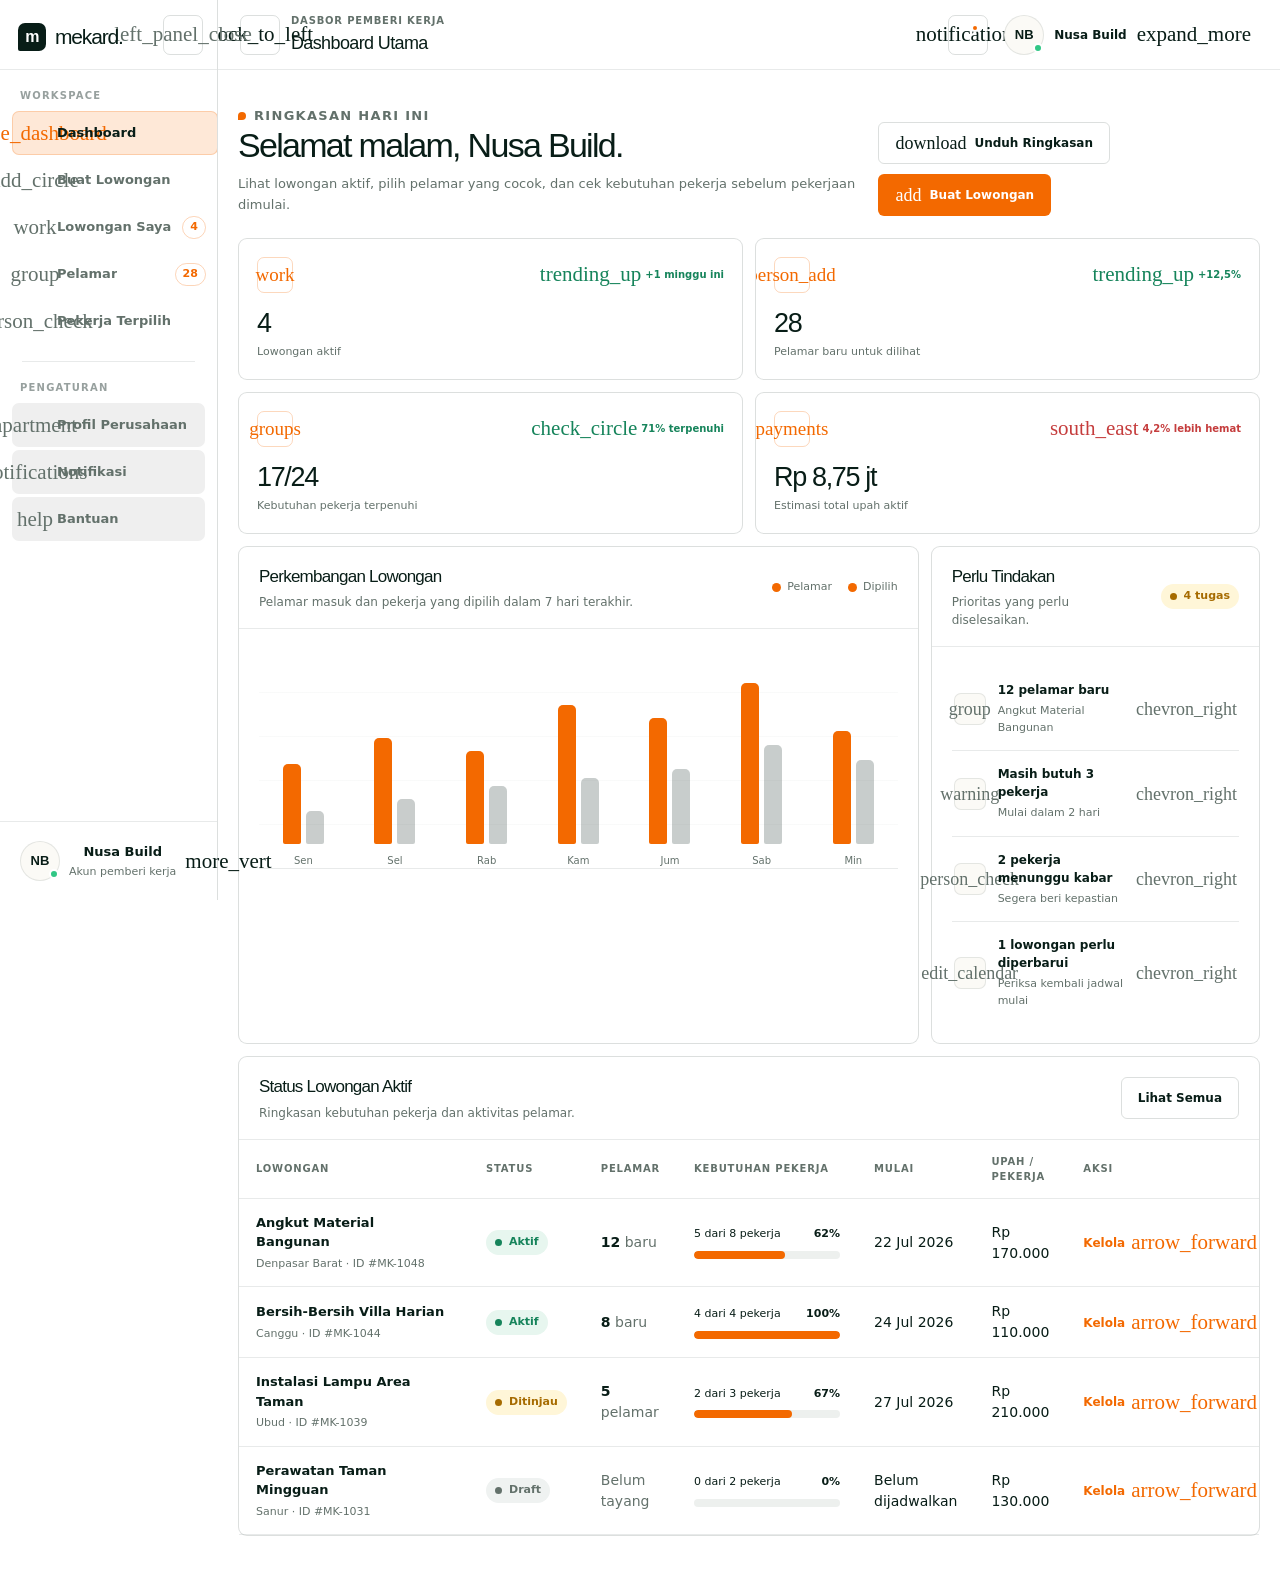
<file: index.html>
<!doctype html>
<html lang="id">
  <head>
    <meta charset="utf-8" />
    <meta name="viewport" content="width=device-width, initial-scale=1" />
    <meta http-equiv="refresh" content="0; url=./employer/dashboard/" />
    <title>Mekard Dashboard Pemberi Kerja</title>
  </head>
  <body>
    <p>Membuka <a href="./employer/dashboard/">Dashboard Pemberi Kerja Mekard</a>...</p>
  </body>
</html>
</file>
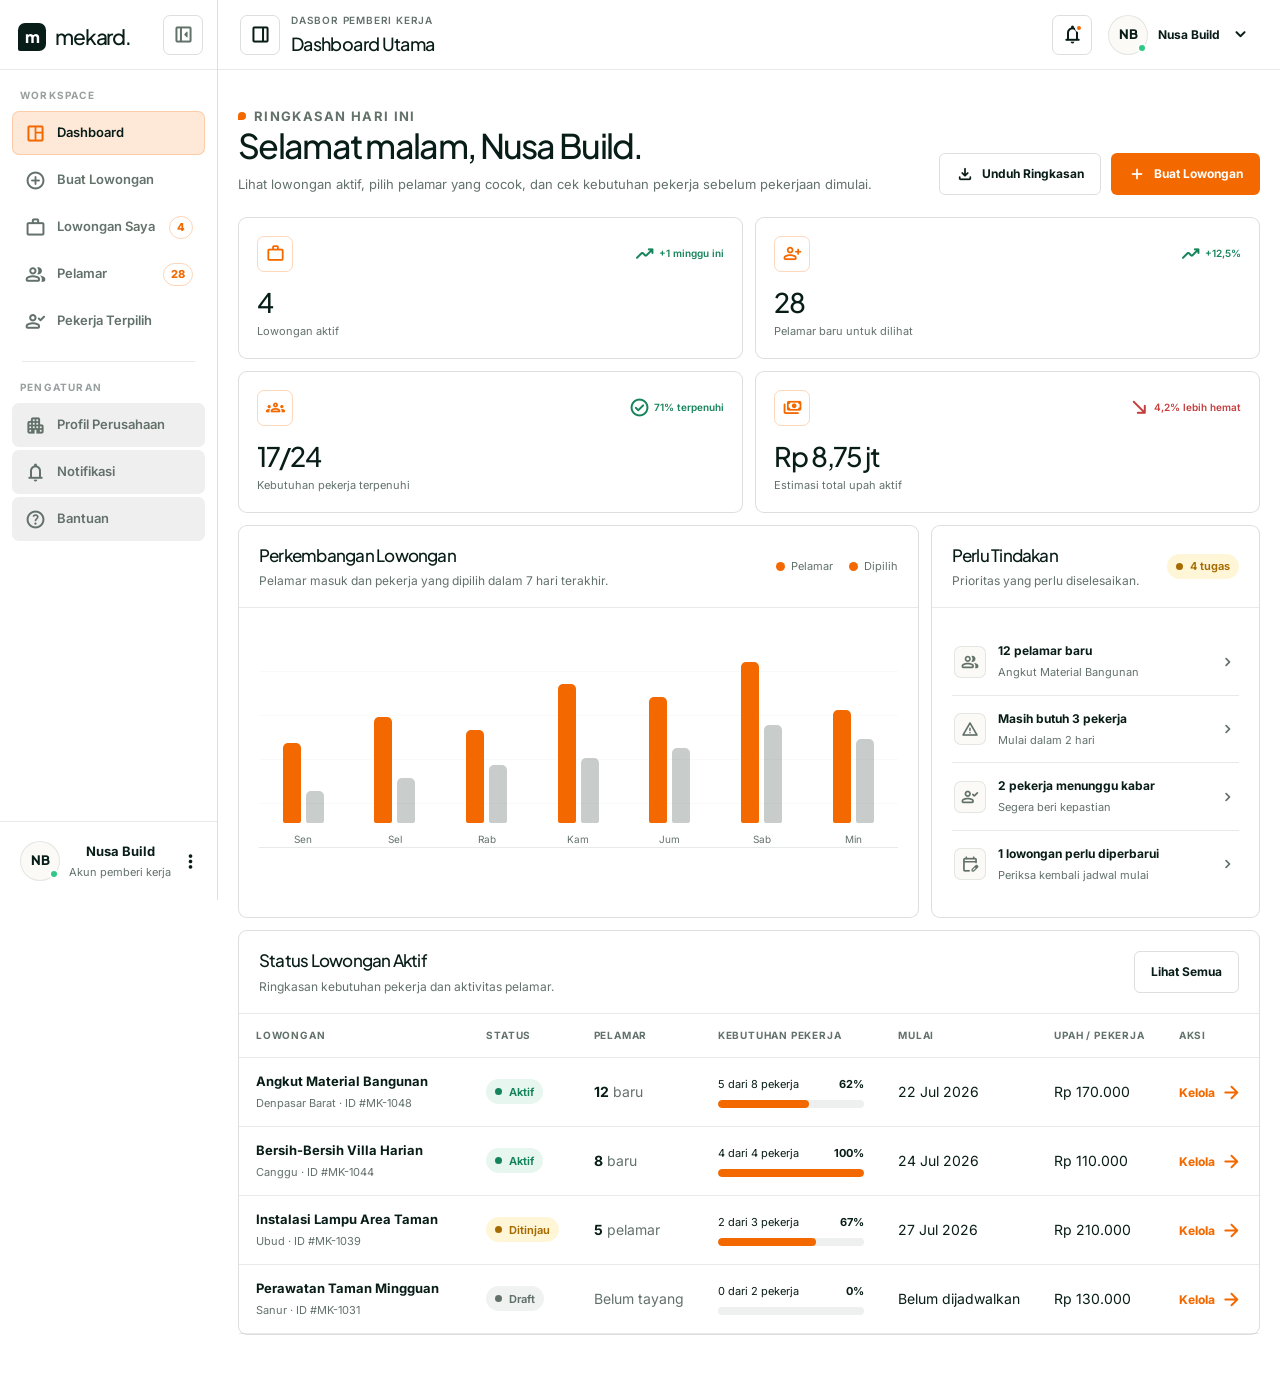
<file: employer/dashboard/index.html>
<!doctype html>
<html lang="id">
<head>
<meta charset="utf-8"/>
<meta content="width=device-width, initial-scale=1" name="viewport"/>
<meta content="Dashboard pemberi kerja untuk memantau lowongan, pelamar, kebutuhan pekerja, dan anggaran." name="description"/>
<title>Dashboard Utama | Mekard Pemberi Kerja</title>
<link href="https://fonts.googleapis.com" rel="preconnect"/>
<link crossorigin="" href="https://fonts.gstatic.com" rel="preconnect"/>
<link href="https://fonts.googleapis.com/css2?family=Inter:wght@400;500;600;700&amp;family=Plus+Jakarta+Sans:wght@500;600;700&amp;family=Material+Symbols+Rounded:opsz,wght,FILL,GRAD@20..48,400,0,0" rel="stylesheet"/>
<link href="../../assets/dashboard.css" rel="stylesheet"/>
</head>
<body>
<div class="mekard-dashboard" data-sidebar="normal">
<div class="app-shell">
<aside aria-label="Navigasi pemberi kerja" class="sidebar">
<div class="sidebar__header">
<a aria-label="Mekard, buka dashboard pemberi kerja" class="brand" href="./"><span aria-hidden="true" class="brand__symbol">m</span><span class="brand__word">mekard.</span></a>
<button aria-label="Perkecil sidebar" class="sidebar__quick-toggle" data-sidebar-close="" type="button"><span aria-hidden="true" class="material-symbols-rounded">left_panel_close</span></button>
</div>
<div class="sidebar__content">
<p class="sidebar__label">Workspace</p>
<nav class="sidebar__nav"><a class="nav-item is-active" data-tooltip="Dashboard" href="./">
<span aria-hidden="true" class="material-symbols-rounded nav-item__icon">space_dashboard</span><span class="nav-item__text">Dashboard</span>
</a><a class="nav-item" data-tooltip="Buat Lowongan" href="../jobs/create/">
<span aria-hidden="true" class="material-symbols-rounded nav-item__icon">add_circle</span><span class="nav-item__text">Buat Lowongan</span>
</a><a class="nav-item" data-tooltip="Lowongan Saya" href="../jobs/">
<span aria-hidden="true" class="material-symbols-rounded nav-item__icon">work</span><span class="nav-item__text">Lowongan Saya</span><span class="nav-item__badge">4</span>
</a><a class="nav-item" data-tooltip="Pelamar" href="../jobs/123/#applicants">
<span aria-hidden="true" class="material-symbols-rounded nav-item__icon">group</span><span class="nav-item__text">Pelamar</span><span class="nav-item__badge">28</span>
</a><a class="nav-item" data-tooltip="Pekerja Terpilih" href="../jobs/123/#work">
<span aria-hidden="true" class="material-symbols-rounded nav-item__icon">person_check</span><span class="nav-item__text">Pekerja Terpilih</span>
</a></nav>
<div class="sidebar__divider"></div>
<p class="sidebar__label">Pengaturan</p>
<nav class="sidebar__nav">
<button class="nav-item" data-demo-action="" data-demo-message="Bagian ini siap dihubungkan ke data produksi." data-demo-title="Profil Perusahaan" data-tooltip="Profil Perusahaan" type="button"><span aria-hidden="true" class="material-symbols-rounded nav-item__icon">apartment</span><span class="nav-item__text">Profil Perusahaan</span></button>
<button class="nav-item" data-demo-action="" data-demo-message="Bagian ini siap dihubungkan ke data produksi." data-demo-title="Notifikasi" data-tooltip="Notifikasi" type="button"><span aria-hidden="true" class="material-symbols-rounded nav-item__icon">notifications</span><span class="nav-item__text">Notifikasi</span></button>
<button class="nav-item" data-demo-action="" data-demo-message="Bagian ini siap dihubungkan ke data produksi." data-demo-title="Bantuan" data-tooltip="Bantuan" type="button"><span aria-hidden="true" class="material-symbols-rounded nav-item__icon">help</span><span class="nav-item__text">Bantuan</span></button>
</nav>
</div>
<div class="sidebar__footer">
<button class="sidebar-profile" data-demo-action="" data-demo-message="Nusa Build adalah akun pemberi kerja terverifikasi." data-demo-title="Profil perusahaan" id="profile" type="button">
<span class="avatar">NB</span><span class="sidebar-profile__copy"><strong>Nusa Build</strong><span>Akun pemberi kerja</span></span><span aria-hidden="true" class="material-symbols-rounded">more_vert</span>
</button>
</div>
</aside>
<button aria-label="Tutup navigasi" class="mobile-overlay" data-mobile-overlay="" type="button"></button>
<div class="main-shell">
<header class="topbar">
<div class="topbar__left">
<button aria-label="Ganti tampilan sidebar" class="icon-button sidebar-state-button" data-sidebar-cycle="" title="Ganti tampilan sidebar (Alt+S)" type="button"><span aria-hidden="true" class="material-symbols-rounded">dock_to_left</span></button>
<div class="page-heading"><span class="page-heading__eyebrow">Dasbor Pemberi Kerja</span><h1>Dashboard Utama</h1></div>
</div>
<div class="topbar__right"><label class="topbar-search">
<span aria-hidden="true" class="material-symbols-rounded">search</span><span class="sr-only">Cari lowongan atau pelamar...</span>
<input placeholder="Cari lowongan atau pelamar..." type="search" data-dashboard-search=""/>
</label>
<button aria-label="Notifikasi" class="icon-button notification-dot" data-demo-action="" data-demo-message="Ada 6 pembaruan baru dari pelamar." data-demo-title="Notifikasi" type="button"><span aria-hidden="true" class="material-symbols-rounded">notifications</span></button>
<button aria-label="Buka profil" class="header-profile" data-demo-action="" data-demo-message="Menu profil siap dihubungkan ke autentikasi produksi." data-demo-title="Profil" type="button"><span class="avatar">NB</span><span class="header-profile__copy"><strong>Nusa Build</strong><span>Pemberi kerja terverifikasi</span></span><span aria-hidden="true" class="material-symbols-rounded">expand_more</span></button>
</div>
</header>
<main class="app-content" id="main-content">
<section aria-labelledby="welcome-title" class="content-header"><div class="content-header__copy"><p class="kicker">Ringkasan hari ini</p><h2 id="welcome-title">Selamat malam, Nusa Build.</h2><p>Lihat lowongan aktif, pilih pelamar yang cocok, dan cek kebutuhan pekerja sebelum pekerjaan dimulai.</p></div><div class="content-header__actions"><button class="button button--outline" data-demo-action="" data-demo-message="Ringkasan kebutuhan pekerja sedang disiapkan." data-demo-title="Ringkasan diunduh" type="button"><span aria-hidden="true" class="material-symbols-rounded">download</span>Unduh Ringkasan</button><a class="button button--primary" href="../jobs/create/"><span aria-hidden="true" class="material-symbols-rounded">add</span>Buat Lowongan</a></div></section>
<section aria-label="Statistik utama" class="stats-grid"><article class="card metric-card"><div class="metric-card__top"><span class="metric-card__icon"><span aria-hidden="true" class="material-symbols-rounded">work</span></span><span class="metric-card__trend"><span aria-hidden="true" class="material-symbols-rounded">trending_up</span>+1 minggu ini</span></div><strong class="metric-card__value">4</strong><span class="metric-card__label">Lowongan aktif</span></article><article class="card metric-card"><div class="metric-card__top"><span class="metric-card__icon"><span aria-hidden="true" class="material-symbols-rounded">person_add</span></span><span class="metric-card__trend"><span aria-hidden="true" class="material-symbols-rounded">trending_up</span>+12,5%</span></div><strong class="metric-card__value">28</strong><span class="metric-card__label">Pelamar baru untuk dilihat</span></article><article class="card metric-card"><div class="metric-card__top"><span class="metric-card__icon"><span aria-hidden="true" class="material-symbols-rounded">groups</span></span><span class="metric-card__trend"><span aria-hidden="true" class="material-symbols-rounded">check_circle</span>71% terpenuhi</span></div><strong class="metric-card__value">17/24</strong><span class="metric-card__label">Kebutuhan pekerja terpenuhi</span></article><article class="card metric-card"><div class="metric-card__top"><span class="metric-card__icon"><span aria-hidden="true" class="material-symbols-rounded">payments</span></span><span class="metric-card__trend is-down"><span aria-hidden="true" class="material-symbols-rounded">south_east</span>4,2% lebih hemat</span></div><strong class="metric-card__value">Rp 8,75 jt</strong><span class="metric-card__label">Estimasi total upah aktif</span></article></section>
<section class="dashboard-grid"><article class="card chart-shell"><header class="card__header"><div class="card__header-copy"><h3 class="card-title">Perkembangan Lowongan</h3><p>Pelamar masuk dan pekerja yang dipilih dalam 7 hari terakhir.</p></div><div aria-label="Legenda grafik" class="chart-legend"><span><i></i> Pelamar</span><span><i></i> Dipilih</span></div></header><div class="card__body"><div aria-label="Grafik pelamar dan pekerja yang dipilih selama tujuh hari" class="bar-chart" role="img"><div class="bar-chart__item"><div class="bar-chart__bars"><span class="bar-chart__bar" style="height:44%"></span><span class="bar-chart__bar bar-chart__bar--secondary" style="height:18%"></span></div><span class="bar-chart__label">Sen</span></div><div class="bar-chart__item"><div class="bar-chart__bars"><span class="bar-chart__bar" style="height:58%"></span><span class="bar-chart__bar bar-chart__bar--secondary" style="height:25%"></span></div><span class="bar-chart__label">Sel</span></div><div class="bar-chart__item"><div class="bar-chart__bars"><span class="bar-chart__bar" style="height:51%"></span><span class="bar-chart__bar bar-chart__bar--secondary" style="height:32%"></span></div><span class="bar-chart__label">Rab</span></div><div class="bar-chart__item"><div class="bar-chart__bars"><span class="bar-chart__bar" style="height:76%"></span><span class="bar-chart__bar bar-chart__bar--secondary" style="height:36%"></span></div><span class="bar-chart__label">Kam</span></div><div class="bar-chart__item"><div class="bar-chart__bars"><span class="bar-chart__bar" style="height:69%"></span><span class="bar-chart__bar bar-chart__bar--secondary" style="height:41%"></span></div><span class="bar-chart__label">Jum</span></div><div class="bar-chart__item"><div class="bar-chart__bars"><span class="bar-chart__bar" style="height:88%"></span><span class="bar-chart__bar bar-chart__bar--secondary" style="height:54%"></span></div><span class="bar-chart__label">Sab</span></div><div class="bar-chart__item"><div class="bar-chart__bars"><span class="bar-chart__bar" style="height:62%"></span><span class="bar-chart__bar bar-chart__bar--secondary" style="height:46%"></span></div><span class="bar-chart__label">Min</span></div></div></div></article><aside class="card"><header class="card__header"><div class="card__header-copy"><h3 class="card-title">Perlu Tindakan</h3><p>Prioritas yang perlu diselesaikan.</p></div><span class="status status--pending">4 tugas</span></header><div class="card__body"><div class="action-list"><a class="action-item" href="../jobs/123/"><span aria-hidden="true" class="material-symbols-rounded action-item__icon">group</span><span class="action-item__copy"><strong>12 pelamar baru</strong><span>Angkut Material Bangunan</span></span><span aria-hidden="true" class="material-symbols-rounded">chevron_right</span></a><a class="action-item" href="../jobs/123/"><span aria-hidden="true" class="material-symbols-rounded action-item__icon">warning</span><span class="action-item__copy"><strong>Masih butuh 3 pekerja</strong><span>Mulai dalam 2 hari</span></span><span aria-hidden="true" class="material-symbols-rounded">chevron_right</span></a><a class="action-item" href="../jobs/123/#applicants"><span aria-hidden="true" class="material-symbols-rounded action-item__icon">person_check</span><span class="action-item__copy"><strong>2 pekerja menunggu kabar</strong><span>Segera beri kepastian</span></span><span aria-hidden="true" class="material-symbols-rounded">chevron_right</span></a><a class="action-item" href="../jobs/create/"><span aria-hidden="true" class="material-symbols-rounded action-item__icon">edit_calendar</span><span class="action-item__copy"><strong>1 lowongan perlu diperbarui</strong><span>Periksa kembali jadwal mulai</span></span><span aria-hidden="true" class="material-symbols-rounded">chevron_right</span></a></div></div></aside></section>
<section aria-labelledby="jobs-table-title" class="card table-card"><header class="card__header"><div class="card__header-copy"><h3 class="card-title" id="jobs-table-title">Status Lowongan Aktif</h3><p>Ringkasan kebutuhan pekerja dan aktivitas pelamar.</p></div><a class="button button--outline button--small" href="../jobs/">Lihat Semua</a></header><div class="table-scroll"><table class="data-table"><thead><tr><th>Lowongan</th><th>Status</th><th>Pelamar</th><th>Kebutuhan pekerja</th><th>Mulai</th><th>Upah / pekerja</th><th>Aksi</th></tr></thead><tbody><tr data-dashboard-job-row="" data-dashboard-search-value="Angkut Material Bangunan Denpasar Barat · ID #MK-1048"><td class="job-cell"><strong>Angkut Material Bangunan</strong><span>Denpasar Barat · ID #MK-1048</span></td><td><span class="status status--active">Aktif</span></td><td><strong>12</strong> <span class="muted">baru</span></td><td class="quota-cell"><div class="quota-cell__top"><span>5 dari 8 pekerja</span><strong>62%</strong></div><div class="progress"><div class="progress__bar" style="width:62%"></div></div></td><td>22 Jul 2026</td><td>Rp 170.000</td><td><a class="table-link" href="../jobs/123/">Kelola<span aria-hidden="true" class="material-symbols-rounded">arrow_forward</span></a></td></tr><tr data-dashboard-job-row="" data-dashboard-search-value="Bersih-Bersih Villa Harian Canggu · ID #MK-1044"><td class="job-cell"><strong>Bersih-Bersih Villa Harian</strong><span>Canggu · ID #MK-1044</span></td><td><span class="status status--active">Aktif</span></td><td><strong>8</strong> <span class="muted">baru</span></td><td class="quota-cell"><div class="quota-cell__top"><span>4 dari 4 pekerja</span><strong>100%</strong></div><div class="progress"><div class="progress__bar" style="width:100%"></div></div></td><td>24 Jul 2026</td><td>Rp 110.000</td><td><a class="table-link" href="../jobs/123/">Kelola<span aria-hidden="true" class="material-symbols-rounded">arrow_forward</span></a></td></tr><tr data-dashboard-job-row="" data-dashboard-search-value="Instalasi Lampu Area Taman Ubud · ID #MK-1039"><td class="job-cell"><strong>Instalasi Lampu Area Taman</strong><span>Ubud · ID #MK-1039</span></td><td><span class="status status--pending">Ditinjau</span></td><td><strong>5</strong> <span class="muted">pelamar</span></td><td class="quota-cell"><div class="quota-cell__top"><span>2 dari 3 pekerja</span><strong>67%</strong></div><div class="progress"><div class="progress__bar" style="width:67%"></div></div></td><td>27 Jul 2026</td><td>Rp 210.000</td><td><a class="table-link" href="../jobs/123/">Kelola<span aria-hidden="true" class="material-symbols-rounded">arrow_forward</span></a></td></tr><tr data-dashboard-job-row="" data-dashboard-search-value="Perawatan Taman Mingguan Sanur · ID #MK-1031"><td class="job-cell"><strong>Perawatan Taman Mingguan</strong><span>Sanur · ID #MK-1031</span></td><td><span class="status status--draft">Draft</span></td><td><span class="muted">Belum tayang</span></td><td class="quota-cell"><div class="quota-cell__top"><span>0 dari 2 pekerja</span><strong>0%</strong></div><div class="progress"><div class="progress__bar" style="width:0%"></div></div></td><td>Belum dijadwalkan</td><td>Rp 130.000</td><td><a class="table-link" href="../jobs/create/">Kelola<span aria-hidden="true" class="material-symbols-rounded">arrow_forward</span></a></td></tr><tr data-dashboard-empty="" hidden><td class="muted" colspan="7">Tidak ada lowongan yang cocok dengan pencarian.</td></tr></tbody></table></div></section>
</main>
</div>
</div>
<div aria-live="polite" class="toast-region" data-toast-region=""></div>
</div>
<script src="../../assets/dashboard.js"></script>
</body>
</html>
</file>
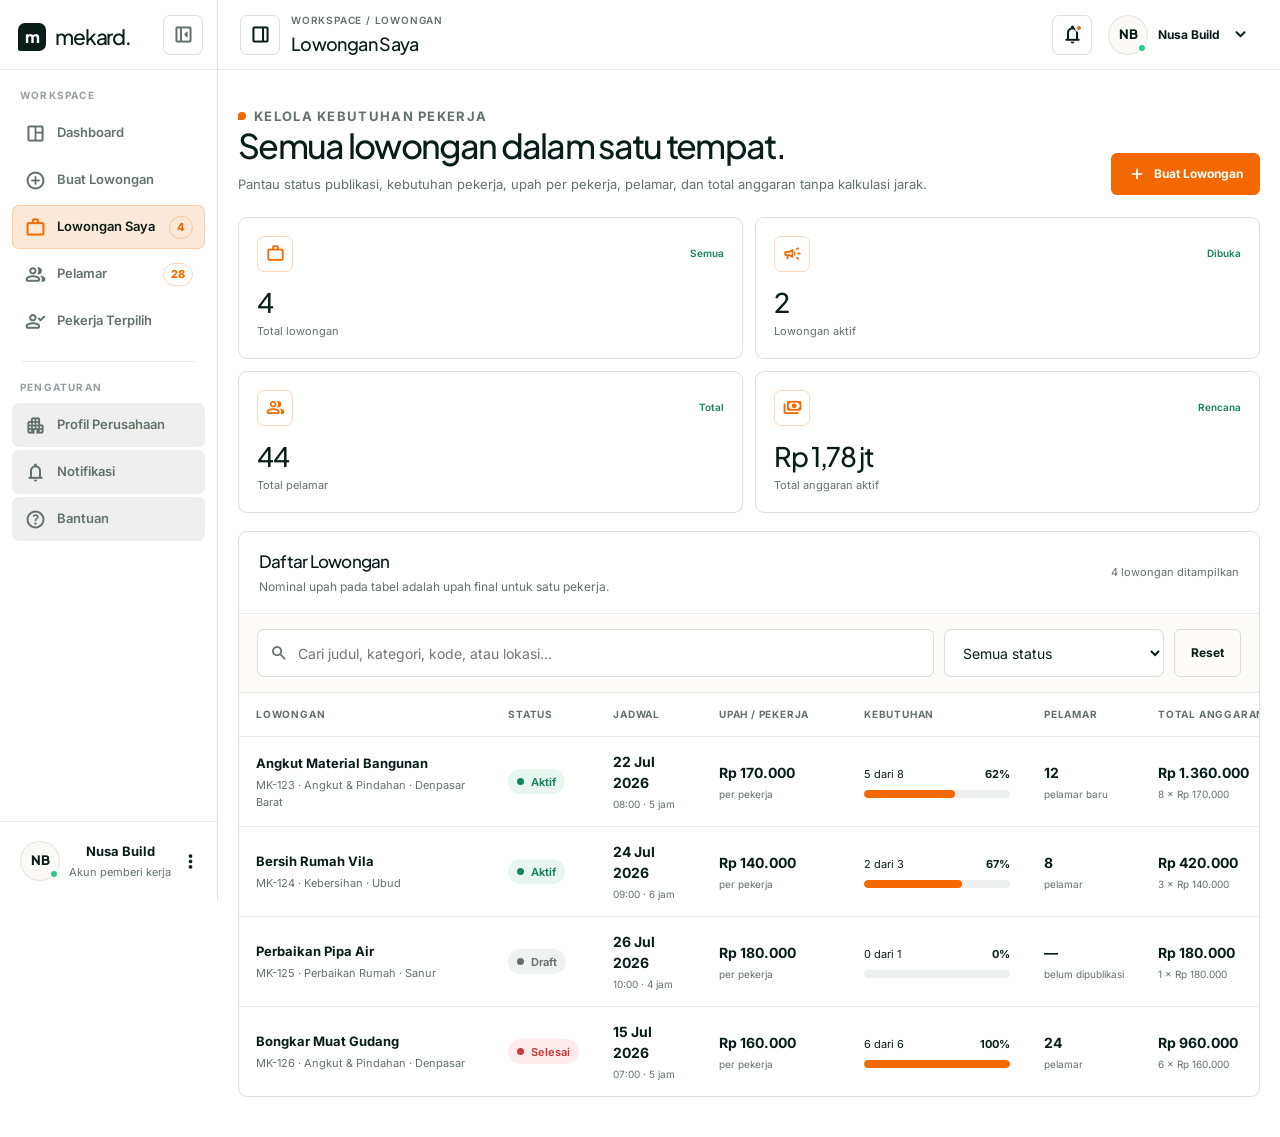
<file: employer/jobs/index.html>
<!doctype html>
<html lang="id">
  <head>
    <meta charset="utf-8" />
    <meta content="width=device-width, initial-scale=1" name="viewport" />
    <meta
      content="Daftar lowongan pemberi kerja dengan filter status, kebutuhan pekerja, upah, dan anggaran."
      name="description"
    />
    <title>Lowongan Saya | Mekard Pemberi Kerja</title>
    <link href="https://fonts.googleapis.com" rel="preconnect" />
    <link crossorigin="" href="https://fonts.gstatic.com" rel="preconnect" />
    <link
      href="https://fonts.googleapis.com/css2?family=Inter:wght@400;500;600;700&amp;family=Plus+Jakarta+Sans:wght@500;600;700&amp;family=Material+Symbols+Rounded:opsz,wght,FILL,GRAD@20..48,400,0,0"
      rel="stylesheet"
    />
    <link href="../../assets/dashboard.css" rel="stylesheet" />
  </head>
  <body>
    <div class="mekard-dashboard" data-sidebar="normal">
      <div class="app-shell">
        <aside aria-label="Navigasi pemberi kerja" class="sidebar">
          <div class="sidebar__header">
            <a
              aria-label="Mekard, buka dashboard pemberi kerja"
              class="brand"
              href="../"
              ><span aria-hidden="true" class="brand__symbol">m</span
              ><span class="brand__word">mekard.</span></a
            >
            <button
              aria-label="Perkecil sidebar"
              class="sidebar__quick-toggle"
              data-sidebar-close=""
              type="button"
            >
              <span aria-hidden="true" class="material-symbols-rounded"
                >left_panel_close</span
              >
            </button>
          </div>
          <div class="sidebar__content">
            <p class="sidebar__label">Workspace</p>
            <nav class="sidebar__nav">
              <a class="nav-item" data-tooltip="Dashboard" href="../">
                <span
                  aria-hidden="true"
                  class="material-symbols-rounded nav-item__icon"
                  >space_dashboard</span
                ><span class="nav-item__text">Dashboard</span> </a
              ><a class="nav-item" data-tooltip="Buat Lowongan" href="create/">
                <span
                  aria-hidden="true"
                  class="material-symbols-rounded nav-item__icon"
                  >add_circle</span
                ><span class="nav-item__text">Buat Lowongan</span> </a
              ><a
                class="nav-item is-active"
                data-tooltip="Lowongan Saya"
                href="./"
              >
                <span
                  aria-hidden="true"
                  class="material-symbols-rounded nav-item__icon"
                  >work</span
                ><span class="nav-item__text">Lowongan Saya</span
                ><span class="nav-item__badge">4</span> </a
              ><a
                class="nav-item"
                data-tooltip="Pelamar"
                href="123/#applicants"
              >
                <span
                  aria-hidden="true"
                  class="material-symbols-rounded nav-item__icon"
                  >group</span
                ><span class="nav-item__text">Pelamar</span
                ><span class="nav-item__badge">28</span> </a
              ><a
                class="nav-item"
                data-tooltip="Pekerja Terpilih"
                href="123/#work"
              >
                <span
                  aria-hidden="true"
                  class="material-symbols-rounded nav-item__icon"
                  >person_check</span
                ><span class="nav-item__text">Pekerja Terpilih</span>
              </a>
            </nav>
            <div class="sidebar__divider"></div>
            <p class="sidebar__label">Pengaturan</p>
            <nav class="sidebar__nav">
              <button
                class="nav-item"
                data-demo-action=""
                data-demo-message="Bagian ini siap dihubungkan ke data produksi."
                data-demo-title="Profil Perusahaan"
                data-tooltip="Profil Perusahaan"
                type="button"
              >
                <span
                  aria-hidden="true"
                  class="material-symbols-rounded nav-item__icon"
                  >apartment</span
                ><span class="nav-item__text">Profil Perusahaan</span>
              </button>
              <button
                class="nav-item"
                data-demo-action=""
                data-demo-message="Bagian ini siap dihubungkan ke data produksi."
                data-demo-title="Notifikasi"
                data-tooltip="Notifikasi"
                type="button"
              >
                <span
                  aria-hidden="true"
                  class="material-symbols-rounded nav-item__icon"
                  >notifications</span
                ><span class="nav-item__text">Notifikasi</span>
              </button>
              <button
                class="nav-item"
                data-demo-action=""
                data-demo-message="Bagian ini siap dihubungkan ke data produksi."
                data-demo-title="Bantuan"
                data-tooltip="Bantuan"
                type="button"
              >
                <span
                  aria-hidden="true"
                  class="material-symbols-rounded nav-item__icon"
                  >help</span
                ><span class="nav-item__text">Bantuan</span>
              </button>
            </nav>
          </div>
          <div class="sidebar__footer">
            <button
              class="sidebar-profile"
              data-demo-action=""
              data-demo-message="Nusa Build adalah akun pemberi kerja terverifikasi."
              data-demo-title="Profil perusahaan"
              id="profile"
              type="button"
            >
              <span class="avatar">NB</span
              ><span class="sidebar-profile__copy"
                ><strong>Nusa Build</strong
                ><span>Akun pemberi kerja</span></span
              ><span aria-hidden="true" class="material-symbols-rounded"
                >more_vert</span
              >
            </button>
          </div>
        </aside>
        <button
          aria-label="Tutup navigasi"
          class="mobile-overlay"
          data-mobile-overlay=""
          type="button"
        ></button>
        <div class="main-shell">
          <header class="topbar">
            <div class="topbar__left">
              <button
                aria-label="Ganti tampilan sidebar"
                class="icon-button sidebar-state-button"
                data-sidebar-cycle=""
                title="Ganti tampilan sidebar (Alt+S)"
                type="button"
              >
                <span aria-hidden="true" class="material-symbols-rounded"
                  >dock_to_left</span
                >
              </button>
              <div class="page-heading">
                <span class="page-heading__eyebrow">Workspace / Lowongan</span>
                <h1>Lowongan Saya</h1>
              </div>
            </div>
            <div class="topbar__right">
              <button
                aria-label="Notifikasi"
                class="icon-button notification-dot"
                data-demo-action=""
                data-demo-message="Ada 6 pembaruan baru dari pelamar."
                data-demo-title="Notifikasi"
                type="button"
              >
                <span aria-hidden="true" class="material-symbols-rounded"
                  >notifications</span
                >
              </button>
              <button
                aria-label="Buka profil"
                class="header-profile"
                data-demo-action=""
                data-demo-message="Menu profil siap dihubungkan ke autentikasi produksi."
                data-demo-title="Profil"
                type="button"
              >
                <span class="avatar">NB</span
                ><span class="header-profile__copy"
                  ><strong>Nusa Build</strong
                  ><span>Pemberi kerja terverifikasi</span></span
                ><span aria-hidden="true" class="material-symbols-rounded"
                  >expand_more</span
                >
              </button>
            </div>
          </header>
          <main class="app-content" id="main-content">
            <section class="content-header">
              <div class="content-header__copy">
                <p class="kicker">Kelola kebutuhan pekerja</p>
                <h2>Semua lowongan dalam satu tempat.</h2>
                <p>
                  Pantau status publikasi, kebutuhan pekerja, upah per pekerja,
                  pelamar, dan total anggaran tanpa kalkulasi jarak.
                </p>
              </div>
              <div class="content-header__actions">
                <a class="button button--primary" href="create/"
                  ><span aria-hidden="true" class="material-symbols-rounded"
                    >add</span
                  >Buat Lowongan</a
                >
              </div>
            </section>
            <section
              aria-label="Ringkasan lowongan"
              class="stats-grid job-list-stats"
            >
              <article class="card metric-card">
                <div class="metric-card__top">
                  <span class="metric-card__icon"
                    ><span aria-hidden="true" class="material-symbols-rounded"
                      >work</span
                    ></span
                  ><span class="metric-card__trend">Semua</span>
                </div>
                <strong class="metric-card__value">4</strong
                ><span class="metric-card__label">Total lowongan</span>
              </article>
              <article class="card metric-card">
                <div class="metric-card__top">
                  <span class="metric-card__icon"
                    ><span aria-hidden="true" class="material-symbols-rounded"
                      >campaign</span
                    ></span
                  ><span class="metric-card__trend">Dibuka</span>
                </div>
                <strong class="metric-card__value">2</strong
                ><span class="metric-card__label">Lowongan aktif</span>
              </article>
              <article class="card metric-card">
                <div class="metric-card__top">
                  <span class="metric-card__icon"
                    ><span aria-hidden="true" class="material-symbols-rounded"
                      >group</span
                    ></span
                  ><span class="metric-card__trend">Total</span>
                </div>
                <strong class="metric-card__value">44</strong
                ><span class="metric-card__label">Total pelamar</span>
              </article>
              <article class="card metric-card">
                <div class="metric-card__top">
                  <span class="metric-card__icon"
                    ><span aria-hidden="true" class="material-symbols-rounded"
                      >payments</span
                    ></span
                  ><span class="metric-card__trend">Rencana</span>
                </div>
                <strong class="metric-card__value">Rp 1,78 jt</strong
                ><span class="metric-card__label">Total anggaran aktif</span>
              </article>
            </section>
            <section class="card table-card job-list-card">
              <header class="card__header job-list-header">
                <div class="card__header-copy">
                  <h3 class="card-title">Daftar Lowongan</h3>
                  <p>
                    Nominal upah pada tabel adalah upah final untuk satu
                    pekerja.
                  </p>
                </div>
                <div class="inline-actions">
                  <span class="muted job-result" data-job-result=""
                    >4 lowongan ditampilkan</span
                  >
                </div>
              </header>
              <div class="job-list-toolbar">
                <label class="filter-input"
                  ><span aria-hidden="true" class="material-symbols-rounded"
                    >search</span
                  ><span class="sr-only">Cari lowongan</span
                  ><input
                    class="input"
                    data-job-search=""
                    placeholder="Cari judul, kategori, kode, atau lokasi..."
                    type="search" /></label
                ><label
                  ><span class="sr-only">Filter status</span
                  ><select class="select" data-job-status="">
                    <option value="all">Semua status</option>
                    <option value="active">Aktif</option>
                    <option value="draft">Draft</option>
                    <option value="paused">Dijeda</option>
                    <option value="completed">Selesai</option>
                  </select></label
                ><button
                  class="button button--outline"
                  data-job-reset=""
                  type="button"
                >
                  Reset
                </button>
              </div>
              <div class="table-scroll">
                <table class="data-table job-list-table">
                  <thead>
                    <tr>
                      <th>Lowongan</th>
                      <th>Status</th>
                      <th>Jadwal</th>
                      <th>Upah / pekerja</th>
                      <th>Kebutuhan</th>
                      <th>Pelamar</th>
                      <th>Total anggaran</th>
                      <th>Aksi</th>
                    </tr>
                  </thead>
                  <tbody>
                    <tr
                      data-job-row=""
                      data-job-search-value="Angkut Material Bangunan Angkut &amp; Pindahan MK-123 Denpasar Barat"
                      data-job-status-value="active"
                    >
                      <td class="job-cell">
                        <strong>Angkut Material Bangunan</strong
                        ><span
                          >MK-123 · Angkut &amp; Pindahan · Denpasar Barat</span
                        >
                      </td>
                      <td><span class="status status--active">Aktif</span></td>
                      <td>
                        <strong>22 Jul 2026</strong
                        ><span class="table-meta">08:00 · 5 jam</span>
                      </td>
                      <td class="wage-cell">
                        <strong>Rp 170.000</strong><span>per pekerja</span>
                      </td>
                      <td class="quota-cell">
                        <div class="quota-cell__top">
                          <span>5 dari 8</span><strong>62%</strong>
                        </div>
                        <div class="progress">
                          <div class="progress__bar" style="width: 62%"></div>
                        </div>
                      </td>
                      <td>
                        <strong>12</strong
                        ><span class="table-meta">pelamar baru</span>
                      </td>
                      <td class="budget-cell">
                        <strong>Rp 1.360.000</strong><span>8 × Rp 170.000</span>
                      </td>
                      <td>
                        <div class="job-table-actions">
                          <a class="table-link" href="123/"
                            >Kelola<span
                              aria-hidden="true"
                              class="material-symbols-rounded"
                              >arrow_forward</span
                            ></a
                          >
                        </div>
                      </td>
                    </tr>
                    <tr
                      data-job-row=""
                      data-job-search-value="Bersih Rumah Vila Kebersihan MK-124 Ubud"
                      data-job-status-value="active"
                    >
                      <td class="job-cell">
                        <strong>Bersih Rumah Vila</strong
                        ><span>MK-124 · Kebersihan · Ubud</span>
                      </td>
                      <td><span class="status status--active">Aktif</span></td>
                      <td>
                        <strong>24 Jul 2026</strong
                        ><span class="table-meta">09:00 · 6 jam</span>
                      </td>
                      <td class="wage-cell">
                        <strong>Rp 140.000</strong><span>per pekerja</span>
                      </td>
                      <td class="quota-cell">
                        <div class="quota-cell__top">
                          <span>2 dari 3</span><strong>67%</strong>
                        </div>
                        <div class="progress">
                          <div class="progress__bar" style="width: 67%"></div>
                        </div>
                      </td>
                      <td>
                        <strong>8</strong
                        ><span class="table-meta">pelamar</span>
                      </td>
                      <td class="budget-cell">
                        <strong>Rp 420.000</strong><span>3 × Rp 140.000</span>
                      </td>
                      <td>
                        <div class="job-table-actions">
                          <a class="table-link" href="123/"
                            >Kelola<span
                              aria-hidden="true"
                              class="material-symbols-rounded"
                              >arrow_forward</span
                            ></a
                          >
                        </div>
                      </td>
                    </tr>
                    <tr
                      data-job-row=""
                      data-job-search-value="Perbaikan Pipa Air Perbaikan Rumah MK-125 Sanur"
                      data-job-status-value="draft"
                    >
                      <td class="job-cell">
                        <strong>Perbaikan Pipa Air</strong
                        ><span>MK-125 · Perbaikan Rumah · Sanur</span>
                      </td>
                      <td><span class="status status--draft">Draft</span></td>
                      <td>
                        <strong>26 Jul 2026</strong
                        ><span class="table-meta">10:00 · 4 jam</span>
                      </td>
                      <td class="wage-cell">
                        <strong>Rp 180.000</strong><span>per pekerja</span>
                      </td>
                      <td class="quota-cell">
                        <div class="quota-cell__top">
                          <span>0 dari 1</span><strong>0%</strong>
                        </div>
                        <div class="progress">
                          <div class="progress__bar" style="width: 0%"></div>
                        </div>
                      </td>
                      <td>
                        <strong>—</strong
                        ><span class="table-meta">belum dipublikasi</span>
                      </td>
                      <td class="budget-cell">
                        <strong>Rp 180.000</strong><span>1 × Rp 180.000</span>
                      </td>
                      <td>
                        <div class="job-table-actions">
                          <a class="table-link" href="create/"
                            >Lanjutkan<span
                              aria-hidden="true"
                              class="material-symbols-rounded"
                              >edit</span
                            ></a
                          >
                        </div>
                      </td>
                    </tr>
                    <tr
                      data-job-row=""
                      data-job-search-value="Bongkar Muat Gudang Angkut &amp; Pindahan MK-126 Denpasar"
                      data-job-status-value="completed"
                    >
                      <td class="job-cell">
                        <strong>Bongkar Muat Gudang</strong
                        ><span>MK-126 · Angkut &amp; Pindahan · Denpasar</span>
                      </td>
                      <td>
                        <span class="status status--closed">Selesai</span>
                      </td>
                      <td>
                        <strong>15 Jul 2026</strong
                        ><span class="table-meta">07:00 · 5 jam</span>
                      </td>
                      <td class="wage-cell">
                        <strong>Rp 160.000</strong><span>per pekerja</span>
                      </td>
                      <td class="quota-cell">
                        <div class="quota-cell__top">
                          <span>6 dari 6</span><strong>100%</strong>
                        </div>
                        <div class="progress">
                          <div class="progress__bar" style="width: 100%"></div>
                        </div>
                      </td>
                      <td>
                        <strong>24</strong
                        ><span class="table-meta">pelamar</span>
                      </td>
                      <td class="budget-cell">
                        <strong>Rp 960.000</strong><span>6 × Rp 160.000</span>
                      </td>
                      <td>
                        <div class="job-table-actions">
                          <a class="table-link" href="123/"
                            >Lihat catatan<span
                              aria-hidden="true"
                              class="material-symbols-rounded"
                              >description</span
                            ></a
                          >
                        </div>
                      </td>
                    </tr>
                  </tbody>
                </table>
              </div>
              <div class="job-list-empty" data-job-empty="" hidden>
                <span aria-hidden="true" class="material-symbols-rounded"
                  >search_off</span
                ><strong>Lowongan tidak ditemukan</strong
                ><span>Coba ubah kata pencarian atau filter status.</span>
              </div>
            </section>
          </main>
        </div>
      </div>
      <div aria-live="polite" class="toast-region" data-toast-region=""></div>
    </div>
    <script src="../../assets/dashboard.js"></script>
  </body>
</html>
</file>
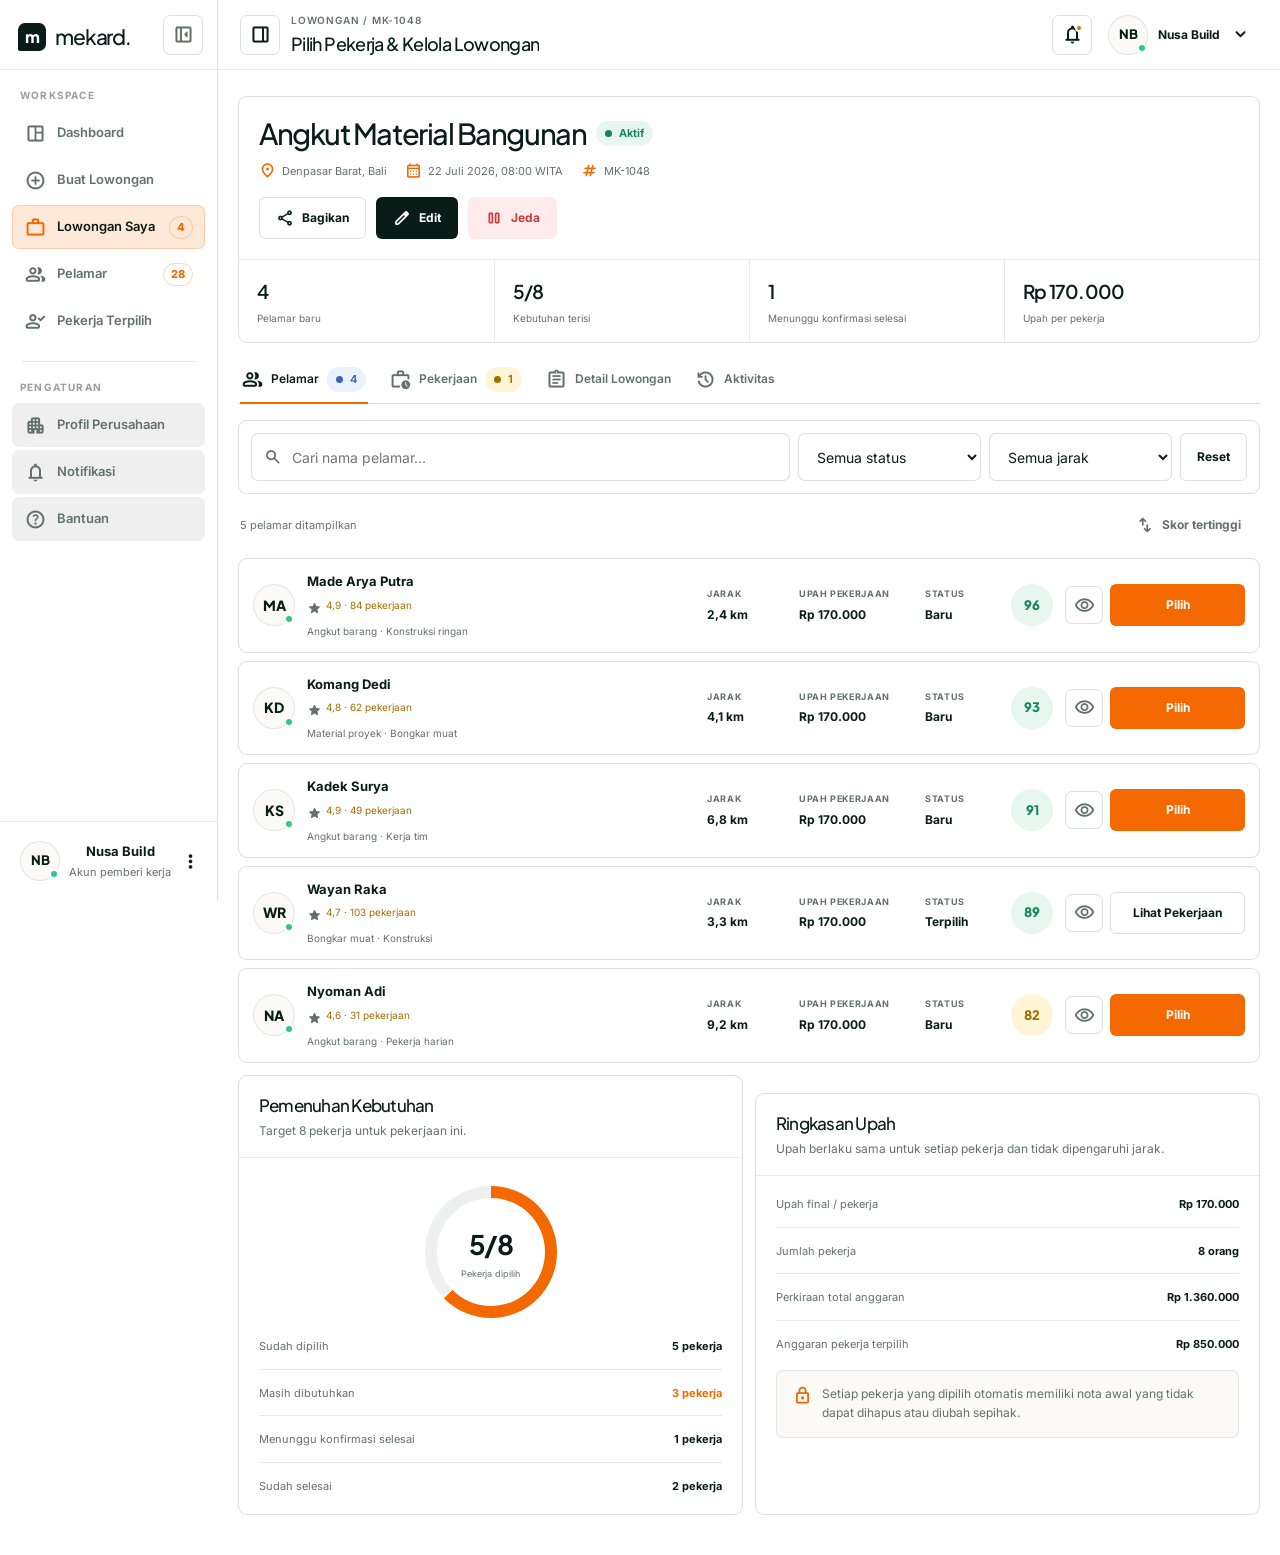
<file: employer/jobs/123/index.html>
<!doctype html>
<html lang="id">
<head>
<meta charset="utf-8"/>
<meta content="width=device-width, initial-scale=1" name="viewport"/>
<meta content="Halaman pemberi kerja untuk mengelola pelamar, riwayat pekerjaan, nota kesepakatan, dan penyelesaian kerja." name="description"/>
<title>Pilih Pekerja &amp; Kelola Lowongan | Mekard Pemberi Kerja</title>
<link href="https://fonts.googleapis.com" rel="preconnect"/>
<link crossorigin="" href="https://fonts.gstatic.com" rel="preconnect"/>
<link href="https://fonts.googleapis.com/css2?family=Inter:wght@400;500;600;700&amp;family=Plus+Jakarta+Sans:wght@500;600;700&amp;family=Material+Symbols+Rounded:opsz,wght,FILL,GRAD@20..48,400,0,0" rel="stylesheet"/>
<link href="../../../assets/dashboard.css" rel="stylesheet"/>
</head>
<body>
<div class="mekard-dashboard" data-sidebar="normal">
<div class="app-shell">
<aside aria-label="Navigasi pemberi kerja" class="sidebar">
<div class="sidebar__header">
<a aria-label="Mekard, buka dashboard pemberi kerja" class="brand" href="../../"><span aria-hidden="true" class="brand__symbol">m</span><span class="brand__word">mekard.</span></a>
<button aria-label="Perkecil sidebar" class="sidebar__quick-toggle" data-sidebar-close="" type="button"><span aria-hidden="true" class="material-symbols-rounded">left_panel_close</span></button>
</div>
<div class="sidebar__content">
<p class="sidebar__label">Workspace</p>
<nav class="sidebar__nav"><a class="nav-item" data-tooltip="Dashboard" href="../../">
<span aria-hidden="true" class="material-symbols-rounded nav-item__icon">space_dashboard</span><span class="nav-item__text">Dashboard</span>
</a><a class="nav-item" data-tooltip="Buat Lowongan" href="../create/">
<span aria-hidden="true" class="material-symbols-rounded nav-item__icon">add_circle</span><span class="nav-item__text">Buat Lowongan</span>
</a><a class="nav-item is-active" data-tooltip="Lowongan Saya" href="../">
<span aria-hidden="true" class="material-symbols-rounded nav-item__icon">work</span><span class="nav-item__text">Lowongan Saya</span><span class="nav-item__badge">4</span>
</a><a class="nav-item" data-tooltip="Pelamar" href="./#applicants">
<span aria-hidden="true" class="material-symbols-rounded nav-item__icon">group</span><span class="nav-item__text">Pelamar</span><span class="nav-item__badge">28</span>
</a><a class="nav-item" data-tooltip="Pekerja Terpilih" href="./#work">
<span aria-hidden="true" class="material-symbols-rounded nav-item__icon">person_check</span><span class="nav-item__text">Pekerja Terpilih</span>
</a></nav>
<div class="sidebar__divider"></div>
<p class="sidebar__label">Pengaturan</p>
<nav class="sidebar__nav">
<button class="nav-item" data-demo-action="" data-demo-message="Bagian ini siap dihubungkan ke data produksi." data-demo-title="Profil Perusahaan" data-tooltip="Profil Perusahaan" type="button"><span aria-hidden="true" class="material-symbols-rounded nav-item__icon">apartment</span><span class="nav-item__text">Profil Perusahaan</span></button>
<button class="nav-item" data-demo-action="" data-demo-message="Bagian ini siap dihubungkan ke data produksi." data-demo-title="Notifikasi" data-tooltip="Notifikasi" type="button"><span aria-hidden="true" class="material-symbols-rounded nav-item__icon">notifications</span><span class="nav-item__text">Notifikasi</span></button>
<button class="nav-item" data-demo-action="" data-demo-message="Bagian ini siap dihubungkan ke data produksi." data-demo-title="Bantuan" data-tooltip="Bantuan" type="button"><span aria-hidden="true" class="material-symbols-rounded nav-item__icon">help</span><span class="nav-item__text">Bantuan</span></button>
</nav>
</div>
<div class="sidebar__footer">
<button class="sidebar-profile" data-demo-action="" data-demo-message="Nusa Build adalah akun pemberi kerja terverifikasi." data-demo-title="Profil perusahaan" id="profile" type="button">
<span class="avatar">NB</span><span class="sidebar-profile__copy"><strong>Nusa Build</strong><span>Akun pemberi kerja</span></span><span aria-hidden="true" class="material-symbols-rounded">more_vert</span>
</button>
</div>
</aside>
<button aria-label="Tutup navigasi" class="mobile-overlay" data-mobile-overlay="" type="button"></button>
<div class="main-shell">
<header class="topbar">
<div class="topbar__left">
<button aria-label="Ganti tampilan sidebar" class="icon-button sidebar-state-button" data-sidebar-cycle="" title="Ganti tampilan sidebar (Alt+S)" type="button"><span aria-hidden="true" class="material-symbols-rounded">dock_to_left</span></button>
<div class="page-heading"><span class="page-heading__eyebrow">Lowongan / MK-1048</span><h1>Pilih Pekerja &amp; Kelola Lowongan</h1></div>
</div>
<div class="topbar__right"><label class="topbar-search">
<span aria-hidden="true" class="material-symbols-rounded">search</span><span class="sr-only">Cari pelamar atau pekerja...</span>
<input placeholder="Cari pelamar atau pekerja..." type="search" data-detail-search=""/>
</label>
<button aria-label="Notifikasi" class="icon-button notification-dot" data-demo-action="" data-demo-message="Ada pekerjaan yang menunggu konfirmasi selesai." data-demo-title="Notifikasi" type="button"><span aria-hidden="true" class="material-symbols-rounded">notifications</span></button>
<button aria-label="Buka profil" class="header-profile" data-demo-action="" data-demo-message="Menu profil siap dihubungkan ke autentikasi produksi." data-demo-title="Profil" type="button"><span class="avatar">NB</span><span class="header-profile__copy"><strong>Nusa Build</strong><span>Pemberi kerja terverifikasi</span></span><span aria-hidden="true" class="material-symbols-rounded">expand_more</span></button>
</div>
</header>
<main class="app-content" id="main-content">
<section aria-labelledby="job-title" class="card job-hero"><div class="job-hero__top"><div><div class="job-hero__title-row"><h2 id="job-title">Angkut Material Bangunan</h2><span class="status status--active">Aktif</span></div><div class="job-hero__meta"><span><span aria-hidden="true" class="material-symbols-rounded">location_on</span> Denpasar Barat, Bali</span><span><span aria-hidden="true" class="material-symbols-rounded">calendar_month</span> 22 Juli 2026, 08:00 WITA</span><span><span aria-hidden="true" class="material-symbols-rounded">tag</span> MK-1048</span></div></div><div class="content-header__actions"><button class="button button--outline" data-demo-action="" data-demo-message="Tautan lowongan siap dibagikan." data-demo-title="Tautan disalin" type="button"><span aria-hidden="true" class="material-symbols-rounded">share</span> Bagikan</button><a class="button button--dark" href="../create/"><span aria-hidden="true" class="material-symbols-rounded">edit</span> Edit</a><button class="button button--danger" data-demo-action="" data-demo-message="Lowongan tidak menerima pelamar baru sementara waktu." data-demo-title="Lowongan dijeda" type="button"><span aria-hidden="true" class="material-symbols-rounded">pause</span> Jeda</button></div></div><div class="job-hero__stats"><div class="job-hero__stat"><strong data-new-applicant-count="">4</strong><span>Pelamar baru</span></div><div class="job-hero__stat"><strong data-current="5" data-quota-value="" data-total="8">5/8</strong><span>Kebutuhan terisi</span></div><div class="job-hero__stat"><strong data-waiting-count="">1</strong><span>Menunggu konfirmasi selesai</span></div><div class="job-hero__stat"><strong>Rp 170.000</strong><span>Upah per pekerja</span></div></div></section>
<nav aria-label="Navigasi detail lowongan" class="card tabs" data-tabs="job-detail"><button aria-selected="true" class="tab-button is-active" data-tab-target="applicants-panel" role="tab" type="button"><span aria-hidden="true" class="material-symbols-rounded">group</span> Pelamar <span class="status status--info" data-new-applicant-count="">4</span></button><button aria-selected="false" class="tab-button" data-tab-target="work-panel" role="tab" type="button"><span aria-hidden="true" class="material-symbols-rounded">work_history</span> Pekerjaan <span class="status status--pending" data-waiting-badge="">1</span></button><button aria-selected="false" class="tab-button" data-tab-target="detail-panel" role="tab" type="button"><span aria-hidden="true" class="material-symbols-rounded">assignment</span> Detail Lowongan</button><button aria-selected="false" class="tab-button" data-tab-target="activity-panel" role="tab" type="button"><span aria-hidden="true" class="material-symbols-rounded">history</span> Aktivitas</button></nav>
<section aria-labelledby="applicants" class="tab-panel is-active" data-tab-group="job-detail" id="applicants-panel"><div class="applicants-layout"><div><div class="card filter-bar"><label class="filter-input"><span aria-hidden="true" class="material-symbols-rounded">search</span><span class="sr-only">Cari nama pelamar</span><input class="input" data-detail-search="" id="applicants" placeholder="Cari nama pelamar..." type="search"/></label><label><span class="sr-only">Filter status</span><select class="select" data-applicant-status=""><option value="all">Semua status</option><option value="new">Baru</option><option value="hired">Terpilih</option></select></label><label><span class="sr-only">Filter jarak</span><select class="select" data-applicant-distance=""><option value="999">Semua jarak</option><option value="3">Maks. 3 km</option><option value="5">Maks. 5 km</option><option value="10">Maks. 10 km</option></select></label><button class="button button--outline" data-reset-filter="" type="button">Reset</button></div><div class="inline-actions native-inline-spread"><span class="muted native-result-text" data-applicant-result="">5 pelamar ditampilkan</span><button class="button button--ghost button--small" data-demo-action="" data-demo-message="Pelamar diurutkan berdasarkan skor kecocokan." data-demo-title="Urutan diperbarui" type="button"><span aria-hidden="true" class="material-symbols-rounded">swap_vert</span> Skor tertinggi</button></div><div class="applicant-list"><article class="applicant-card" data-applicant-card="" data-applicant-id="1" data-distance="2.4" data-initials="MA" data-name="Made Arya Putra" data-specialties="Angkut barang · Konstruksi ringan" data-status="new" data-wage="Rp 170.000"><div class="applicant-person"><span class="avatar">MA</span><div class="applicant-person__copy"><strong>Made Arya Putra</strong><span class="rating"><span aria-hidden="true" class="material-symbols-rounded">star</span> 4,9 · 84 pekerjaan</span><span>Angkut barang · Konstruksi ringan</span></div></div><div class="applicant-fact"><span>Jarak</span><strong>2,4 km</strong></div><div class="applicant-fact"><span>Upah pekerjaan</span><strong>Rp 170.000</strong></div><div class="applicant-fact"><span>Status</span><strong data-applicant-status-label="">Baru</strong></div><span class="score">96</span><div class="applicant-actions"><button aria-label="Lihat profil Made Arya Putra" class="icon-button" data-demo-action="" data-demo-message="Profil Made Arya Putra ditampilkan." data-demo-title="Profil dibuka" type="button"><span aria-hidden="true" class="material-symbols-rounded">visibility</span></button><button class="button button--primary button--small" data-hire-applicant="" type="button">Pilih</button></div></article><article class="applicant-card" data-applicant-card="" data-applicant-id="2" data-distance="4.1" data-initials="KD" data-name="Komang Dedi" data-specialties="Material proyek · Bongkar muat" data-status="new" data-wage="Rp 170.000"><div class="applicant-person"><span class="avatar">KD</span><div class="applicant-person__copy"><strong>Komang Dedi</strong><span class="rating"><span aria-hidden="true" class="material-symbols-rounded">star</span> 4,8 · 62 pekerjaan</span><span>Material proyek · Bongkar muat</span></div></div><div class="applicant-fact"><span>Jarak</span><strong>4,1 km</strong></div><div class="applicant-fact"><span>Upah pekerjaan</span><strong>Rp 170.000</strong></div><div class="applicant-fact"><span>Status</span><strong data-applicant-status-label="">Baru</strong></div><span class="score">93</span><div class="applicant-actions"><button aria-label="Lihat profil Komang Dedi" class="icon-button" data-demo-action="" data-demo-message="Profil Komang Dedi ditampilkan." data-demo-title="Profil dibuka" type="button"><span aria-hidden="true" class="material-symbols-rounded">visibility</span></button><button class="button button--primary button--small" data-hire-applicant="" type="button">Pilih</button></div></article><article class="applicant-card" data-applicant-card="" data-applicant-id="3" data-distance="6.8" data-initials="KS" data-name="Kadek Surya" data-specialties="Angkut barang · Kerja tim" data-status="new" data-wage="Rp 170.000"><div class="applicant-person"><span class="avatar">KS</span><div class="applicant-person__copy"><strong>Kadek Surya</strong><span class="rating"><span aria-hidden="true" class="material-symbols-rounded">star</span> 4,9 · 49 pekerjaan</span><span>Angkut barang · Kerja tim</span></div></div><div class="applicant-fact"><span>Jarak</span><strong>6,8 km</strong></div><div class="applicant-fact"><span>Upah pekerjaan</span><strong>Rp 170.000</strong></div><div class="applicant-fact"><span>Status</span><strong data-applicant-status-label="">Baru</strong></div><span class="score">91</span><div class="applicant-actions"><button aria-label="Lihat profil Kadek Surya" class="icon-button" data-demo-action="" data-demo-message="Profil Kadek Surya ditampilkan." data-demo-title="Profil dibuka" type="button"><span aria-hidden="true" class="material-symbols-rounded">visibility</span></button><button class="button button--primary button--small" data-hire-applicant="" type="button">Pilih</button></div></article><article class="applicant-card" data-applicant-card="" data-applicant-id="4" data-distance="3.3" data-initials="WR" data-name="Wayan Raka" data-specialties="Bongkar muat · Konstruksi" data-status="hired" data-wage="Rp 170.000"><div class="applicant-person"><span class="avatar">WR</span><div class="applicant-person__copy"><strong>Wayan Raka</strong><span class="rating"><span aria-hidden="true" class="material-symbols-rounded">star</span> 4,7 · 103 pekerjaan</span><span>Bongkar muat · Konstruksi</span></div></div><div class="applicant-fact"><span>Jarak</span><strong>3,3 km</strong></div><div class="applicant-fact"><span>Upah pekerjaan</span><strong>Rp 170.000</strong></div><div class="applicant-fact"><span>Status</span><strong data-applicant-status-label="">Terpilih</strong></div><span class="score">89</span><div class="applicant-actions"><button aria-label="Lihat profil Wayan Raka" class="icon-button" data-demo-action="" data-demo-message="Profil Wayan Raka ditampilkan." data-demo-title="Profil dibuka" type="button"><span aria-hidden="true" class="material-symbols-rounded">visibility</span></button><button class="button button--outline button--small" data-open-tab="work-panel" type="button">Lihat Pekerjaan</button></div></article><article class="applicant-card" data-applicant-card="" data-applicant-id="5" data-distance="9.2" data-initials="NA" data-name="Nyoman Adi" data-specialties="Angkut barang · Pekerja harian" data-status="new" data-wage="Rp 170.000"><div class="applicant-person"><span class="avatar">NA</span><div class="applicant-person__copy"><strong>Nyoman Adi</strong><span class="rating"><span aria-hidden="true" class="material-symbols-rounded">star</span> 4,6 · 31 pekerjaan</span><span>Angkut barang · Pekerja harian</span></div></div><div class="applicant-fact"><span>Jarak</span><strong>9,2 km</strong></div><div class="applicant-fact"><span>Upah pekerjaan</span><strong>Rp 170.000</strong></div><div class="applicant-fact"><span>Status</span><strong data-applicant-status-label="">Baru</strong></div><span class="score score--medium">82</span><div class="applicant-actions"><button aria-label="Lihat profil Nyoman Adi" class="icon-button" data-demo-action="" data-demo-message="Profil Nyoman Adi ditampilkan." data-demo-title="Profil dibuka" type="button"><span aria-hidden="true" class="material-symbols-rounded">visibility</span></button><button class="button button--primary button--small" data-hire-applicant="" type="button">Pilih</button></div></article></div></div><aside><article class="card"><header class="card__header"><div class="card__header-copy"><h3 class="card-title">Pemenuhan Kebutuhan</h3><p>Target 8 pekerja untuk pekerjaan ini.</p></div></header><div class="card__body"><div class="quota-ring" data-quota-ring="" style="background:conic-gradient(var(--orange) 0 62.5%, #edf0ee 62.5% 100%)"><div class="quota-ring__copy"><strong data-current="5" data-quota-value="" data-total="8">5/8</strong><span>Pekerja dipilih</span></div></div><div class="summary-list"><div class="summary-row"><span>Sudah dipilih</span><strong data-selected-count="">5 pekerja</strong></div><div class="summary-row"><span>Masih dibutuhkan</span><strong class="text-orange" data-remaining-count="">3 pekerja</strong></div><div class="summary-row"><span>Menunggu konfirmasi selesai</span><strong data-waiting-count="">1 pekerja</strong></div><div class="summary-row"><span>Sudah selesai</span><strong data-completed-count="">2 pekerja</strong></div></div></div></article><article class="card native-stack-gap"><header class="card__header"><div class="card__header-copy"><h3 class="card-title">Ringkasan Upah</h3><p>Upah berlaku sama untuk setiap pekerja dan tidak dipengaruhi jarak.</p></div></header><div class="card__body"><div class="summary-list"><div class="summary-row"><span>Upah final / pekerja</span><strong>Rp 170.000</strong></div><div class="summary-row"><span>Jumlah pekerja</span><strong>8 orang</strong></div><div class="summary-row"><span>Perkiraan total anggaran</span><strong>Rp 1.360.000</strong></div><div class="summary-row"><span>Anggaran pekerja terpilih</span><strong data-selected-budget="">Rp 850.000</strong></div></div><div class="system-note system-note--compact"><span aria-hidden="true" class="material-symbols-rounded">lock</span><span>Setiap pekerja yang dipilih otomatis memiliki nota awal yang tidak dapat dihapus atau diubah sepihak.</span></div></div></article></aside></div></section>
<section class="tab-panel" data-tab-group="job-detail" id="work-panel"><article class="card work-history-card"><header class="card__header work-history-header"><div class="card__header-copy"><h3 class="card-title">Riwayat &amp; Status Pekerjaan</h3><p>Nota awal dibuat saat pekerja dipilih. Nota akhir dibuat setelah pekerja dan pemberi kerja sama-sama mengonfirmasi selesai.</p></div><span class="immutable-badge"><span aria-hidden="true" class="material-symbols-rounded">lock</span> Riwayat tidak dapat dihapus</span></header><div class="card__body"><div class="work-summary-grid"><div><span>Berjalan</span><strong data-active-work-count="">2</strong></div><div><span>Menunggu konfirmasi Anda</span><strong data-waiting-count="">1</strong></div><div><span>Selesai</span><strong data-completed-count="">2</strong></div></div><div class="system-note work-history-note"><span aria-hidden="true" class="material-symbols-rounded">info</span><span>Riwayat ini adalah bukti kronologis, bukan tombol pembayaran. Perubahan tidak menghapus dokumen lama; koreksi di masa depan harus dibuat sebagai catatan tambahan baru.</span></div><div class="work-assignment-scroll" role="region" aria-label="Daftar pekerjaan dan nota pekerja" tabindex="0"><div class="work-assignment-list" data-work-assignment-list=""><article class="work-assignment-card" data-work-assignment="" data-assignment-id="assignment-wr" data-worker-name="Wayan Raka" data-initials="WR" data-distance="3.3" data-work-status="worker_completed" data-agreement-id="MKD-KSP-2026-WR1048" data-selected-at="20 Jul 2026, 14:25" data-worker-completed-at="21 Jul 2026, 18:10" data-completion-id="" data-completed-at="" data-assignment-search-value="Wayan Raka"><div class="work-assignment-person"><span class="avatar">WR</span><div><strong>Wayan Raka</strong><span>3,3 km dari lokasi kerja</span></div></div><div class="work-assignment-status"><span class="status status--pending" data-work-status-label="">Menunggu konfirmasi</span><small data-work-next-step="">Periksa hasil lalu konfirmasi selesai</small></div><div class="work-assignment-meta work-assignment-meta--agreement"><span>Nota awal</span><strong data-work-agreement-label="">MKD-KSP-2026-WR1048</strong><small>Dibuat 20 Jul 2026, 14:25</small></div><div class="work-assignment-meta work-assignment-meta--wage"><span>Upah tercatat</span><strong>Rp 170.000</strong><small>5 jam kerja</small></div><div class="work-assignment-menu"><button aria-expanded="false" aria-haspopup="menu" aria-label="Buka aksi pekerjaan Wayan Raka" class="icon-button work-assignment-menu-trigger" data-work-menu-trigger="" type="button"><span aria-hidden="true" class="material-symbols-rounded">more_vert</span></button><div aria-label="Aksi pekerjaan Wayan Raka" class="work-assignment-menu-popover" data-work-menu="" hidden role="menu"><button class="work-assignment-menu-item" data-open-agreement="" role="menuitem" type="button"><span aria-hidden="true" class="material-symbols-rounded">description</span><span><strong>Nota Awal</strong><small>Lihat kesepakatan kerja</small></span></button><button class="work-assignment-menu-item work-assignment-menu-item--primary" data-confirm-completion="" role="menuitem" type="button"><span aria-hidden="true" class="material-symbols-rounded">verified</span><span><strong>Konfirmasi Selesai</strong><small>Simpan penyelesaian pekerjaan</small></span></button></div></div></article><article class="work-assignment-card" data-work-assignment="" data-assignment-id="assignment-ps" data-worker-name="Putu Satria" data-initials="PS" data-distance="4.7" data-work-status="confirmed" data-agreement-id="MKD-KSP-2026-PS1048" data-selected-at="20 Jul 2026, 13:42" data-worker-completed-at="" data-completion-id="" data-completed-at="" data-assignment-search-value="Putu Satria"><div class="work-assignment-person"><span class="avatar">PS</span><div><strong>Putu Satria</strong><span>4,7 km dari lokasi kerja</span></div></div><div class="work-assignment-status"><span class="status status--info" data-work-status-label="">Berjalan</span><small data-work-next-step="">Menunggu pekerja menyelesaikan pekerjaan</small></div><div class="work-assignment-meta work-assignment-meta--agreement"><span>Nota awal</span><strong data-work-agreement-label="">MKD-KSP-2026-PS1048</strong><small>Dibuat 20 Jul 2026, 13:42</small></div><div class="work-assignment-meta work-assignment-meta--wage"><span>Upah tercatat</span><strong>Rp 170.000</strong><small>5 jam kerja</small></div><div class="work-assignment-menu"><button aria-expanded="false" aria-haspopup="menu" aria-label="Buka aksi pekerjaan Putu Satria" class="icon-button work-assignment-menu-trigger" data-work-menu-trigger="" type="button"><span aria-hidden="true" class="material-symbols-rounded">more_vert</span></button><div aria-label="Aksi pekerjaan Putu Satria" class="work-assignment-menu-popover" data-work-menu="" hidden role="menu"><button class="work-assignment-menu-item" data-open-agreement="" role="menuitem" type="button"><span aria-hidden="true" class="material-symbols-rounded">description</span><span><strong>Nota Awal</strong><small>Lihat kesepakatan kerja</small></span></button></div></div></article><article class="work-assignment-card" data-work-assignment="" data-assignment-id="assignment-gy" data-worker-name="Gede Yasa" data-initials="GY" data-distance="5.1" data-work-status="completed" data-agreement-id="MKD-KSP-2026-GY1048" data-selected-at="19 Jul 2026, 17:20" data-worker-completed-at="21 Jul 2026, 16:12" data-completion-id="MKD-PNY-2026-GY1048" data-completed-at="21 Jul 2026, 16:45" data-assignment-search-value="Gede Yasa"><div class="work-assignment-person"><span class="avatar">GY</span><div><strong>Gede Yasa</strong><span>5,1 km dari lokasi kerja</span></div></div><div class="work-assignment-status"><span class="status status--active" data-work-status-label="">Selesai</span><small data-work-next-step="">Nota akhir telah tersimpan</small></div><div class="work-assignment-meta work-assignment-meta--agreement"><span>Nota awal</span><strong data-work-agreement-label="">MKD-KSP-2026-GY1048</strong><small>Dibuat 19 Jul 2026, 17:20</small></div><div class="work-assignment-meta work-assignment-meta--wage"><span>Upah tercatat</span><strong>Rp 170.000</strong><small>5 jam kerja</small></div><div class="work-assignment-menu"><button aria-expanded="false" aria-haspopup="menu" aria-label="Buka aksi pekerjaan Gede Yasa" class="icon-button work-assignment-menu-trigger" data-work-menu-trigger="" type="button"><span aria-hidden="true" class="material-symbols-rounded">more_vert</span></button><div aria-label="Aksi pekerjaan Gede Yasa" class="work-assignment-menu-popover" data-work-menu="" hidden role="menu"><button class="work-assignment-menu-item" data-open-agreement="" role="menuitem" type="button"><span aria-hidden="true" class="material-symbols-rounded">description</span><span><strong>Nota Awal</strong><small>Lihat kesepakatan kerja</small></span></button><button class="work-assignment-menu-item work-assignment-menu-item--dark" data-open-completion="" role="menuitem" type="button"><span aria-hidden="true" class="material-symbols-rounded">task_alt</span><span><strong>Nota Akhir</strong><small>Lihat bukti penyelesaian</small></span></button></div></div></article><article class="work-assignment-card" data-work-assignment="" data-assignment-id="assignment-kd" data-worker-name="Ketut Dharma" data-initials="KD" data-distance="2.9" data-work-status="confirmed" data-agreement-id="MKD-KSP-2026-KD1048" data-selected-at="19 Jul 2026, 15:08" data-worker-completed-at="" data-completion-id="" data-completed-at="" data-assignment-search-value="Ketut Dharma"><div class="work-assignment-person"><span class="avatar">KD</span><div><strong>Ketut Dharma</strong><span>2,9 km dari lokasi kerja</span></div></div><div class="work-assignment-status"><span class="status status--info" data-work-status-label="">Berjalan</span><small data-work-next-step="">Menunggu pekerja menyelesaikan pekerjaan</small></div><div class="work-assignment-meta work-assignment-meta--agreement"><span>Nota awal</span><strong data-work-agreement-label="">MKD-KSP-2026-KD1048</strong><small>Dibuat 19 Jul 2026, 15:08</small></div><div class="work-assignment-meta work-assignment-meta--wage"><span>Upah tercatat</span><strong>Rp 170.000</strong><small>5 jam kerja</small></div><div class="work-assignment-menu"><button aria-expanded="false" aria-haspopup="menu" aria-label="Buka aksi pekerjaan Ketut Dharma" class="icon-button work-assignment-menu-trigger" data-work-menu-trigger="" type="button"><span aria-hidden="true" class="material-symbols-rounded">more_vert</span></button><div aria-label="Aksi pekerjaan Ketut Dharma" class="work-assignment-menu-popover" data-work-menu="" hidden role="menu"><button class="work-assignment-menu-item" data-open-agreement="" role="menuitem" type="button"><span aria-hidden="true" class="material-symbols-rounded">description</span><span><strong>Nota Awal</strong><small>Lihat kesepakatan kerja</small></span></button></div></div></article><article class="work-assignment-card" data-work-assignment="" data-assignment-id="assignment-ap" data-worker-name="Agus Putra" data-initials="AP" data-distance="7.4" data-work-status="completed" data-agreement-id="MKD-KSP-2026-AP1048" data-selected-at="19 Jul 2026, 11:30" data-worker-completed-at="21 Jul 2026, 15:05" data-completion-id="MKD-PNY-2026-AP1048" data-completed-at="21 Jul 2026, 15:32" data-assignment-search-value="Agus Putra"><div class="work-assignment-person"><span class="avatar">AP</span><div><strong>Agus Putra</strong><span>7,4 km dari lokasi kerja</span></div></div><div class="work-assignment-status"><span class="status status--active" data-work-status-label="">Selesai</span><small data-work-next-step="">Nota akhir telah tersimpan</small></div><div class="work-assignment-meta work-assignment-meta--agreement"><span>Nota awal</span><strong data-work-agreement-label="">MKD-KSP-2026-AP1048</strong><small>Dibuat 19 Jul 2026, 11:30</small></div><div class="work-assignment-meta work-assignment-meta--wage"><span>Upah tercatat</span><strong>Rp 170.000</strong><small>5 jam kerja</small></div><div class="work-assignment-menu"><button aria-expanded="false" aria-haspopup="menu" aria-label="Buka aksi pekerjaan Agus Putra" class="icon-button work-assignment-menu-trigger" data-work-menu-trigger="" type="button"><span aria-hidden="true" class="material-symbols-rounded">more_vert</span></button><div aria-label="Aksi pekerjaan Agus Putra" class="work-assignment-menu-popover" data-work-menu="" hidden role="menu"><button class="work-assignment-menu-item" data-open-agreement="" role="menuitem" type="button"><span aria-hidden="true" class="material-symbols-rounded">description</span><span><strong>Nota Awal</strong><small>Lihat kesepakatan kerja</small></span></button><button class="work-assignment-menu-item work-assignment-menu-item--dark" data-open-completion="" role="menuitem" type="button"><span aria-hidden="true" class="material-symbols-rounded">task_alt</span><span><strong>Nota Akhir</strong><small>Lihat bukti penyelesaian</small></span></button></div></div></article></div><div class="job-list-empty" data-assignment-empty="" hidden><span aria-hidden="true" class="material-symbols-rounded">search_off</span><strong>Pekerja tidak ditemukan</strong><span>Coba ubah kata pencarian.</span></div></div></div></article></section>
<section class="tab-panel" data-tab-group="job-detail" id="detail-panel"><div class="detail-grid"><article class="card detail-block"><header class="card__header"><div class="card__header-copy"><h3 class="card-title">Deskripsi Pekerjaan</h3><p>Informasi yang ditampilkan kepada pekerja.</p></div></header><div class="card__body"><p>Memindahkan semen, pasir, bata, dan material ringan dari area bongkar menuju tempat penyimpanan proyek. Pekerja mengikuti arahan mandor, menjaga area tetap aman, dan menggunakan alat pelindung yang disediakan.</p></div></article><article class="card detail-block"><header class="card__header"><div class="card__header-copy"><h3 class="card-title">Rincian Pekerjaan</h3><p>Indikator objektif yang digunakan sistem untuk menghitung upah.</p></div></header><div class="card__body"><div class="detail-list"><div><span>Kategori</span><strong>Angkut &amp; Pindahan</strong></div><div><span>Durasi kerja</span><strong>5 jam</strong></div><div><span>Aktivitas fisik</span><strong>Berat</strong></div><div><span>Berat objek</span><strong>Di atas 15 kg</strong></div><div><span>Ketinggian / kedalaman</span><strong>Level dasar</strong></div><div><span>Alat &amp; bahan kerja</span><strong>Level aman</strong></div><div><span>Kondisi udara &amp; ruang</span><strong>Cuaca langsung</strong></div><div><span>Waktu kerja</span><strong>Jam normal</strong></div><div><span>APD</span><strong>Disediakan</strong></div><div><span>Sertifikat khusus</span><strong>Tidak diperlukan</strong></div></div></div></article><article class="card detail-block"><header class="card__header"><div class="card__header-copy"><h3 class="card-title">Lokasi Kerja</h3><p>Area kerja dan instruksi kedatangan.</p></div></header><div class="card__body"><p>Jl. Mahendradata No. 18, Denpasar Barat, Bali. Masuk melalui gerbang proyek sebelah utara dan lapor kepada petugas keamanan sebelum menuju area bongkar.</p></div></article><article class="card detail-block"><header class="card__header"><div class="card__header-copy"><h3 class="card-title">Catatan &amp; Riwayat</h3><p>Ketentuan pencatatan yang berlaku untuk pekerjaan ini.</p></div></header><div class="card__body"><p>Saat pekerja dipilih, Mekard membuat nota awal kesepakatan. Setelah pekerja menandai tugas selesai dan pemberi kerja mengonfirmasi hasilnya, sistem membuat nota akhir penyelesaian. Kedua dokumen disimpan sebagai riwayat permanen dan tidak dapat dihapus.</p></div></article></div></section>
<section class="tab-panel" data-tab-group="job-detail" id="activity-panel"><article class="card"><header class="card__header"><div class="card__header-copy"><h3 class="card-title">Perkembangan Lowongan</h3><p>Log kronologis aktivitas. Riwayat dokumen tetap tersimpan pada tab Pekerjaan.</p></div></header><div class="card__body timeline" data-activity-list=""><div class="timeline-item"> <span class="timeline-item__icon"><span aria-hidden="true" class="material-symbols-rounded">pending_actions</span></span><div class="timeline-item__copy"><strong>Wayan Raka menandai pekerjaan selesai</strong><span>Menunggu konfirmasi akhir dari pemberi kerja sebelum nota penyelesaian dibuat.</span></div><time>18:10</time></div><div class="timeline-item"> <span class="timeline-item__icon"><span aria-hidden="true" class="material-symbols-rounded">person_add</span></span><div class="timeline-item__copy"><strong>Made Arya Putra melamar</strong><span>Skor kecocokan 96 dan jarak 2,4 km.</span></div><time>17:42</time></div><div class="timeline-item"> <span class="timeline-item__icon"><span aria-hidden="true" class="material-symbols-rounded">task_alt</span></span><div class="timeline-item__copy"><strong>Pekerjaan Gede Yasa dikonfirmasi selesai</strong><span>Nota akhir penyelesaian MKD-PNY-2026-GY1048 dibuat dan disimpan permanen.</span></div><time>16:45</time></div><div class="timeline-item"> <span class="timeline-item__icon"><span aria-hidden="true" class="material-symbols-rounded">payments</span></span><div class="timeline-item__copy"><strong>Rekomendasi upah diperbarui</strong><span>Estimasi diperbarui setelah indikator aktivitas fisik dan berat objek disesuaikan.</span></div><time>17:10</time></div><div class="timeline-item"> <span class="timeline-item__icon"><span aria-hidden="true" class="material-symbols-rounded">publish</span></span><div class="timeline-item__copy"><strong>Lowongan dipublikasikan</strong><span>Lowongan tersedia untuk pekerja di radius 15 km.</span></div><time>19 Jul</time></div></div></article></section>
<div class="modal-backdrop" data-hire-modal="" hidden><section aria-labelledby="hire-modal-title" aria-modal="true" class="modal" role="dialog"><div class="modal__body"><span class="modal__icon"><span aria-hidden="true" class="material-symbols-rounded">person_check</span></span><h2 id="hire-modal-title">Pilih pekerja ini?</h2><p>Dengan memilih <strong data-hire-name="">Pelamar</strong>, Anda mengonfirmasi jadwal, rincian pekerjaan, dan upah yang tercantum.</p><div class="note-lock-callout"><span aria-hidden="true" class="material-symbols-rounded">lock</span><span>Sistem akan langsung membuat nota awal kesepakatan. Dokumen ini menjadi riwayat permanen dan tidak dapat dihapus.</span></div><div class="modal__summary"><div><span>Upah per pekerja</span><strong>Rp 170.000</strong></div><div><span>Durasi kerja</span><strong>5 jam</strong></div><div><span>Jarak ke lokasi</span><strong data-hire-distance="">—</strong></div><div><span>Nota awal</span><strong class="text-orange">Dibuat otomatis</strong></div></div></div><footer class="modal__footer"><button class="button button--outline" data-modal-close="" type="button">Batal</button><button class="button button--primary" data-confirm-hire="" type="button"><span aria-hidden="true" class="material-symbols-rounded">check</span> Konfirmasi &amp; Buat Nota</button></footer></section></div>
<div class="modal-backdrop" data-completion-modal="" hidden><section aria-labelledby="completion-modal-title" aria-modal="true" class="modal" role="dialog"><div class="modal__body"><span class="modal__icon"><span aria-hidden="true" class="material-symbols-rounded">task_alt</span></span><h2 id="completion-modal-title">Konfirmasi pekerjaan selesai?</h2><p><strong data-completion-worker="">Pekerja</strong> telah menandai pekerjaannya selesai. Konfirmasi hanya setelah hasil pekerjaan telah diperiksa.</p><div class="note-lock-callout"><span aria-hidden="true" class="material-symbols-rounded">verified</span><span>Setelah dikonfirmasi, sistem membuat nota akhir penyelesaian yang tersimpan permanen dan tidak dapat dihapus.</span></div><div class="modal__summary"><div><span>Nota awal</span><strong data-completion-agreement="">—</strong></div><div><span>Pekerja menandai selesai</span><strong data-completion-worker-time="">—</strong></div><div><span>Upah tercatat</span><strong>Rp 170.000</strong></div><div><span>Nota akhir</span><strong class="text-orange">Akan dibuat</strong></div></div></div><footer class="modal__footer"><button class="button button--outline" data-modal-close="" type="button">Belum, periksa lagi</button><button class="button button--primary" data-confirm-work-completion="" type="button"><span aria-hidden="true" class="material-symbols-rounded">verified</span> Konfirmasi Selesai</button></footer></section></div>
<div class="modal-backdrop" data-note-modal="" hidden><section aria-labelledby="note-modal-title" aria-modal="true" class="modal modal--note" role="dialog"><div class="modal__body note-modal-body"><div class="note-document-heading"><div><p class="kicker">Dokumen Mekard</p><h2 id="note-modal-title" data-note-title="">Nota Awal Kesepakatan Kerja</h2><span data-note-id="">—</span></div><span class="status status--info" data-note-status="">Terkonfirmasi</span></div><div class="note-lock-callout note-lock-callout--strong"><span aria-hidden="true" class="material-symbols-rounded">lock</span><span>Dokumen dibuat otomatis dari konfirmasi sistem. Catatan ini tidak dapat dihapus atau diubah secara sepihak.</span></div><div class="note-sheet-grid"><section class="note-sheet-section"><h3>Pihak yang terikat</h3><div class="note-sheet-row"><span>Pemberi kerja</span><strong>Nusa Build</strong></div><div class="note-sheet-row"><span>Pekerja</span><strong data-note-worker="">—</strong></div></section><section class="note-sheet-section"><h3>Pekerjaan</h3><div class="note-sheet-row"><span>Kode lowongan</span><strong>MK-1048</strong></div><div class="note-sheet-row"><span>Nama pekerjaan</span><strong>Angkut Material Bangunan</strong></div><div class="note-sheet-row"><span>Durasi</span><strong>5 jam</strong></div><div class="note-sheet-row"><span>Lokasi</span><strong>Jl. Mahendradata No. 18, Denpasar Barat, Bali</strong></div><div class="note-sheet-row"><span>Jadwal mulai</span><strong>22 Juli 2026, 08:00 WITA</strong></div></section><section class="note-sheet-section"><h3>Upah tercatat</h3><div class="note-sheet-row"><span>Upah per pekerja</span><strong>Rp 170.000</strong></div><div class="note-sheet-row"><span>Jarak pekerja</span><strong data-note-distance="">—</strong></div><p class="note-section-copy">Jarak ditampilkan sebagai informasi dan tidak mengubah nominal upah.</p></section><section class="note-sheet-section"><h3 data-note-confirmation-heading="">Konfirmasi awal</h3><div class="note-sheet-row"><span>Nota awal</span><strong data-note-agreement="">—</strong></div><div class="note-sheet-row"><span>Pekerja dipilih</span><strong data-note-selected="">—</strong></div><div data-note-completion-only="" hidden><div class="note-sheet-row"><span>Pekerja menandai selesai</span><strong data-note-worker-completed="">—</strong></div><div class="note-sheet-row"><span>Pemberi kerja mengonfirmasi</span><strong data-note-completed="">—</strong></div></div><p class="note-section-copy" data-note-agreement-copy="">Pemberi kerja mengonfirmasi pekerja, rincian tugas, jadwal, dan upah yang tercantum pada lowongan.</p></section></div></div><footer class="modal__footer"><button class="button button--outline" data-modal-close="" type="button">Tutup</button><button class="button button--primary" data-note-print="" type="button"><span aria-hidden="true" class="material-symbols-rounded">download</span> Cetak / Simpan PDF</button></footer></section></div>
</main>
</div>
</div>
<div aria-live="polite" class="toast-region" data-toast-region=""></div>
</div>
<script src="../../../assets/dashboard.js"></script>
</body>
</html>
</file>
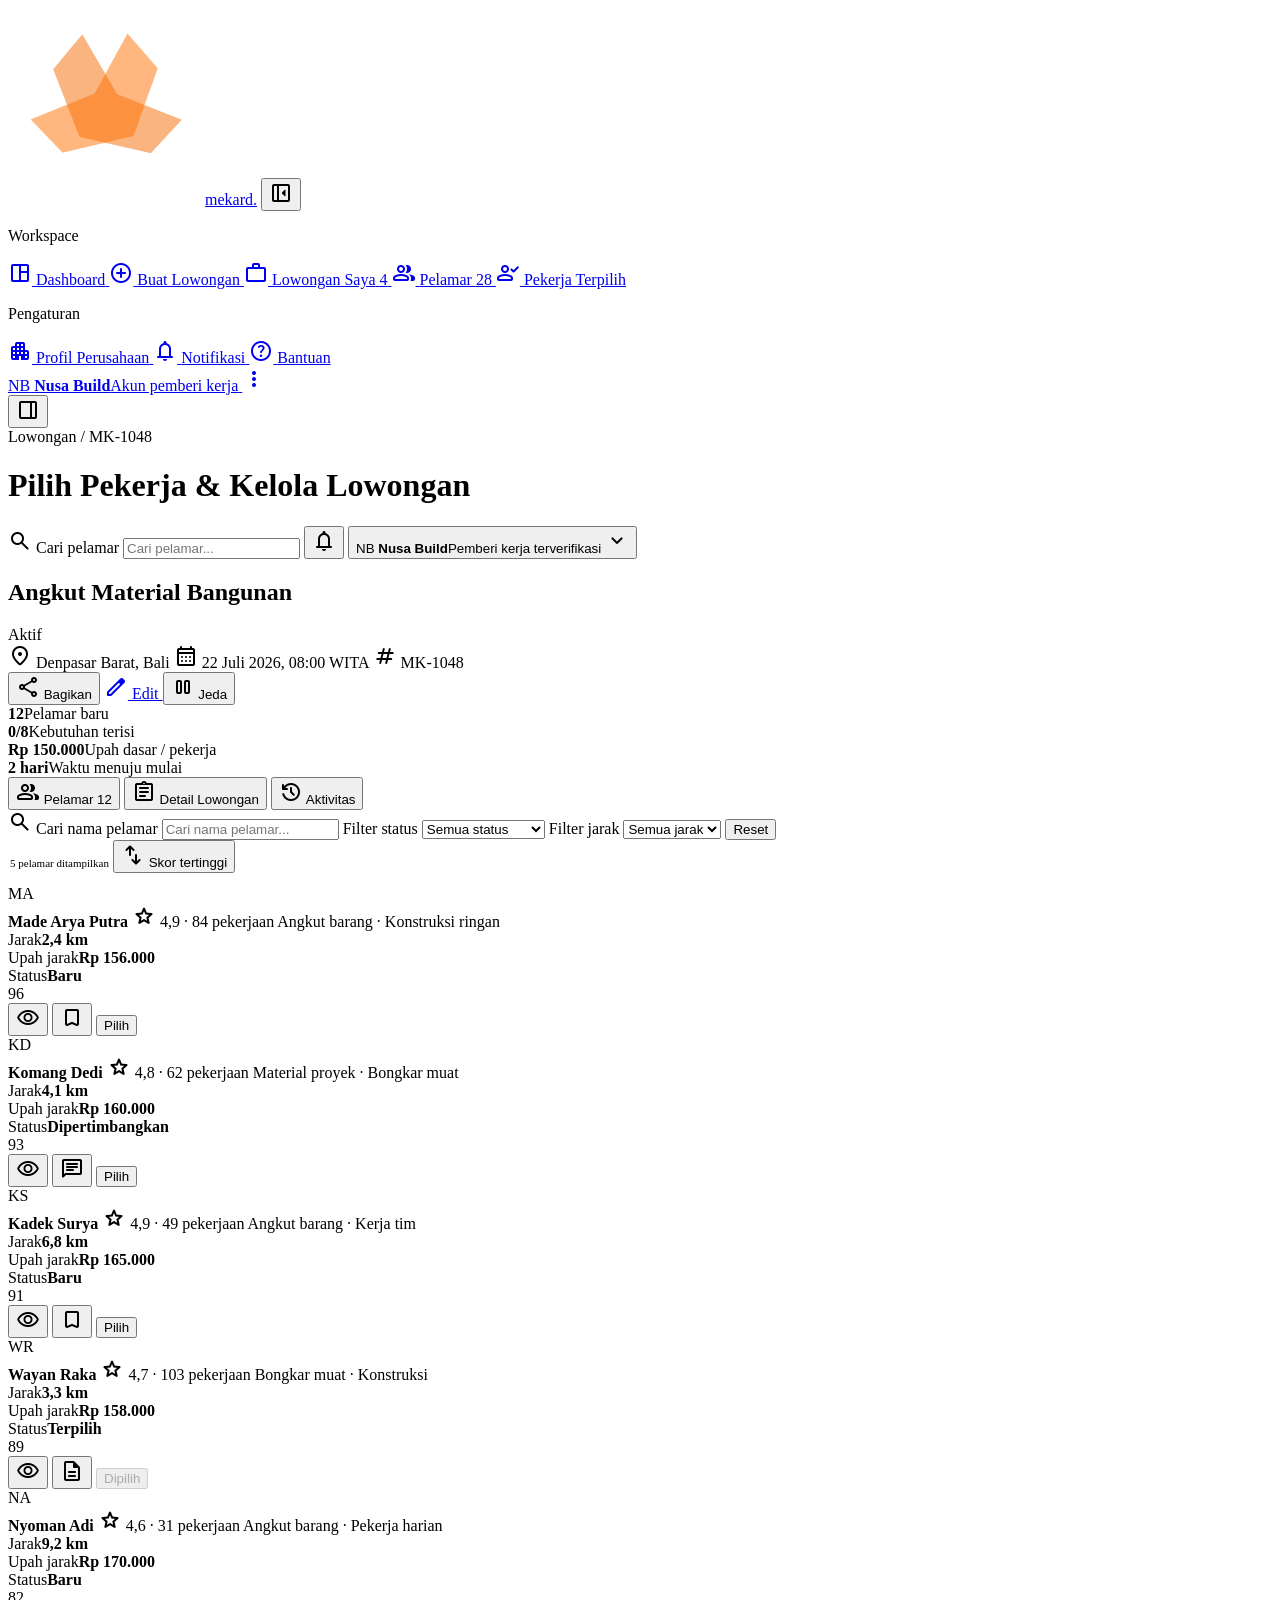
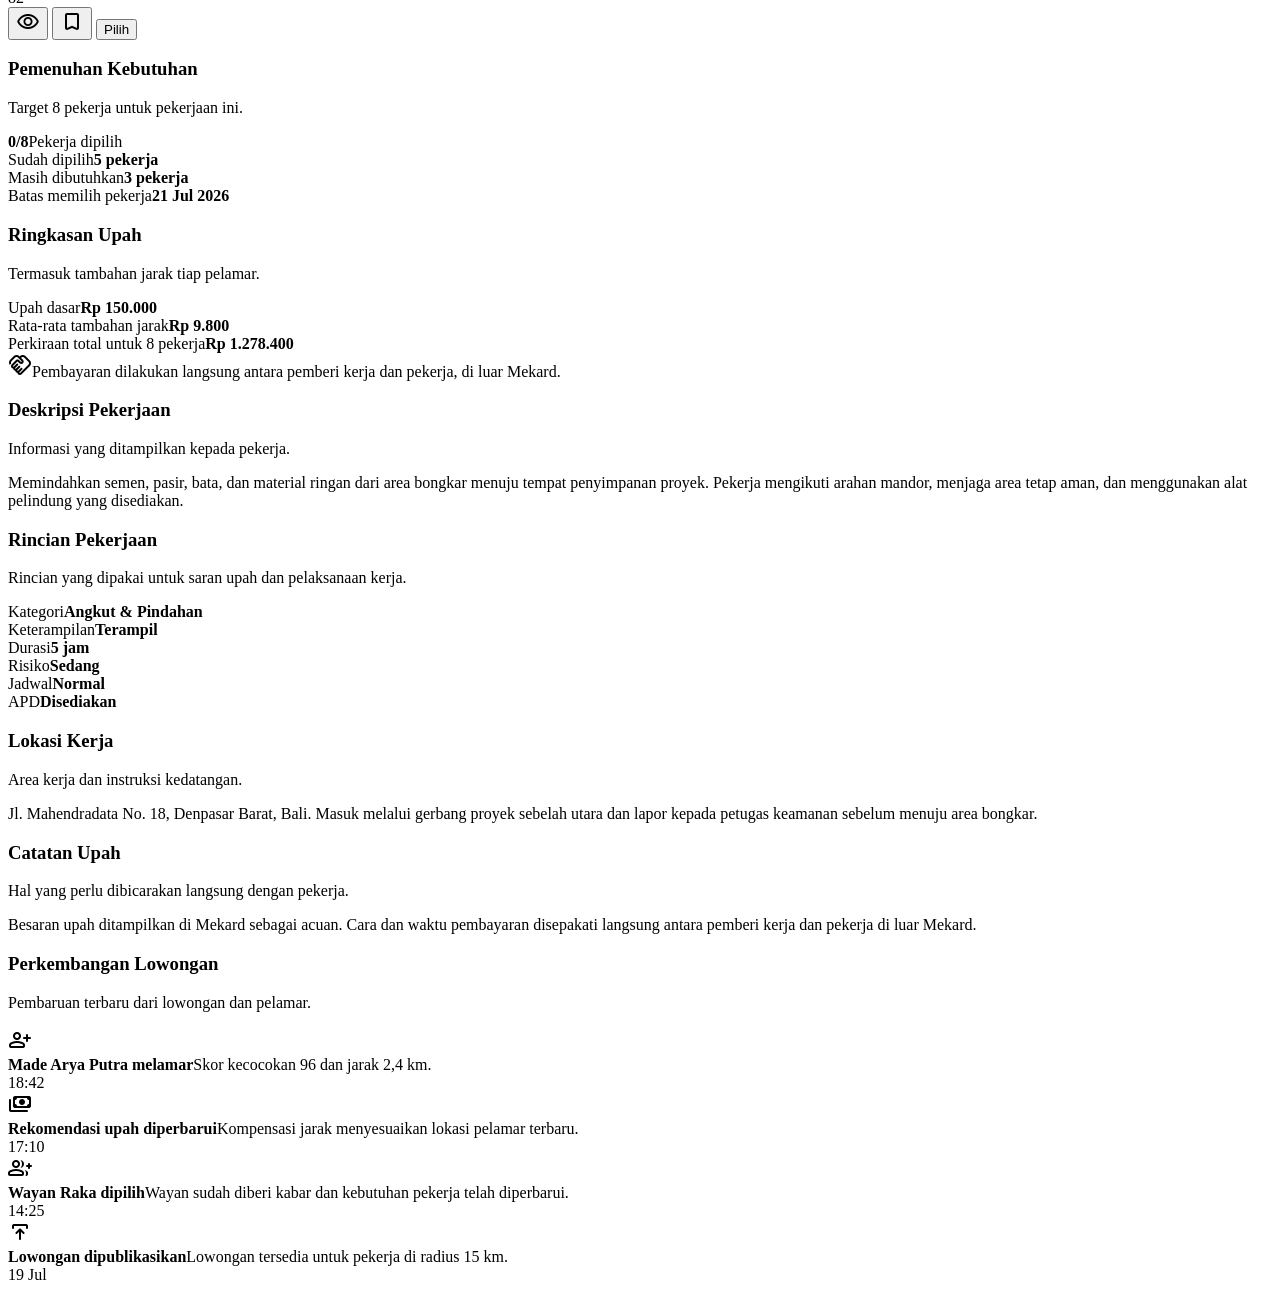
<file: employer/jobs/[id]/index.html>
<!doctype html>
<html lang="id">
<head>
<meta charset="utf-8"/>
<meta content="width=device-width, initial-scale=1" name="viewport"/>
<meta content="Halaman pemberi kerja untuk melihat pelamar, membandingkan saran upah, dan memilih pekerja." name="description"/>
<title>Pilih Pekerja &amp; Kelola Lowongan | Mekard Pemberi Kerja</title>
<link href="https://fonts.googleapis.com" rel="preconnect"/>
<link crossorigin="" href="https://fonts.gstatic.com" rel="preconnect"/>
<link href="https://fonts.googleapis.com/css2?family=Inter:wght@400;500;600;700&amp;family=Plus+Jakarta+Sans:wght@500;600;700&amp;family=Material+Symbols+Rounded:opsz,wght,FILL,GRAD@20..48,400,0,0" rel="stylesheet"/>
<link href="../../../assets/dashboard.css" rel="stylesheet"/>
</head>
<body data-sidebar="normal">
<div class="app-shell">
<aside aria-label="Navigasi pemberi kerja" class="sidebar">
<div class="sidebar__header">
<a aria-label="Mekard, buka dashboard pemberi kerja" class="brand" href="../../dashboard/"><img alt="" aria-hidden="true" class="brand__mark" height="197" src="../../../assets/mekard-mark.png" width="197"/><span class="brand__word">mekard.</span></a>
<button aria-label="Perkecil sidebar" class="sidebar__quick-toggle" data-sidebar-close="" type="button">
<span aria-hidden="true" class="material-symbols-rounded">left_panel_close</span>
</button>
</div>
<div class="sidebar__content">
<p class="sidebar__label">Workspace</p>
<nav class="sidebar__nav">
<a class="nav-item" data-tooltip="Dashboard" href="../../dashboard/">
<span aria-hidden="true" class="nav-item__icon material-symbols-rounded">space_dashboard</span>
<span class="nav-item__text">Dashboard</span>
</a>
<a class="nav-item" data-tooltip="Buat Lowongan" href="../create/">
<span aria-hidden="true" class="nav-item__icon material-symbols-rounded">add_circle</span>
<span class="nav-item__text">Buat Lowongan</span>
</a>
<a class="nav-item is-active" data-tooltip="Lowongan Saya" href="./">
<span aria-hidden="true" class="nav-item__icon material-symbols-rounded">work</span>
<span class="nav-item__text">Lowongan Saya</span>
<span class="nav-item__badge">4</span>
</a>
<a class="nav-item" data-tooltip="Pelamar" href="#applicants">
<span aria-hidden="true" class="nav-item__icon material-symbols-rounded">group</span>
<span class="nav-item__text">Pelamar</span>
<span class="nav-item__badge">28</span>
</a>
<a class="nav-item" data-tooltip="Pekerja Terpilih" href="#applicants">
<span aria-hidden="true" class="nav-item__icon material-symbols-rounded">person_check</span>
<span class="nav-item__text">Pekerja Terpilih</span>
</a>
</nav>
<div class="sidebar__divider"></div>
<p class="sidebar__label">Pengaturan</p>
<nav class="sidebar__nav">
<a class="nav-item" data-tooltip="Profil Perusahaan" href="#">
<span aria-hidden="true" class="nav-item__icon material-symbols-rounded">apartment</span>
<span class="nav-item__text">Profil Perusahaan</span>
</a>
<a class="nav-item" data-tooltip="Notifikasi" href="#">
<span aria-hidden="true" class="nav-item__icon material-symbols-rounded">notifications</span>
<span class="nav-item__text">Notifikasi</span>
</a>
<a class="nav-item" data-tooltip="Bantuan" href="#">
<span aria-hidden="true" class="nav-item__icon material-symbols-rounded">help</span>
<span class="nav-item__text">Bantuan</span>
</a>
</nav>
</div>
<div class="sidebar__footer">
<a class="sidebar-profile" href="#profil">
<span class="avatar">NB</span>
<span class="sidebar-profile__copy"><strong>Nusa Build</strong><span>Akun pemberi kerja</span></span>
<span aria-hidden="true" class="material-symbols-rounded">more_vert</span>
</a>
</div>
</aside>
<div aria-hidden="true" class="mobile-overlay" data-mobile-overlay=""></div>
<div class="main-shell">
<header class="topbar">
<div class="topbar__left">
<button aria-label="Ganti tampilan sidebar" class="icon-button sidebar-state-button" data-sidebar-cycle="" title="Ganti tampilan sidebar" type="button">
<span aria-hidden="true" class="material-symbols-rounded">dock_to_left</span>
</button>
<div class="page-heading">
<span class="page-heading__eyebrow">Lowongan / MK-1048</span>
<h1>Pilih Pekerja &amp; Kelola Lowongan</h1>
</div>
</div>
<div class="topbar__right">
<label class="topbar-search">
<span aria-hidden="true" class="material-symbols-rounded">search</span>
<span class="sr-only">Cari pelamar</span>
<input data-applicant-search="" placeholder="Cari pelamar..." type="search"/>
</label>
<button aria-label="Notifikasi" class="icon-button notification-dot" data-demo-action="" data-demo-message="12 pelamar baru untuk lowongan ini." data-demo-title="Notifikasi" type="button">
<span aria-hidden="true" class="material-symbols-rounded">notifications</span>
</button>
<button aria-label="Buka profil" class="header-profile" type="button">
<span class="avatar">NB</span>
<span class="header-profile__copy"><strong>Nusa Build</strong><span>Pemberi kerja terverifikasi</span></span>
<span aria-hidden="true" class="material-symbols-rounded">expand_more</span>
</button>
</div>
</header>
<main class="app-content" id="main-content">
<section aria-labelledby="job-title" class="card job-hero">
<div class="job-hero__top">
<div>
<div class="job-hero__title-row">
<h2 id="job-title">Angkut Material Bangunan</h2>
<span class="status status--active">Aktif</span>
</div>
<div class="job-hero__meta">
<span><span aria-hidden="true" class="material-symbols-rounded">location_on</span> Denpasar Barat, Bali</span>
<span><span aria-hidden="true" class="material-symbols-rounded">calendar_month</span> 22 Juli 2026, 08:00 WITA</span>
<span><span aria-hidden="true" class="material-symbols-rounded">tag</span> MK-1048</span>
</div>
</div>
<div class="content-header__actions">
<button class="button button--outline" data-demo-action="" data-demo-message="Tautan lowongan siap dibagikan." data-demo-title="Tautan disalin" type="button">
<span aria-hidden="true" class="material-symbols-rounded">share</span> Bagikan
                </button>
<a class="button button--dark" href="../create/">
<span aria-hidden="true" class="material-symbols-rounded">edit</span> Edit
                </a>
<button class="button button--danger" data-demo-action="" data-demo-message="Lowongan tidak menerima pelamar baru sementara waktu." data-demo-title="Lowongan dijeda" type="button">
<span aria-hidden="true" class="material-symbols-rounded">pause</span> Jeda
                </button>
</div>
</div>
<div class="job-hero__stats">
<div class="job-hero__stat"><strong>12</strong><span>Pelamar baru</span></div>
<div class="job-hero__stat"><strong data-current="5" data-quota-value="" data-total="8">5/8</strong><span>Kebutuhan terisi</span></div>
<div class="job-hero__stat"><strong>Rp 150.000</strong><span>Upah dasar / pekerja</span></div>
<div class="job-hero__stat"><strong>2 hari</strong><span>Waktu menuju mulai</span></div>
</div>
</section>
<nav aria-label="Navigasi detail lowongan" class="card tabs" data-tabs="job-detail">
<button aria-selected="true" class="tab-button is-active" data-tab-target="applicants-panel" role="tab" type="button">
<span aria-hidden="true" class="material-symbols-rounded">group</span> Pelamar <span class="status status--info">12</span>
</button>
<button aria-selected="false" class="tab-button" data-tab-target="detail-panel" role="tab" type="button">
<span aria-hidden="true" class="material-symbols-rounded">assignment</span> Detail Lowongan
            </button>
<button aria-selected="false" class="tab-button" data-tab-target="activity-panel" role="tab" type="button">
<span aria-hidden="true" class="material-symbols-rounded">history</span> Aktivitas
            </button>
</nav>
<section aria-labelledby="applicants" class="tab-panel is-active" data-tab-group="job-detail" id="applicants-panel">
<div class="applicants-layout">
<div>
<div class="card filter-bar">
<label class="filter-input">
<span aria-hidden="true" class="material-symbols-rounded">search</span>
<span class="sr-only">Cari nama pelamar</span>
<input class="input" data-applicant-search="" placeholder="Cari nama pelamar..." type="search"/>
</label>
<label>
<span class="sr-only">Filter status</span>
<select class="select" data-applicant-status="">
<option value="all">Semua status</option>
<option value="new">Baru</option>
<option value="shortlisted">Dipertimbangkan</option>
<option value="hired">Terpilih</option>
</select>
</label>
<label>
<span class="sr-only">Filter jarak</span>
<select class="select" data-applicant-distance="">
<option value="999">Semua jarak</option>
<option value="3">Maks. 3 km</option>
<option value="5">Maks. 5 km</option>
<option value="10">Maks. 10 km</option>
</select>
</label>
<button class="button button--outline" data-reset-filter="" type="button">Reset</button>
</div>
<div class="inline-actions" style="justify-content: space-between; margin: 0 2px 12px">
<span class="muted" data-applicant-result="" style="font-size: 11px">5 pelamar ditampilkan</span>
<button class="button button--ghost button--small" data-demo-action="" data-demo-message="Pelamar diurutkan berdasarkan skor kecocokan." data-demo-title="Urutan diperbarui" type="button">
<span aria-hidden="true" class="material-symbols-rounded">swap_vert</span> Skor tertinggi
                  </button>
</div>
<div class="applicant-list" id="applicants">
<article class="applicant-card" data-applicant-card="" data-distance="2.4" data-name="Made Arya Putra" data-status="new" data-wage="Rp 156.000">
<div class="applicant-person">
<span class="avatar">MA</span>
<div class="applicant-person__copy">
<strong>Made Arya Putra</strong>
<span class="rating"><span aria-hidden="true" class="material-symbols-rounded">star</span> 4,9 · 84 pekerjaan</span>
<span>Angkut barang · Konstruksi ringan</span>
</div>
</div>
<div class="applicant-fact"><span>Jarak</span><strong>2,4 km</strong></div>
<div class="applicant-fact"><span>Upah jarak</span><strong>Rp 156.000</strong></div>
<div class="applicant-fact"><span>Status</span><strong data-applicant-status-label="">Baru</strong></div>
<span class="score" title="Skor kecocokan">96</span>
<div class="applicant-actions">
<button aria-label="Lihat profil" class="icon-button" data-demo-action="" data-demo-message="Profil Made Arya Putra ditampilkan." data-demo-title="Profil dibuka" type="button"><span aria-hidden="true" class="material-symbols-rounded">visibility</span></button>
<button aria-label="Simpan pelamar" class="icon-button" data-demo-action="" data-demo-message="Made Arya Putra masuk daftar pilihan." data-demo-title="Pelamar disimpan" type="button"><span aria-hidden="true" class="material-symbols-rounded">bookmark</span></button>
<button class="button button--primary button--small" data-hire-applicant="" type="button">Pilih</button>
</div>
</article>
<article class="applicant-card" data-applicant-card="" data-distance="4.1" data-name="Komang Dedi" data-status="shortlisted" data-wage="Rp 160.000">
<div class="applicant-person">
<span class="avatar">KD</span>
<div class="applicant-person__copy">
<strong>Komang Dedi</strong>
<span class="rating"><span aria-hidden="true" class="material-symbols-rounded">star</span> 4,8 · 62 pekerjaan</span>
<span>Material proyek · Bongkar muat</span>
</div>
</div>
<div class="applicant-fact"><span>Jarak</span><strong>4,1 km</strong></div>
<div class="applicant-fact"><span>Upah jarak</span><strong>Rp 160.000</strong></div>
<div class="applicant-fact"><span>Status</span><strong data-applicant-status-label="">Dipertimbangkan</strong></div>
<span class="score">93</span>
<div class="applicant-actions">
<button aria-label="Lihat profil" class="icon-button" data-demo-action="" data-demo-message="Profil Komang Dedi ditampilkan." data-demo-title="Profil dibuka" type="button"><span aria-hidden="true" class="material-symbols-rounded">visibility</span></button>
<button aria-label="Kirim pesan" class="icon-button" data-demo-action="" data-demo-message="Ruang percakapan dengan Komang Dedi dibuka." data-demo-title="Pesan dibuka" type="button"><span aria-hidden="true" class="material-symbols-rounded">chat</span></button>
<button class="button button--primary button--small" data-hire-applicant="" type="button">Pilih</button>
</div>
</article>
<article class="applicant-card" data-applicant-card="" data-distance="6.8" data-name="Kadek Surya" data-status="new" data-wage="Rp 165.000">
<div class="applicant-person">
<span class="avatar">KS</span>
<div class="applicant-person__copy">
<strong>Kadek Surya</strong>
<span class="rating"><span aria-hidden="true" class="material-symbols-rounded">star</span> 4,9 · 49 pekerjaan</span>
<span>Angkut barang · Kerja tim</span>
</div>
</div>
<div class="applicant-fact"><span>Jarak</span><strong>6,8 km</strong></div>
<div class="applicant-fact"><span>Upah jarak</span><strong>Rp 165.000</strong></div>
<div class="applicant-fact"><span>Status</span><strong data-applicant-status-label="">Baru</strong></div>
<span class="score">91</span>
<div class="applicant-actions">
<button aria-label="Lihat profil" class="icon-button" data-demo-action="" data-demo-message="Profil Kadek Surya ditampilkan." data-demo-title="Profil dibuka" type="button"><span aria-hidden="true" class="material-symbols-rounded">visibility</span></button>
<button aria-label="Simpan pelamar" class="icon-button" data-demo-action="" data-demo-message="Kadek Surya masuk daftar pilihan." data-demo-title="Pelamar disimpan" type="button"><span aria-hidden="true" class="material-symbols-rounded">bookmark</span></button>
<button class="button button--primary button--small" data-hire-applicant="" type="button">Pilih</button>
</div>
</article>
<article class="applicant-card" data-applicant-card="" data-distance="3.3" data-name="Wayan Raka" data-status="hired" data-wage="Rp 158.000">
<div class="applicant-person">
<span class="avatar">WR</span>
<div class="applicant-person__copy">
<strong>Wayan Raka</strong>
<span class="rating"><span aria-hidden="true" class="material-symbols-rounded">star</span> 4,7 · 103 pekerjaan</span>
<span>Bongkar muat · Konstruksi</span>
</div>
</div>
<div class="applicant-fact"><span>Jarak</span><strong>3,3 km</strong></div>
<div class="applicant-fact"><span>Upah jarak</span><strong>Rp 158.000</strong></div>
<div class="applicant-fact"><span>Status</span><strong data-applicant-status-label="">Terpilih</strong></div>
<span class="score">89</span>
<div class="applicant-actions">
<button aria-label="Lihat profil" class="icon-button" data-demo-action="" data-demo-message="Profil Wayan Raka ditampilkan." data-demo-title="Profil dibuka" type="button"><span aria-hidden="true" class="material-symbols-rounded">visibility</span></button>
<button aria-label="Lihat detail pekerja terpilih" class="icon-button" data-demo-action="" data-demo-message="Detail Wayan Raka sebagai pekerja terpilih ditampilkan." data-demo-title="Detail pilihan dibuka" type="button"><span aria-hidden="true" class="material-symbols-rounded">description</span></button>
<button class="button button--outline button--small" disabled="" type="button">Dipilih</button>
</div>
</article>
<article class="applicant-card" data-applicant-card="" data-distance="9.2" data-name="Nyoman Adi" data-status="new" data-wage="Rp 170.000">
<div class="applicant-person">
<span class="avatar">NA</span>
<div class="applicant-person__copy">
<strong>Nyoman Adi</strong>
<span class="rating"><span aria-hidden="true" class="material-symbols-rounded">star</span> 4,6 · 31 pekerjaan</span>
<span>Angkut barang · Pekerja harian</span>
</div>
</div>
<div class="applicant-fact"><span>Jarak</span><strong>9,2 km</strong></div>
<div class="applicant-fact"><span>Upah jarak</span><strong>Rp 170.000</strong></div>
<div class="applicant-fact"><span>Status</span><strong data-applicant-status-label="">Baru</strong></div>
<span class="score score--medium">82</span>
<div class="applicant-actions">
<button aria-label="Lihat profil" class="icon-button" data-demo-action="" data-demo-message="Profil Nyoman Adi ditampilkan." data-demo-title="Profil dibuka" type="button"><span aria-hidden="true" class="material-symbols-rounded">visibility</span></button>
<button aria-label="Simpan pelamar" class="icon-button" data-demo-action="" data-demo-message="Nyoman Adi masuk daftar pilihan." data-demo-title="Pelamar disimpan" type="button"><span aria-hidden="true" class="material-symbols-rounded">bookmark</span></button>
<button class="button button--primary button--small" data-hire-applicant="" type="button">Pilih</button>
</div>
</article>
</div>
</div>
<aside>
<article class="card">
<header class="card__header">
<div class="card__header-copy"><h3 class="card-title">Pemenuhan Kebutuhan</h3><p>Target 8 pekerja untuk pekerjaan ini.</p></div>
</header>
<div class="card__body">
<div class="quota-ring" data-quota-ring="">
<div class="quota-ring__copy"><strong data-current="5" data-quota-value="" data-total="8">5/8</strong><span>Pekerja dipilih</span></div>
</div>
<div class="summary-list">
<div class="summary-row"><span>Sudah dipilih</span><strong>5 pekerja</strong></div>
<div class="summary-row"><span>Masih dibutuhkan</span><strong class="text-orange">3 pekerja</strong></div>
<div class="summary-row"><span>Batas memilih pekerja</span><strong>21 Jul 2026</strong></div>
</div>
</div>
</article>
<article class="card" style="margin-top: 18px">
<header class="card__header">
<div class="card__header-copy"><h3 class="card-title">Ringkasan Upah</h3><p>Termasuk tambahan jarak tiap pelamar.</p></div>
</header>
<div class="card__body">
<div class="summary-list">
<div class="summary-row"><span>Upah dasar</span><strong>Rp 150.000</strong></div>
<div class="summary-row"><span>Rata-rata tambahan jarak</span><strong>Rp 9.800</strong></div>
<div class="summary-row"><span>Perkiraan total untuk 8 pekerja</span><strong>Rp 1.278.400</strong></div>
</div>
<div class="system-note system-note--compact"><span aria-hidden="true" class="material-symbols-rounded">handshake</span><span>Pembayaran dilakukan langsung antara pemberi kerja dan pekerja, di luar Mekard.</span></div>
</div>
</article>
</aside>
</div>
</section>
<section class="tab-panel" data-tab-group="job-detail" id="detail-panel">
<div class="detail-grid">
<article class="card detail-block">
<header class="card__header"><div class="card__header-copy"><h3 class="card-title">Deskripsi Pekerjaan</h3><p>Informasi yang ditampilkan kepada pekerja.</p></div></header>
<div class="card__body"><p>Memindahkan semen, pasir, bata, dan material ringan dari area bongkar menuju tempat penyimpanan proyek. Pekerja mengikuti arahan mandor, menjaga area tetap aman, dan menggunakan alat pelindung yang disediakan.</p></div>
</article>
<article class="card detail-block">
<header class="card__header"><div class="card__header-copy"><h3 class="card-title">Rincian Pekerjaan</h3><p>Rincian yang dipakai untuk saran upah dan pelaksanaan kerja.</p></div></header>
<div class="card__body">
<div class="detail-list">
<div><span>Kategori</span><strong>Angkut &amp; Pindahan</strong></div>
<div><span>Keterampilan</span><strong>Terampil</strong></div>
<div><span>Durasi</span><strong>5 jam</strong></div>
<div><span>Risiko</span><strong>Sedang</strong></div>
<div><span>Jadwal</span><strong>Normal</strong></div>
<div><span>APD</span><strong>Disediakan</strong></div>
</div>
</div>
</article>
<article class="card detail-block">
<header class="card__header"><div class="card__header-copy"><h3 class="card-title">Lokasi Kerja</h3><p>Area kerja dan instruksi kedatangan.</p></div></header>
<div class="card__body"><p>Jl. Mahendradata No. 18, Denpasar Barat, Bali. Masuk melalui gerbang proyek sebelah utara dan lapor kepada petugas keamanan sebelum menuju area bongkar.</p></div>
</article>
<article class="card detail-block">
<header class="card__header"><div class="card__header-copy"><h3 class="card-title">Catatan Upah</h3><p>Hal yang perlu dibicarakan langsung dengan pekerja.</p></div></header>
<div class="card__body"><p>Besaran upah ditampilkan di Mekard sebagai acuan. Cara dan waktu pembayaran disepakati langsung antara pemberi kerja dan pekerja di luar Mekard.</p></div>
</article>
</div>
</section>
<section class="tab-panel" data-tab-group="job-detail" id="activity-panel">
<article class="card">
<header class="card__header"><div class="card__header-copy"><h3 class="card-title">Perkembangan Lowongan</h3><p>Pembaruan terbaru dari lowongan dan pelamar.</p></div></header>
<div class="card__body timeline">
<div class="timeline-item">
<span class="timeline-item__icon"><span aria-hidden="true" class="material-symbols-rounded">person_add</span></span>
<div class="timeline-item__copy"><strong>Made Arya Putra melamar</strong><span>Skor kecocokan 96 dan jarak 2,4 km.</span></div>
<time>18:42</time>
</div>
<div class="timeline-item">
<span class="timeline-item__icon"><span aria-hidden="true" class="material-symbols-rounded">payments</span></span>
<div class="timeline-item__copy"><strong>Rekomendasi upah diperbarui</strong><span>Kompensasi jarak menyesuaikan lokasi pelamar terbaru.</span></div>
<time>17:10</time>
</div>
<div class="timeline-item">
<span class="timeline-item__icon"><span aria-hidden="true" class="material-symbols-rounded">group_add</span></span>
<div class="timeline-item__copy"><strong>Wayan Raka dipilih</strong><span>Wayan sudah diberi kabar dan kebutuhan pekerja telah diperbarui.</span></div>
<time>14:25</time>
</div>
<div class="timeline-item">
<span class="timeline-item__icon"><span aria-hidden="true" class="material-symbols-rounded">publish</span></span>
<div class="timeline-item__copy"><strong>Lowongan dipublikasikan</strong><span>Lowongan tersedia untuk pekerja di radius 15 km.</span></div>
<time>19 Jul</time>
</div>
</div>
</article>
</section>
</main>
</div>
</div>
<div class="modal-backdrop" data-modal-backdrop="" hidden="">
<section aria-labelledby="hire-modal-title" aria-modal="true" class="modal" role="dialog">
<div class="modal__body">
<span aria-hidden="true" class="modal__icon material-symbols-rounded">person_check</span>
<h2 id="hire-modal-title">Pilih pekerja ini?</h2>
<p>Anda akan memilih <strong data-modal-name="">Pelamar</strong> untuk pekerjaan ini. Pastikan jadwal dan upah sudah dibicarakan langsung.</p>
<div class="modal__summary">
<div><span>Upah yang ditawarkan</span><strong data-modal-wage="">—</strong></div>
<div><span>Jarak ke lokasi</span><strong data-modal-distance="">—</strong></div>
<div><span>Pembayaran</span><strong class="text-orange">Diatur langsung</strong></div>
</div>
</div>
<footer class="modal__footer">
<button class="button button--outline" data-modal-close="" type="button">Batal</button>
<button class="button button--primary" data-confirm-hire="" type="button"><span aria-hidden="true" class="material-symbols-rounded">check</span> Ya, Pilih Pekerja</button>
</footer>
</section>
</div>
<div aria-live="polite" class="toast-region" data-toast-region=""></div>
<script src="../../../assets/dashboard.js"></script>
</body>
</html>
</file>
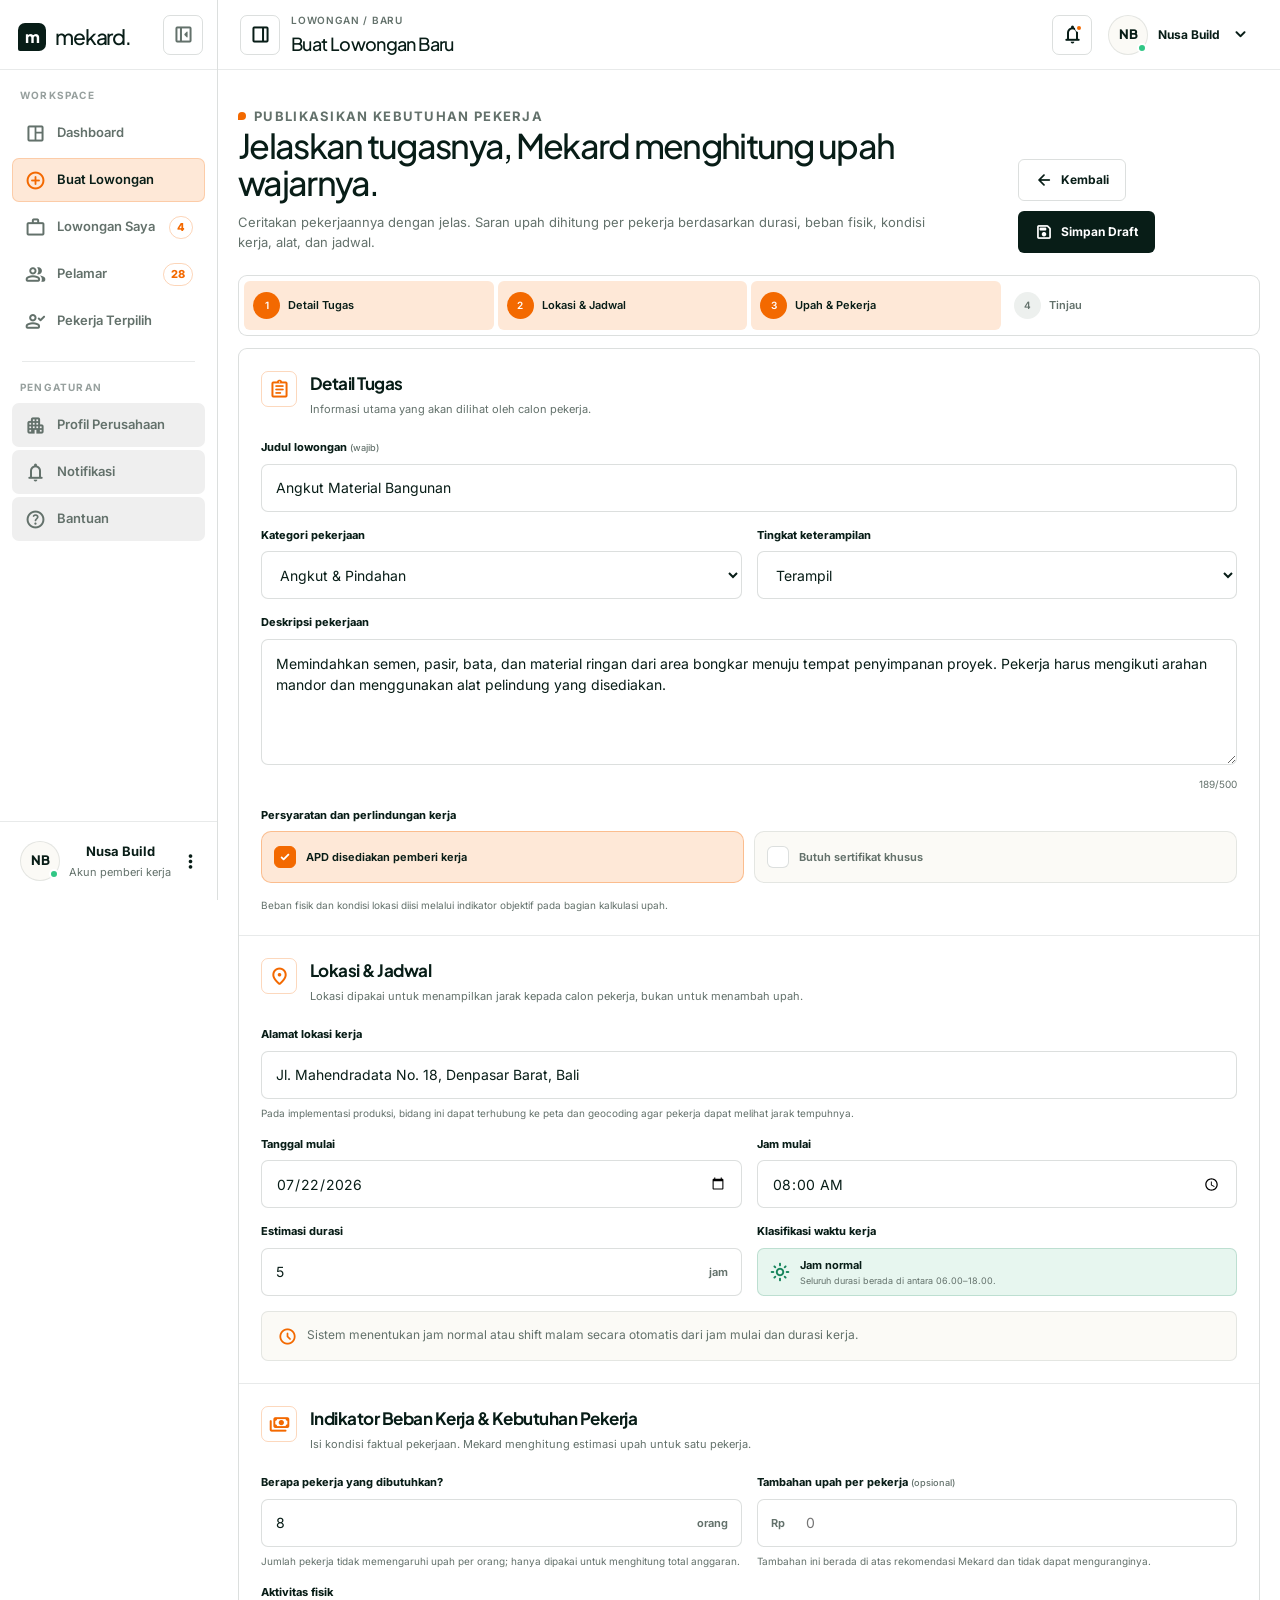
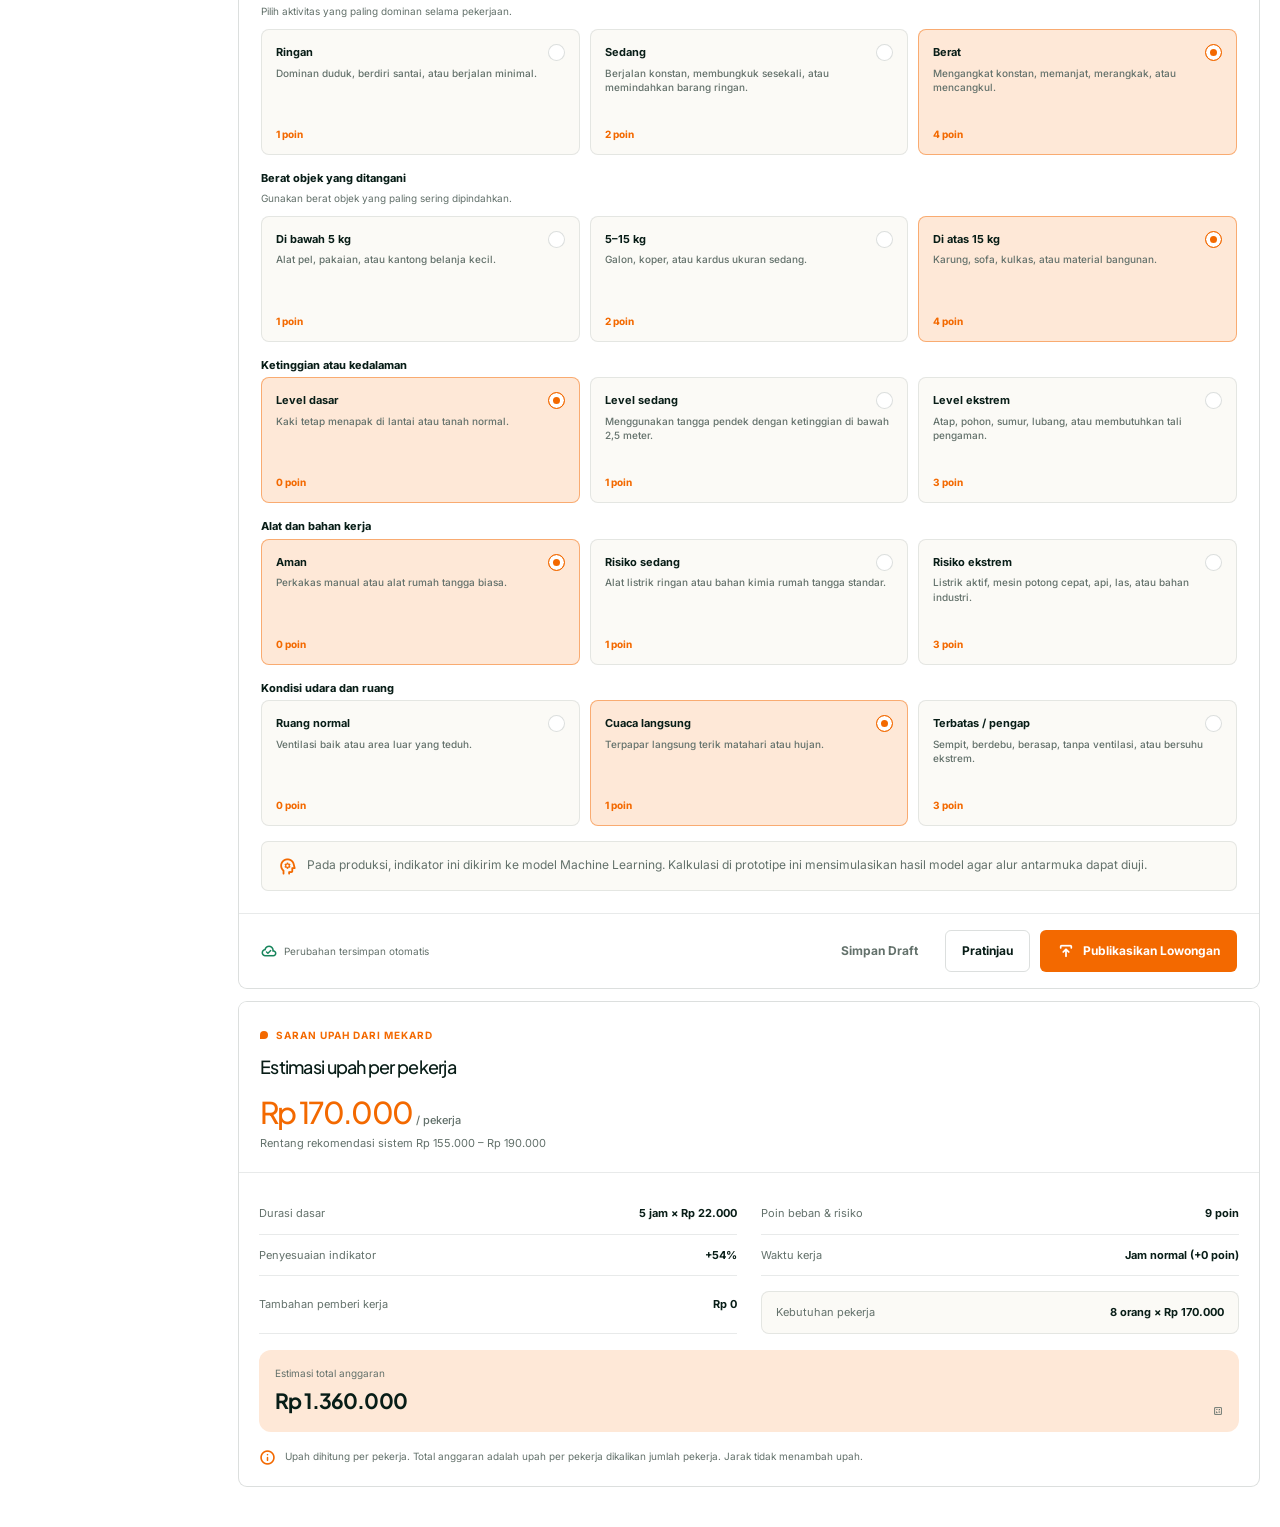
<file: employer/jobs/create/index.html>
<!doctype html>
<html lang="id">
<head>
<meta charset="utf-8"/>
<meta content="width=device-width, initial-scale=1" name="viewport"/>
<meta content="Form pembuatan lowongan baru dengan estimasi upah per pekerja berdasarkan durasi dan indikator objektif beban serta risiko kerja." name="description"/>
<title>Buat Lowongan Baru | Mekard Pemberi Kerja</title>
<link href="https://fonts.googleapis.com" rel="preconnect"/>
<link crossorigin="" href="https://fonts.gstatic.com" rel="preconnect"/>
<link href="https://fonts.googleapis.com/css2?family=Inter:wght@400;500;600;700&amp;family=Plus+Jakarta+Sans:wght@500;600;700&amp;family=Material+Symbols+Rounded:opsz,wght,FILL,GRAD@20..48,400,0,0" rel="stylesheet"/>
<link href="../../../assets/dashboard.css" rel="stylesheet"/>
</head>
<body>
<div class="mekard-dashboard" data-sidebar="normal">
<div class="app-shell">
<aside aria-label="Navigasi pemberi kerja" class="sidebar">
<div class="sidebar__header">
<a aria-label="Mekard, buka dashboard pemberi kerja" class="brand" href="../../"><span aria-hidden="true" class="brand__symbol">m</span><span class="brand__word">mekard.</span></a>
<button aria-label="Perkecil sidebar" class="sidebar__quick-toggle" data-sidebar-close="" type="button"><span aria-hidden="true" class="material-symbols-rounded">left_panel_close</span></button>
</div>
<div class="sidebar__content">
<p class="sidebar__label">Workspace</p>
<nav class="sidebar__nav"><a class="nav-item" data-tooltip="Dashboard" href="../../">
<span aria-hidden="true" class="material-symbols-rounded nav-item__icon">space_dashboard</span><span class="nav-item__text">Dashboard</span>
</a><a class="nav-item is-active" data-tooltip="Buat Lowongan" href="./">
<span aria-hidden="true" class="material-symbols-rounded nav-item__icon">add_circle</span><span class="nav-item__text">Buat Lowongan</span>
</a><a class="nav-item" data-tooltip="Lowongan Saya" href="../">
<span aria-hidden="true" class="material-symbols-rounded nav-item__icon">work</span><span class="nav-item__text">Lowongan Saya</span><span class="nav-item__badge">4</span>
</a><a class="nav-item" data-tooltip="Pelamar" href="../123/#applicants">
<span aria-hidden="true" class="material-symbols-rounded nav-item__icon">group</span><span class="nav-item__text">Pelamar</span><span class="nav-item__badge">28</span>
</a><a class="nav-item" data-tooltip="Pekerja Terpilih" href="../123/#work">
<span aria-hidden="true" class="material-symbols-rounded nav-item__icon">person_check</span><span class="nav-item__text">Pekerja Terpilih</span>
</a></nav>
<div class="sidebar__divider"></div>
<p class="sidebar__label">Pengaturan</p>
<nav class="sidebar__nav">
<button class="nav-item" data-demo-action="" data-demo-message="Bagian ini siap dihubungkan ke data produksi." data-demo-title="Profil Perusahaan" data-tooltip="Profil Perusahaan" type="button"><span aria-hidden="true" class="material-symbols-rounded nav-item__icon">apartment</span><span class="nav-item__text">Profil Perusahaan</span></button>
<button class="nav-item" data-demo-action="" data-demo-message="Bagian ini siap dihubungkan ke data produksi." data-demo-title="Notifikasi" data-tooltip="Notifikasi" type="button"><span aria-hidden="true" class="material-symbols-rounded nav-item__icon">notifications</span><span class="nav-item__text">Notifikasi</span></button>
<button class="nav-item" data-demo-action="" data-demo-message="Bagian ini siap dihubungkan ke data produksi." data-demo-title="Bantuan" data-tooltip="Bantuan" type="button"><span aria-hidden="true" class="material-symbols-rounded nav-item__icon">help</span><span class="nav-item__text">Bantuan</span></button>
</nav>
</div>
<div class="sidebar__footer">
<button class="sidebar-profile" data-demo-action="" data-demo-message="Nusa Build adalah akun pemberi kerja terverifikasi." data-demo-title="Profil perusahaan" id="profile" type="button">
<span class="avatar">NB</span><span class="sidebar-profile__copy"><strong>Nusa Build</strong><span>Akun pemberi kerja</span></span><span aria-hidden="true" class="material-symbols-rounded">more_vert</span>
</button>
</div>
</aside>
<button aria-label="Tutup navigasi" class="mobile-overlay" data-mobile-overlay="" type="button"></button>
<div class="main-shell">
<header class="topbar">
<div class="topbar__left">
<button aria-label="Ganti tampilan sidebar" class="icon-button sidebar-state-button" data-sidebar-cycle="" title="Ganti tampilan sidebar (Alt+S)" type="button"><span aria-hidden="true" class="material-symbols-rounded">dock_to_left</span></button>
<div class="page-heading"><span class="page-heading__eyebrow">Lowongan / Baru</span><h1>Buat Lowongan Baru</h1></div>
</div>
<div class="topbar__right">
<button aria-label="Notifikasi" class="icon-button notification-dot" data-demo-action="" data-demo-message="Ada 6 pembaruan baru dari pelamar." data-demo-title="Notifikasi" type="button"><span aria-hidden="true" class="material-symbols-rounded">notifications</span></button>
<button aria-label="Buka profil" class="header-profile" data-demo-action="" data-demo-message="Menu profil siap dihubungkan ke autentikasi produksi." data-demo-title="Profil" type="button"><span class="avatar">NB</span><span class="header-profile__copy"><strong>Nusa Build</strong><span>Pemberi kerja terverifikasi</span></span><span aria-hidden="true" class="material-symbols-rounded">expand_more</span></button>
</div>
</header>
<main class="app-content" id="main-content">
<section aria-labelledby="create-title" class="content-header">
<div class="content-header__copy">
<p class="kicker">Publikasikan kebutuhan pekerja</p>
<h2 id="create-title">Jelaskan tugasnya, Mekard menghitung upah wajarnya.</h2>
<p>Ceritakan pekerjaannya dengan jelas. Saran upah dihitung per pekerja berdasarkan durasi, beban fisik, kondisi kerja, alat, dan jadwal.</p>
</div>
<div class="content-header__actions">
<a class="button button--outline" href="../../">
<span aria-hidden="true" class="material-symbols-rounded">arrow_back</span>
                Kembali
              </a>
<button class="button button--dark" data-demo-action="" data-demo-message="Form lowongan disimpan sebagai draft." data-demo-title="Draft tersimpan" data-save-draft="" type="button">
<span aria-hidden="true" class="material-symbols-rounded">save</span>
                Simpan Draft
              </button>
</div>
</section>
<div aria-label="Tahapan pembuatan lowongan" class="card stepper">
<div class="stepper__item is-active"><span class="stepper__number">1</span><span>Detail Tugas</span></div>
<div class="stepper__item is-active"><span class="stepper__number">2</span><span>Lokasi &amp; Jadwal</span></div>
<div class="stepper__item is-active"><span class="stepper__number">3</span><span>Upah &amp; Pekerja</span></div>
<div class="stepper__item"><span class="stepper__number">4</span><span>Tinjau</span></div>
</div>
<form class="form-page-grid" data-job-form="">
<div class="card">
<section aria-labelledby="task-section-title" class="form-section">
<header class="form-section__header">
<span aria-hidden="true" class="form-section__icon material-symbols-rounded">assignment</span>
<div><h3 id="task-section-title">Detail Tugas</h3><p>Informasi utama yang akan dilihat oleh calon pekerja.</p></div>
</header>
<div class="form-grid">
<div class="field field--full">
<label for="job-title">Judul lowongan <small>(wajib)</small></label>
<input class="input" id="job-title" name="title" placeholder="Contoh: Bersih-bersih rumah harian" required="" type="text" value="Angkut Material Bangunan"/>
</div>
<div class="field">
<label for="category">Kategori pekerjaan</label>
<select class="select" id="category" name="category">
<option>Angkut &amp; Pindahan</option>
<option>Konstruksi &amp; Bangunan</option>
<option>Kebersihan</option>
<option>Perbaikan Rumah</option>
<option>Perawatan Taman</option>
</select>
</div>
<div class="field">
<label for="skill-level">Tingkat keterampilan</label>
<select class="select" id="skill-level" name="skill_level">
<option value="basic">Dasar</option>
<option selected="" value="skilled">Terampil</option>
<option value="expert">Ahli / tersertifikasi</option>
</select>
</div>
<div class="field field--full">
<label for="job-description">Deskripsi pekerjaan</label>
<textarea class="textarea" data-char-count="#description-count" id="job-description" maxlength="500" name="description">Memindahkan semen, pasir, bata, dan material ringan dari area bongkar menuju tempat penyimpanan proyek. Pekerja harus mengikuti arahan mandor dan menggunakan alat pelindung yang disediakan.</textarea>
<div class="char-count" id="description-count">0/500</div>
</div>
<div class="field field--full">
<span class="field__label">Persyaratan dan perlindungan kerja</span>
<div class="check-grid">
<label class="check-card"><input checked="" name="ppe_provided" type="checkbox"/><span>APD disediakan pemberi kerja</span></label>
<label class="check-card"><input name="certificate_required" type="checkbox"/><span>Butuh sertifikat khusus</span></label>
</div>
<div class="field__help">Beban fisik dan kondisi lokasi diisi melalui indikator objektif pada bagian kalkulasi upah.</div>
</div>
</div>
</section>
<section aria-labelledby="schedule-section-title" class="form-section">
<header class="form-section__header">
<span aria-hidden="true" class="form-section__icon material-symbols-rounded">location_on</span>
<div><h3 id="schedule-section-title">Lokasi &amp; Jadwal</h3><p>Lokasi dipakai untuk menampilkan jarak kepada calon pekerja, bukan untuk menambah upah.</p></div>
</header>
<div class="form-grid">
<div class="field field--full">
<label for="address">Alamat lokasi kerja</label>
<input class="input" id="address" name="address" type="text" value="Jl. Mahendradata No. 18, Denpasar Barat, Bali"/>
<div class="field__help">Pada implementasi produksi, bidang ini dapat terhubung ke peta dan geocoding agar pekerja dapat melihat jarak tempuhnya.</div>
</div>
<div class="field">
<label for="job-date">Tanggal mulai</label>
<input class="input" id="job-date" name="date" type="date" value="2026-07-22"/>
</div>
<div class="field">
<label for="start-time">Jam mulai</label>
<input class="input" id="start-time" name="start_time" type="time" value="08:00"/>
</div>
<div class="field">
<label for="duration">Estimasi durasi</label>
<div class="input-group"><input class="input has-suffix" id="duration" max="24" min="1" name="duration" type="number" value="5"/><span class="input-group__suffix">jam</span></div>
</div>
<div class="field">
<span class="field__label">Klasifikasi waktu kerja</span>
<div class="shift-status" data-shift-status="">
<span aria-hidden="true" class="material-symbols-rounded">light_mode</span>
<div><strong data-shift-label="">Jam normal</strong><small data-shift-description="">Seluruh durasi berada di antara 06.00–18.00.</small></div>
</div>
<input name="shift_time" type="hidden" value="normal"/>
</div>
<div class="field field--full"><div class="system-note"><span aria-hidden="true" class="material-symbols-rounded">schedule</span><span>Sistem menentukan jam normal atau shift malam secara otomatis dari jam mulai dan durasi kerja.</span></div></div>
</div>
</section>
<section aria-labelledby="wage-section-title" class="form-section">
<header class="form-section__header">
<span aria-hidden="true" class="form-section__icon material-symbols-rounded">payments</span>
<div><h3 id="wage-section-title">Indikator Beban Kerja &amp; Kebutuhan Pekerja</h3><p>Isi kondisi faktual pekerjaan. Mekard menghitung estimasi upah untuk satu pekerja.</p></div>
</header>
<div class="form-grid">
<div class="field">
<label for="workers">Berapa pekerja yang dibutuhkan?</label>
<div class="input-group"><input class="input has-suffix" id="workers" max="100" min="1" name="workers" type="number" value="8"/><span class="input-group__suffix">orang</span></div>
<div class="field__help">Jumlah pekerja tidak memengaruhi upah per orang; hanya dipakai untuk menghitung total anggaran.</div>
</div>
<div class="field">
<label for="additional-wage">Tambahan upah per pekerja <small>(opsional)</small></label>
<div class="input-group"><span class="input-group__prefix">Rp</span><input class="input has-prefix" id="additional-wage" min="0" name="additional_wage" placeholder="0" step="5000" type="number"/></div>
<div class="field__help">Tambahan ini berada di atas rekomendasi Mekard dan tidak dapat menguranginya.</div>
</div>
<fieldset class="indicator-fieldset field--full">
<legend>Aktivitas fisik</legend>
<p class="indicator-help">Pilih aktivitas yang paling dominan selama pekerjaan.</p>
<div class="indicator-grid indicator-grid--3">
<label class="indicator-card"><input name="effort_level" type="radio" value="1"/><span><strong>Ringan</strong><small>Dominan duduk, berdiri santai, atau berjalan minimal.</small><em>1 poin</em></span></label>
<label class="indicator-card"><input name="effort_level" type="radio" value="2"/><span><strong>Sedang</strong><small>Berjalan konstan, membungkuk sesekali, atau memindahkan barang ringan.</small><em>2 poin</em></span></label>
<label class="indicator-card"><input checked="" name="effort_level" type="radio" value="4"/><span><strong>Berat</strong><small>Mengangkat konstan, memanjat, merangkak, atau mencangkul.</small><em>4 poin</em></span></label>
</div>
</fieldset>
<fieldset class="indicator-fieldset field--full">
<legend>Berat objek yang ditangani</legend>
<p class="indicator-help">Gunakan berat objek yang paling sering dipindahkan.</p>
<div class="indicator-grid indicator-grid--3">
<label class="indicator-card"><input name="weight_load" type="radio" value="1"/><span><strong>Di bawah 5 kg</strong><small>Alat pel, pakaian, atau kantong belanja kecil.</small><em>1 poin</em></span></label>
<label class="indicator-card"><input name="weight_load" type="radio" value="2"/><span><strong>5–15 kg</strong><small>Galon, koper, atau kardus ukuran sedang.</small><em>2 poin</em></span></label>
<label class="indicator-card"><input checked="" name="weight_load" type="radio" value="4"/><span><strong>Di atas 15 kg</strong><small>Karung, sofa, kulkas, atau material bangunan.</small><em>4 poin</em></span></label>
</div>
</fieldset>
<fieldset class="indicator-fieldset field--full">
<legend>Ketinggian atau kedalaman</legend>
<div class="indicator-grid indicator-grid--3">
<label class="indicator-card"><input checked="" name="vertical_hazard" type="radio" value="0"/><span><strong>Level dasar</strong><small>Kaki tetap menapak di lantai atau tanah normal.</small><em>0 poin</em></span></label>
<label class="indicator-card"><input name="vertical_hazard" type="radio" value="1"/><span><strong>Level sedang</strong><small>Menggunakan tangga pendek dengan ketinggian di bawah 2,5 meter.</small><em>1 poin</em></span></label>
<label class="indicator-card"><input name="vertical_hazard" type="radio" value="3"/><span><strong>Level ekstrem</strong><small>Atap, pohon, sumur, lubang, atau membutuhkan tali pengaman.</small><em>3 poin</em></span></label>
</div>
</fieldset>
<fieldset class="indicator-fieldset field--full">
<legend>Alat dan bahan kerja</legend>
<div class="indicator-grid indicator-grid--3">
<label class="indicator-card"><input checked="" name="material_hazard" type="radio" value="0"/><span><strong>Aman</strong><small>Perkakas manual atau alat rumah tangga biasa.</small><em>0 poin</em></span></label>
<label class="indicator-card"><input name="material_hazard" type="radio" value="1"/><span><strong>Risiko sedang</strong><small>Alat listrik ringan atau bahan kimia rumah tangga standar.</small><em>1 poin</em></span></label>
<label class="indicator-card"><input name="material_hazard" type="radio" value="3"/><span><strong>Risiko ekstrem</strong><small>Listrik aktif, mesin potong cepat, api, las, atau bahan industri.</small><em>3 poin</em></span></label>
</div>
</fieldset>
<fieldset class="indicator-fieldset field--full">
<legend>Kondisi udara dan ruang</legend>
<div class="indicator-grid indicator-grid--3">
<label class="indicator-card"><input name="environment_space" type="radio" value="0"/><span><strong>Ruang normal</strong><small>Ventilasi baik atau area luar yang teduh.</small><em>0 poin</em></span></label>
<label class="indicator-card"><input checked="" name="environment_space" type="radio" value="1"/><span><strong>Cuaca langsung</strong><small>Terpapar langsung terik matahari atau hujan.</small><em>1 poin</em></span></label>
<label class="indicator-card"><input name="environment_space" type="radio" value="3"/><span><strong>Terbatas / pengap</strong><small>Sempit, berdebu, berasap, tanpa ventilasi, atau bersuhu ekstrem.</small><em>3 poin</em></span></label>
</div>
</fieldset>
<div class="field field--full"><div class="system-note"><span aria-hidden="true" class="material-symbols-rounded">psychology</span><span>Pada produksi, indikator ini dikirim ke model Machine Learning. Kalkulasi di prototipe ini mensimulasikan hasil model agar alur antarmuka dapat diuji.</span></div></div>
<input name="recommended_wage" type="hidden"/>
<input name="final_wage_per_worker" type="hidden"/>
<input name="risk_score" type="hidden"/>
</div>
</section>
<footer class="form-footer">
<span class="save-status"><span aria-hidden="true" class="material-symbols-rounded">cloud_done</span> Perubahan tersimpan otomatis</span>
<div class="inline-actions">
<button class="button button--ghost" data-save-draft="" type="button">Simpan Draft</button>
<button class="button button--outline" data-demo-action="" data-demo-message="Lowongan tampil seperti yang akan dilihat pekerja." data-demo-title="Pratinjau dibuat" type="button">Pratinjau</button>
<button class="button button--primary" type="submit"><span aria-hidden="true" class="material-symbols-rounded">publish</span> Publikasikan Lowongan</button>
</div>
</footer>
</div>
<aside aria-labelledby="estimator-title" class="card estimator">
<div class="estimator__hero">
<p class="kicker">Saran upah dari Mekard</p>
<h3 id="estimator-title">Estimasi upah per pekerja</h3>
<strong class="estimator__value"><span data-estimate-recommended="">Rp 0</span> <small>/ pekerja</small></strong>
<span class="estimator__range" data-estimate-range="">Rentang wajar sedang dihitung...</span>
</div>
<div class="estimator__body">
<div class="estimator-row"><span>Durasi dasar</span><strong data-estimate-duration="">—</strong></div>
<div class="estimator-row"><span>Poin beban &amp; risiko</span><strong data-estimate-score="">—</strong></div>
<div class="estimator-row"><span>Penyesuaian indikator</span><strong data-estimate-adjustment="">—</strong></div>
<div class="estimator-row"><span>Waktu kerja</span><strong data-estimate-shift="">—</strong></div>
<div class="estimator-row"><span>Tambahan pemberi kerja</span><strong data-estimate-additional="">Rp 0</strong></div>
<div class="estimator-multiplication">
<span>Kebutuhan pekerja</span>
<strong data-estimate-multiplication="">—</strong>
</div>
<div class="estimator-total">
<div><span>Estimasi total anggaran</span><strong data-estimate-total="">Rp 0</strong></div>
<span aria-hidden="true" class="material-symbols-rounded text-orange">calculate</span>
</div>
<p class="estimator-note"><span aria-hidden="true" class="material-symbols-rounded">info</span><span>Upah dihitung per pekerja. Total anggaran adalah upah per pekerja dikalikan jumlah pekerja. Jarak tidak menambah upah.</span></p>
</div>
</aside>
</form>
</main>
</div>
</div>
<div aria-live="polite" class="toast-region" data-toast-region=""></div>
</div>
<script src="../../../assets/dashboard.js"></script>
</body>
</html>
</file>
<file: assets/dashboard.css>
/* Standalone host reset for the scoped native dashboard. */
html:has(.mekard-dashboard),
body:has(.mekard-dashboard) {
  margin: 0;
  min-width: 320px;
  min-height: 100%;
  background: #fbfaf6;
}

@import url("https://fonts.googleapis.com/css2?family=Inter:wght@400;500;600;700&family=Plus+Jakarta+Sans:wght@500;600;700&family=Material+Symbols+Rounded:opsz,wght,FILL,GRAD@20..48,400,0,0");

/* Scoped native dashboard stylesheet. Generated from the supplied dashboard.css. */
.mekard-dashboard{
  --ink: #081d17;
  --ink-2: #12362c;
  --orange: #f36900;
  --orange-dark: #d95e00;
  --paper: #fbfaf6;
  --muted: #63716b;
  --white: #ffffff;
  --line: rgba(8, 29, 23, 0.14);
  --line-soft: rgba(8, 29, 23, 0.08);
  --orange-soft: rgba(243, 105, 0, 0.13);
  --orange-hover: #fee8d7;
  --green-soft: #e7f6ef;
  --green: #16845b;
  --yellow-soft: #fff6d8;
  --yellow: #a66b00;
  --red-soft: #ffebeb;
  --red: #c53d3d;
  --blue-soft: #eaf2ff;
  --blue: #3466b8;
  --sidebar-wide: 280px;
  --sidebar-compact: 88px;
  --header-height: 76px;
  --radius-xs: 6px;
  --radius-sm: 10px;
  --radius-md: 18px;
  --radius-lg: 26px;
  --shadow-soft: 0 18px 48px rgba(8, 29, 23, 0.08);
  --shadow-card: 0 10px 26px rgba(8, 29, 23, 0.06);
}

.mekard-dashboard *,
.mekard-dashboard *::before,
.mekard-dashboard *::after{
  box-sizing: border-box;
}

/* Thin, unobtrusive scrollbars for the dashboard viewport and inner panels. */
html:has(.mekard-dashboard),
body:has(.mekard-dashboard),
.mekard-dashboard,
.mekard-dashboard * {
  scrollbar-width: thin;
  scrollbar-color: rgba(8, 29, 23, .26) transparent;
}

html:has(.mekard-dashboard)::-webkit-scrollbar,
body:has(.mekard-dashboard)::-webkit-scrollbar,
.mekard-dashboard::-webkit-scrollbar,
.mekard-dashboard *::-webkit-scrollbar {
  width: 8px;
  height: 8px;
}

html:has(.mekard-dashboard)::-webkit-scrollbar-track,
body:has(.mekard-dashboard)::-webkit-scrollbar-track,
.mekard-dashboard::-webkit-scrollbar-track,
.mekard-dashboard *::-webkit-scrollbar-track {
  background: transparent;
}

html:has(.mekard-dashboard)::-webkit-scrollbar-thumb,
body:has(.mekard-dashboard)::-webkit-scrollbar-thumb,
.mekard-dashboard::-webkit-scrollbar-thumb,
.mekard-dashboard *::-webkit-scrollbar-thumb {
  min-height: 42px;
  background: rgba(8, 29, 23, .22);
  background-clip: padding-box;
  border: 2px solid transparent;
  border-radius: 999px;
}

html:has(.mekard-dashboard)::-webkit-scrollbar-thumb:hover,
body:has(.mekard-dashboard)::-webkit-scrollbar-thumb:hover,
.mekard-dashboard::-webkit-scrollbar-thumb:hover,
.mekard-dashboard *::-webkit-scrollbar-thumb:hover {
  background: rgba(8, 29, 23, .38);
  background-clip: padding-box;
}

html:has(.mekard-dashboard)::-webkit-scrollbar-corner,
body:has(.mekard-dashboard)::-webkit-scrollbar-corner,
.mekard-dashboard::-webkit-scrollbar-corner,
.mekard-dashboard *::-webkit-scrollbar-corner {
  background: transparent;
}

.mekard-dashboard{
  scroll-behavior: smooth;
}

.mekard-dashboard{
  margin: 0;
  min-width: 320px;
  color: var(--ink);
  background: var(--paper);
  font-family: "Inter", system-ui, -apple-system, BlinkMacSystemFont, "Segoe UI", sans-serif;
  font-size: 15px;
  line-height: 1.5;
  -webkit-font-smoothing: antialiased;
  text-rendering: optimizeLegibility;
}

.mekard-dashboard button,
.mekard-dashboard input,
.mekard-dashboard select,
.mekard-dashboard textarea{
  font: inherit;
}

.mekard-dashboard button,
.mekard-dashboard a{
  -webkit-tap-highlight-color: transparent;
}

.mekard-dashboard a{
  color: inherit;
  text-decoration: none;
}

.mekard-dashboard button{
  color: inherit;
}

.mekard-dashboard img,
.mekard-dashboard svg{
  display: block;
  max-width: 100%;
}

.mekard-dashboard [hidden]{
  display: none !important;
}

.mekard-dashboard .sr-only{
  position: absolute;
  width: 1px;
  height: 1px;
  padding: 0;
  margin: -1px;
  overflow: hidden;
  clip: rect(0, 0, 0, 0);
  white-space: nowrap;
  border: 0;
}

.mekard-dashboard .material-symbols-rounded{
  font-family: "Material Symbols Rounded";
  font-size: 21px;
  line-height: 1;
  font-variation-settings: "FILL" 0, "wght" 500, "GRAD" 0, "opsz" 24;
}

/* App shell */
.mekard-dashboard .app-shell{
  min-height: 100vh;
}

.mekard-dashboard .sidebar{
  position: fixed;
  inset: 0 auto 0 0;
  z-index: 140;
  width: var(--sidebar-wide);
  display: flex;
  flex-direction: column;
  color: var(--white);
  background: var(--ink);
  border-right: 1px solid rgba(255, 255, 255, 0.08);
  transition: width 220ms ease, transform 220ms ease;
}

.mekard-dashboard .sidebar__header{
  min-height: var(--header-height);
  display: flex;
  align-items: center;
  justify-content: space-between;
  gap: 12px;
  padding: 0 20px 0 24px;
  border-bottom: 1px solid rgba(255, 255, 255, 0.09);
}

.mekard-dashboard .brand{
  position: relative;
  min-width: 0;
  display: inline-flex;
  align-items: center;
  gap: 10px;
  padding-top: 5px;
  font-family: "Plus Jakarta Sans", sans-serif;
  font-size: 23px;
  font-weight: 600;
  letter-spacing: -0.055em;
  white-space: nowrap;
}

.mekard-dashboard .brand__symbol{
  width: 30px;
  height: 30px;
  flex: 0 0 30px;
  display: inline-grid;
  place-items: center;
  color: var(--ink);
  background: var(--orange);
  border-radius: 9px 9px 9px 2px;
  font-size: 18px;
  font-weight: 800;
  letter-spacing: -0.06em;
}

.mekard-dashboard .brand__word{
  overflow: hidden;
  transition: opacity 160ms ease, width 200ms ease;
}

.mekard-dashboard .sidebar__quick-toggle,
.mekard-dashboard .icon-button{
  width: 42px;
  height: 42px;
  flex: 0 0 42px;
  display: inline-flex;
  align-items: center;
  justify-content: center;
  background: transparent;
  border: 1px solid rgba(255, 255, 255, 0.15);
  border-radius: var(--radius-sm);
  cursor: pointer;
  transition: background-color 160ms ease, border-color 160ms ease, transform 160ms ease;
}

.mekard-dashboard .sidebar__quick-toggle:hover,
.mekard-dashboard .sidebar__quick-toggle:focus-visible{
  background: rgba(255, 255, 255, 0.08);
  border-color: rgba(255, 255, 255, 0.26);
}

.mekard-dashboard .sidebar__content{
  min-height: 0;
  flex: 1 1 auto;
  overflow-y: auto;
  padding: 22px 16px;
  scrollbar-width: thin;
  scrollbar-color: rgba(255, 255, 255, 0.2) transparent;
}

.mekard-dashboard .sidebar__content::-webkit-scrollbar-thumb {
  background: rgba(255, 255, 255, .2);
  background-clip: padding-box;
}

.mekard-dashboard .sidebar__content::-webkit-scrollbar-thumb:hover {
  background: rgba(255, 255, 255, .34);
  background-clip: padding-box;
}

.mekard-dashboard .sidebar__label{
  margin: 0 10px 10px;
  color: rgba(255, 255, 255, 0.42);
  font-size: 11px;
  font-weight: 700;
  letter-spacing: 0.12em;
  text-transform: uppercase;
  white-space: nowrap;
  overflow: hidden;
}

.mekard-dashboard .sidebar__nav{
  display: grid;
  gap: 6px;
}

.mekard-dashboard .nav-item{
  position: relative;
  min-height: 48px;
  display: flex;
  align-items: center;
  gap: 14px;
  padding: 0 13px;
  color: rgba(255, 255, 255, 0.72);
  border-radius: 9px;
  font-size: 14px;
  font-weight: 600;
  white-space: nowrap;
  transition: color 160ms ease, background-color 160ms ease;
}

.mekard-dashboard .nav-item:hover,
.mekard-dashboard .nav-item:focus-visible{
  color: var(--white);
  background: rgba(255, 255, 255, 0.07);
  outline: 0;
}

.mekard-dashboard .nav-item.is-active{
  color: var(--white);
  background: var(--orange);
}

.mekard-dashboard .nav-item__icon{
  width: 24px;
  flex: 0 0 24px;
  display: inline-flex;
  justify-content: center;
}

.mekard-dashboard .nav-item__text{
  overflow: hidden;
  text-overflow: ellipsis;
  transition: opacity 140ms ease;
}

.mekard-dashboard .nav-item__badge{
  min-width: 23px;
  height: 23px;
  display: inline-flex;
  align-items: center;
  justify-content: center;
  margin-left: auto;
  padding: 0 7px;
  color: var(--ink);
  background: var(--white);
  border-radius: 999px;
  font-size: 11px;
  font-weight: 800;
}

.mekard-dashboard .sidebar__divider{
  height: 1px;
  margin: 22px 10px;
  background: rgba(255, 255, 255, 0.1);
}

.mekard-dashboard .sidebar__footer{
  padding: 16px;
  border-top: 1px solid rgba(255, 255, 255, 0.09);
}

.mekard-dashboard .sidebar-profile{
  display: flex;
  align-items: center;
  gap: 12px;
  padding: 11px;
  background: rgba(255, 255, 255, 0.06);
  border: 1px solid rgba(255, 255, 255, 0.09);
  border-radius: 12px;
}

.mekard-dashboard .avatar{
  position: relative;
  width: 40px;
  height: 40px;
  flex: 0 0 40px;
  display: inline-flex;
  align-items: center;
  justify-content: center;
  color: var(--ink);
  background: var(--orange-hover);
  border-radius: 50%;
  font-family: "Plus Jakarta Sans", sans-serif;
  font-size: 13px;
  font-weight: 800;
}

.mekard-dashboard .avatar::after{
  content: "";
  position: absolute;
  right: 0;
  bottom: 1px;
  width: 10px;
  height: 10px;
  background: #31c786;
  border: 2px solid var(--ink);
  border-radius: 50%;
}

.mekard-dashboard .sidebar-profile__copy{
  min-width: 0;
  flex: 1;
  overflow: hidden;
}

.mekard-dashboard .sidebar-profile__copy strong,
.mekard-dashboard .sidebar-profile__copy span{
  display: block;
  overflow: hidden;
  text-overflow: ellipsis;
  white-space: nowrap;
}

.mekard-dashboard .sidebar-profile__copy strong{
  font-size: 13px;
}

.mekard-dashboard .sidebar-profile__copy span{
  margin-top: 2px;
  color: rgba(255, 255, 255, 0.52);
  font-size: 11px;
}

.mekard-dashboard .main-shell{
  min-height: 100vh;
  margin-left: var(--sidebar-wide);
  transition: margin-left 220ms ease;
}

.mekard-dashboard .topbar{
  position: sticky;
  top: 0;
  z-index: 100;
  min-height: var(--header-height);
  display: grid;
  grid-template-columns: minmax(0, 1fr) auto;
  align-items: center;
  gap: 24px;
  padding: 0 34px;
  background: rgba(255, 255, 255, 0.93);
  border-bottom: 1px solid var(--line-soft);
  backdrop-filter: blur(14px);
  -webkit-backdrop-filter: blur(14px);
}

.mekard-dashboard .topbar__left,
.mekard-dashboard .topbar__right{
  min-width: 0;
  display: flex;
  align-items: center;
}

.mekard-dashboard .topbar__left{
  gap: 14px;
}

.mekard-dashboard .topbar__right{
  justify-content: flex-end;
  gap: 10px;
}

.mekard-dashboard .topbar .icon-button{
  color: var(--ink);
  border-color: var(--line);
}

.mekard-dashboard .topbar .icon-button:hover,
.mekard-dashboard .topbar .icon-button:focus-visible{
  color: var(--orange);
  background: var(--orange-hover);
  border-color: rgba(243, 105, 0, 0.3);
  outline: 0;
}

.mekard-dashboard .sidebar-state-button{
  display: inline-flex;
}

.mekard-dashboard .page-heading{
  min-width: 0;
}

.mekard-dashboard .page-heading__eyebrow{
  display: block;
  margin-bottom: 2px;
  color: var(--muted);
  font-size: 11px;
  font-weight: 700;
  text-transform: uppercase;
  letter-spacing: 0.08em;
}

.mekard-dashboard .page-heading h1{
  margin: 0;
  overflow: hidden;
  font-family: "Plus Jakarta Sans", sans-serif;
  font-size: 21px;
  font-weight: 650;
  letter-spacing: -0.035em;
  text-overflow: ellipsis;
  white-space: nowrap;
}

.mekard-dashboard .topbar-search{
  position: relative;
  width: min(31vw, 380px);
}

.mekard-dashboard .topbar-search .material-symbols-rounded{
  position: absolute;
  left: 15px;
  top: 50%;
  color: var(--muted);
  transform: translateY(-50%);
  pointer-events: none;
}

.mekard-dashboard .topbar-search input{
  width: 100%;
  height: 44px;
  padding: 0 16px 0 44px;
  color: var(--ink);
  background: var(--paper);
  border: 1px solid transparent;
  border-radius: var(--radius-sm);
  outline: 0;
  transition: background-color 160ms ease, border-color 160ms ease;
}

.mekard-dashboard .topbar-search input:focus{
  background: var(--white);
  border-color: rgba(243, 105, 0, 0.45);
}

.mekard-dashboard .notification-dot{
  position: relative;
}

.mekard-dashboard .notification-dot::after{
  content: "";
  position: absolute;
  top: 8px;
  right: 8px;
  width: 8px;
  height: 8px;
  background: var(--orange);
  border: 2px solid var(--white);
  border-radius: 50%;
}

.mekard-dashboard .header-profile{
  min-width: 0;
  display: flex;
  align-items: center;
  gap: 10px;
  padding: 5px 6px 5px 5px;
  background: transparent;
  border: 1px solid transparent;
  border-radius: 12px;
  cursor: pointer;
}

.mekard-dashboard .header-profile:hover,
.mekard-dashboard .header-profile:focus-visible{
  background: var(--paper);
  border-color: var(--line-soft);
  outline: 0;
}

.mekard-dashboard .header-profile__copy{
  min-width: 0;
  text-align: left;
}

.mekard-dashboard .header-profile__copy strong,
.mekard-dashboard .header-profile__copy span{
  display: block;
  max-width: 150px;
  overflow: hidden;
  text-overflow: ellipsis;
  white-space: nowrap;
}

.mekard-dashboard .header-profile__copy strong{
  font-size: 12px;
}

.mekard-dashboard .header-profile__copy span{
  color: var(--muted);
  font-size: 10px;
}

.mekard-dashboard .app-content{
  width: min(100%, 1620px);
  margin-inline: auto;
  padding: 34px;
}

.mekard-dashboard .mobile-overlay{
  position: fixed;
  inset: 0;
  z-index: 130;
  background: rgba(8, 29, 23, 0.54);
  opacity: 0;
  visibility: hidden;
  transition: opacity 180ms ease, visibility 180ms ease;
}

/* Sidebar states */
.mekard-dashboard[data-sidebar="compact"] .sidebar{
  width: var(--sidebar-compact);
}

.mekard-dashboard[data-sidebar="compact"] .main-shell{
  margin-left: var(--sidebar-compact);
}

.mekard-dashboard[data-sidebar="compact"] .sidebar__header{
  justify-content: center;
  padding-inline: 12px;
}

.mekard-dashboard[data-sidebar="compact"] .brand__word,
.mekard-dashboard[data-sidebar="compact"] .sidebar__label,
.mekard-dashboard[data-sidebar="compact"] .nav-item__text,
.mekard-dashboard[data-sidebar="compact"] .nav-item__badge,
.mekard-dashboard[data-sidebar="compact"] .sidebar-profile__copy,
.mekard-dashboard[data-sidebar="compact"] .sidebar-profile > .material-symbols-rounded,
.mekard-dashboard[data-sidebar="compact"] .sidebar__quick-toggle{
  display: none;
}

.mekard-dashboard[data-sidebar="compact"] .sidebar__content{
  padding-inline: 12px;
}

.mekard-dashboard[data-sidebar="compact"] .nav-item{
  justify-content: center;
  padding-inline: 0;
}

.mekard-dashboard[data-sidebar="compact"] .nav-item::after{
  content: attr(data-tooltip);
  position: absolute;
  left: calc(100% + 12px);
  top: 50%;
  z-index: 20;
  padding: 8px 10px;
  color: var(--white);
  background: var(--ink);
  border-radius: 6px;
  font-size: 12px;
  opacity: 0;
  visibility: hidden;
  transform: translateY(-50%) translateX(-4px);
  transition: opacity 130ms ease, transform 130ms ease, visibility 130ms ease;
  pointer-events: none;
}

.mekard-dashboard[data-sidebar="compact"] .nav-item:hover::after,
.mekard-dashboard[data-sidebar="compact"] .nav-item:focus-visible::after{
  opacity: 1;
  visibility: visible;
  transform: translateY(-50%) translateX(0);
}

.mekard-dashboard[data-sidebar="compact"] .sidebar-profile{
  justify-content: center;
  padding: 8px;
}

.mekard-dashboard[data-sidebar="hidden"] .sidebar{
  transform: translateX(-100%);
}

.mekard-dashboard[data-sidebar="hidden"] .main-shell{
  margin-left: 0;
}

/* Shared content */
.mekard-dashboard .content-header{
  display: flex;
  align-items: flex-end;
  justify-content: space-between;
  gap: 28px;
  margin-bottom: 26px;
}

.mekard-dashboard .content-header__copy{
  max-width: 760px;
}

.mekard-dashboard .content-header__copy h2,
.mekard-dashboard .card-title,
.mekard-dashboard .modal h2{
  margin: 0;
  font-family: "Plus Jakarta Sans", sans-serif;
  font-weight: 600;
  letter-spacing: -0.045em;
}

.mekard-dashboard .content-header__copy h2{
  font-size: clamp(30px, 3.4vw, 44px);
  line-height: 1.08;
}

.mekard-dashboard .content-header__copy p{
  max-width: 680px;
  margin: 12px 0 0;
  color: var(--muted);
  font-size: 15px;
}

.mekard-dashboard .content-header__actions,
.mekard-dashboard .card-actions,
.mekard-dashboard .inline-actions{
  display: flex;
  align-items: center;
  flex-wrap: wrap;
  gap: 10px;
}

.mekard-dashboard .button{
  min-height: 46px;
  display: inline-flex;
  align-items: center;
  justify-content: center;
  gap: 9px;
  padding: 0 18px;
  border: 1px solid transparent;
  border-radius: var(--radius-sm);
  font-size: 13px;
  font-weight: 750;
  cursor: pointer;
  transition: transform 160ms ease, background-color 160ms ease, color 160ms ease, border-color 160ms ease;
}

.mekard-dashboard .button:hover{
  transform: translateY(-1px);
}

.mekard-dashboard .button--primary{
  color: var(--white);
  background: var(--orange);
}

.mekard-dashboard .button--primary:hover,
.mekard-dashboard .button--primary:focus-visible{
  background: var(--orange-dark);
  outline: 0;
}

.mekard-dashboard .button--dark{
  color: var(--white);
  background: var(--ink);
}

.mekard-dashboard .button--dark:hover,
.mekard-dashboard .button--dark:focus-visible{
  background: var(--ink-2);
  outline: 0;
}

.mekard-dashboard .button--outline{
  color: var(--ink);
  background: var(--white);
  border-color: var(--line);
}

.mekard-dashboard .button--outline:hover,
.mekard-dashboard .button--outline:focus-visible{
  color: var(--orange);
  border-color: rgba(243, 105, 0, 0.45);
  outline: 0;
}

.mekard-dashboard .button--ghost{
  color: var(--muted);
  background: transparent;
}

.mekard-dashboard .button--ghost:hover,
.mekard-dashboard .button--ghost:focus-visible{
  color: var(--ink);
  background: var(--paper);
  outline: 0;
}

.mekard-dashboard .button--danger{
  color: var(--red);
  background: var(--red-soft);
}

.mekard-dashboard .button--small{
  min-height: 38px;
  padding-inline: 13px;
  font-size: 12px;
}

.mekard-dashboard .button .material-symbols-rounded{
  font-size: 18px;
}

.mekard-dashboard .card{
  background: var(--white);
  border: 1px solid var(--line-soft);
  border-radius: var(--radius-md);
  box-shadow: var(--shadow-card);
}

.mekard-dashboard .card__header{
  min-height: 74px;
  display: flex;
  align-items: center;
  justify-content: space-between;
  gap: 20px;
  padding: 20px 22px;
  border-bottom: 1px solid var(--line-soft);
}

.mekard-dashboard .card__header-copy p{
  margin: 5px 0 0;
  color: var(--muted);
  font-size: 12px;
}

.mekard-dashboard .card-title{
  font-size: 19px;
}

.mekard-dashboard .card__body{
  padding: 22px;
}

.mekard-dashboard .kicker{
  display: inline-flex;
  align-items: center;
  gap: 8px;
  margin: 0 0 12px;
  color: var(--orange);
  font-size: 11px;
  font-weight: 800;
  text-transform: uppercase;
  letter-spacing: 0.1em;
}

.mekard-dashboard .kicker::before{
  content: "";
  width: 8px;
  height: 8px;
  background: var(--orange);
  border-radius: 50% 50% 50% 0;
}

.mekard-dashboard .status{
  min-height: 28px;
  display: inline-flex;
  align-items: center;
  gap: 7px;
  padding: 0 10px;
  border-radius: 999px;
  font-size: 11px;
  font-weight: 750;
  white-space: nowrap;
}

.mekard-dashboard .status::before{
  content: "";
  width: 7px;
  height: 7px;
  border-radius: 50%;
}

.mekard-dashboard .status--active{
  color: var(--green);
  background: var(--green-soft);
}

.mekard-dashboard .status--active::before{
  background: var(--green);
}

.mekard-dashboard .status--pending{
  color: var(--yellow);
  background: var(--yellow-soft);
}

.mekard-dashboard .status--pending::before{
  background: var(--yellow);
}

.mekard-dashboard .status--draft{
  color: var(--muted);
  background: #eff2f1;
}

.mekard-dashboard .status--draft::before{
  background: var(--muted);
}

.mekard-dashboard .status--closed,
.mekard-dashboard .status--danger{
  color: var(--red);
  background: var(--red-soft);
}

.mekard-dashboard .status--closed::before,
.mekard-dashboard .status--danger::before{
  background: var(--red);
}

.mekard-dashboard .status--info{
  color: var(--blue);
  background: var(--blue-soft);
}

.mekard-dashboard .status--info::before{
  background: var(--blue);
}

.mekard-dashboard .progress{
  overflow: hidden;
  height: 8px;
  background: #edf0ee;
  border-radius: 999px;
}

.mekard-dashboard .progress__bar{
  height: 100%;
  background: var(--orange);
  border-radius: inherit;
}

.mekard-dashboard .muted{
  color: var(--muted);
}

.mekard-dashboard .text-orange{
  color: var(--orange);
}

.mekard-dashboard .text-right{
  text-align: right;
}

/* Dashboard */
.mekard-dashboard .stats-grid{
  display: grid;
  grid-template-columns: repeat(4, minmax(0, 1fr));
  gap: 18px;
}

.mekard-dashboard .metric-card{
  position: relative;
  overflow: hidden;
  min-height: 168px;
  padding: 22px;
}

.mekard-dashboard .metric-card::after{
  content: "";
  position: absolute;
  right: -36px;
  bottom: -52px;
  width: 126px;
  height: 126px;
  background: var(--orange-soft);
  border-radius: 50%;
  filter: blur(2px);
}

.mekard-dashboard .metric-card__top{
  position: relative;
  z-index: 1;
  display: flex;
  align-items: flex-start;
  justify-content: space-between;
  gap: 18px;
}

.mekard-dashboard .metric-card__icon{
  width: 44px;
  height: 44px;
  flex: 0 0 44px;
  display: inline-flex;
  align-items: center;
  justify-content: center;
  color: var(--orange);
  background: var(--orange-soft);
  border-radius: 12px;
}

.mekard-dashboard .metric-card__icon .material-symbols-rounded{
  font-size: 23px;
}

.mekard-dashboard .metric-card__trend{
  display: inline-flex;
  align-items: center;
  gap: 4px;
  color: var(--green);
  font-size: 11px;
  font-weight: 750;
}

.mekard-dashboard .metric-card__trend.is-down{
  color: var(--red);
}

.mekard-dashboard .metric-card__value{
  position: relative;
  z-index: 1;
  display: block;
  margin-top: 21px;
  font-family: "Plus Jakarta Sans", sans-serif;
  font-size: 32px;
  font-weight: 650;
  line-height: 1;
  letter-spacing: -0.05em;
}

.mekard-dashboard .metric-card__label{
  position: relative;
  z-index: 1;
  display: block;
  margin-top: 9px;
  color: var(--muted);
  font-size: 12px;
}

.mekard-dashboard .dashboard-grid{
  display: grid;
  grid-template-columns: minmax(0, 1.55fr) minmax(310px, 0.75fr);
  gap: 18px;
  margin-top: 18px;
}

.mekard-dashboard .chart-shell{
  min-height: 340px;
}

.mekard-dashboard .chart-legend{
  display: flex;
  align-items: center;
  gap: 16px;
  color: var(--muted);
  font-size: 11px;
}

.mekard-dashboard .chart-legend span{
  display: inline-flex;
  align-items: center;
  gap: 6px;
}

.mekard-dashboard .chart-legend i{
  width: 9px;
  height: 9px;
  display: inline-block;
  border-radius: 50%;
}

.mekard-dashboard .chart-legend i:first-child{
  background: var(--orange);
}

.mekard-dashboard .bar-chart{
  height: 240px;
  display: grid;
  grid-template-columns: repeat(7, minmax(0, 1fr));
  align-items: end;
  gap: 14px;
  padding: 12px 4px 0;
  border-bottom: 1px solid var(--line-soft);
  background-image: repeating-linear-gradient(to top, transparent 0, transparent 47px, rgba(8, 29, 23, 0.055) 48px);
}

.mekard-dashboard .bar-chart__item{
  height: 100%;
  display: flex;
  flex-direction: column;
  align-items: center;
  justify-content: flex-end;
  gap: 9px;
}

.mekard-dashboard .bar-chart__bars{
  width: 100%;
  flex: 1;
  display: flex;
  align-items: end;
  justify-content: center;
  gap: 5px;
}

.mekard-dashboard .bar-chart__bar{
  width: min(18px, 36%);
  min-height: 8px;
  background: var(--orange);
  border-radius: 5px 5px 2px 2px;
}

.mekard-dashboard .bar-chart__bar--secondary{
  background: var(--ink);
  opacity: 0.22;
}

.mekard-dashboard .bar-chart__label{
  color: var(--muted);
  font-size: 10px;
}

.mekard-dashboard .action-list{
  display: grid;
  gap: 10px;
}

.mekard-dashboard .action-item{
  display: flex;
  align-items: flex-start;
  gap: 13px;
  padding: 15px;
  background: var(--paper);
  border: 1px solid transparent;
  border-radius: 12px;
  transition: background-color 160ms ease, border-color 160ms ease, transform 160ms ease;
}

.mekard-dashboard .action-item:hover,
.mekard-dashboard .action-item:focus-visible{
  background: var(--orange-hover);
  border-color: rgba(243, 105, 0, 0.2);
  transform: translateX(2px);
  outline: 0;
}

.mekard-dashboard .action-item__icon{
  width: 36px;
  height: 36px;
  flex: 0 0 36px;
  display: inline-flex;
  align-items: center;
  justify-content: center;
  color: var(--orange);
  background: var(--white);
  border-radius: 10px;
}

.mekard-dashboard .action-item__copy{
  min-width: 0;
  flex: 1;
}

.mekard-dashboard .action-item__copy strong,
.mekard-dashboard .action-item__copy span{
  display: block;
}

.mekard-dashboard .action-item__copy strong{
  font-size: 12px;
}

.mekard-dashboard .action-item__copy span{
  margin-top: 4px;
  color: var(--muted);
  font-size: 11px;
}

.mekard-dashboard .action-item > .material-symbols-rounded{
  align-self: center;
  color: var(--muted);
  font-size: 18px;
}

.mekard-dashboard .table-card{
  margin-top: 18px;
}

.mekard-dashboard .table-scroll{
  overflow-x: auto;
}

.mekard-dashboard .data-table{
  width: 100%;
  min-width: 870px;
  border-collapse: collapse;
}

.mekard-dashboard .data-table th,
.mekard-dashboard .data-table td{
  padding: 16px 18px;
  text-align: left;
  border-bottom: 1px solid var(--line-soft);
}

.mekard-dashboard .data-table th{
  color: var(--muted);
  background: #fdfcf9;
  font-size: 10px;
  font-weight: 800;
  letter-spacing: 0.08em;
  text-transform: uppercase;
}

.mekard-dashboard .data-table tbody tr{
  transition: background-color 140ms ease;
}

.mekard-dashboard .data-table tbody tr:hover{
  background: #fffcf8;
}

.mekard-dashboard .data-table tbody tr:last-child td{
  border-bottom: 0;
}

.mekard-dashboard .job-cell{
  min-width: 230px;
}

.mekard-dashboard .job-cell strong,
.mekard-dashboard .job-cell span{
  display: block;
}

.mekard-dashboard .job-cell strong{
  font-size: 13px;
}

.mekard-dashboard .job-cell span{
  margin-top: 4px;
  color: var(--muted);
  font-size: 11px;
}

.mekard-dashboard .quota-cell{
  min-width: 180px;
}

.mekard-dashboard .quota-cell__top{
  display: flex;
  align-items: center;
  justify-content: space-between;
  gap: 12px;
  margin-bottom: 8px;
  font-size: 11px;
}

.mekard-dashboard .table-link{
  display: inline-flex;
  align-items: center;
  gap: 6px;
  color: var(--orange);
  font-size: 12px;
  font-weight: 750;
}

.mekard-dashboard .table-link:hover,
.mekard-dashboard .table-link:focus-visible{
  color: var(--orange-dark);
  outline: 0;
}

/* Forms */
.mekard-dashboard .form-page-grid{
  display: grid;
  grid-template-columns: minmax(0, 1.45fr) minmax(320px, 0.72fr);
  gap: 18px;
  align-items: start;
}

.mekard-dashboard .stepper{
  display: grid;
  grid-template-columns: repeat(4, 1fr);
  margin-bottom: 18px;
  padding: 8px;
  gap: 4px;
}

.mekard-dashboard .stepper__item{
  position: relative;
  display: flex;
  align-items: center;
  gap: 10px;
  padding: 11px 12px;
  color: var(--muted);
  border-radius: 9px;
  font-size: 11px;
  font-weight: 700;
}

.mekard-dashboard .stepper__item.is-active{
  color: var(--ink);
  background: var(--orange-hover);
}

.mekard-dashboard .stepper__number{
  width: 27px;
  height: 27px;
  flex: 0 0 27px;
  display: inline-flex;
  align-items: center;
  justify-content: center;
  color: var(--muted);
  background: #edf0ee;
  border-radius: 50%;
  font-size: 10px;
}

.mekard-dashboard .stepper__item.is-active .stepper__number,
.mekard-dashboard .stepper__item.is-complete .stepper__number{
  color: var(--white);
  background: var(--orange);
}

.mekard-dashboard .form-section + .form-section{
  border-top: 1px solid var(--line-soft);
}

.mekard-dashboard .form-section{
  padding: 24px;
}

.mekard-dashboard .form-section__header{
  display: flex;
  align-items: flex-start;
  gap: 13px;
  margin-bottom: 22px;
}

.mekard-dashboard .form-section__icon{
  width: 39px;
  height: 39px;
  flex: 0 0 39px;
  display: inline-flex;
  align-items: center;
  justify-content: center;
  color: var(--orange);
  background: var(--orange-soft);
  border-radius: 11px;
}

.mekard-dashboard .form-section__header h3{
  margin: 0;
  font-family: "Plus Jakarta Sans", sans-serif;
  font-size: 17px;
  letter-spacing: -0.03em;
}

.mekard-dashboard .form-section__header p{
  margin: 4px 0 0;
  color: var(--muted);
  font-size: 11px;
}

.mekard-dashboard .form-grid{
  display: grid;
  grid-template-columns: repeat(2, minmax(0, 1fr));
  gap: 18px;
}

.mekard-dashboard .field{
  min-width: 0;
}

.mekard-dashboard .field--full{
  grid-column: 1 / -1;
}

.mekard-dashboard .field label,
.mekard-dashboard .field__label{
  display: block;
  margin-bottom: 8px;
  font-size: 11px;
  font-weight: 750;
}

.mekard-dashboard .field label small,
.mekard-dashboard .field__label small{
  color: var(--muted);
  font-weight: 500;
}

.mekard-dashboard .input,
.mekard-dashboard .select,
.mekard-dashboard .textarea{
  width: 100%;
  color: var(--ink);
  background: var(--white);
  border: 1px solid var(--line);
  border-radius: var(--radius-sm);
  outline: 0;
  transition: border-color 150ms ease, box-shadow 150ms ease, background-color 150ms ease;
}

.mekard-dashboard .input,
.mekard-dashboard .select{
  height: 48px;
  padding: 0 14px;
}

.mekard-dashboard .textarea{
  min-height: 126px;
  padding: 13px 14px;
  resize: vertical;
}

.mekard-dashboard .input:focus,
.mekard-dashboard .select:focus,
.mekard-dashboard .textarea:focus{
  border-color: rgba(243, 105, 0, 0.65);
  box-shadow: 0 0 0 4px rgba(243, 105, 0, 0.1);
}

.mekard-dashboard .field__help,
.mekard-dashboard .char-count{
  margin-top: 7px;
  color: var(--muted);
  font-size: 10px;
}

.mekard-dashboard .char-count{
  text-align: right;
}

.mekard-dashboard .input-group{
  position: relative;
}

.mekard-dashboard .input-group__prefix,
.mekard-dashboard .input-group__suffix{
  position: absolute;
  top: 50%;
  color: var(--muted);
  font-size: 11px;
  font-weight: 650;
  transform: translateY(-50%);
  pointer-events: none;
}

.mekard-dashboard .input-group__prefix{
  left: 14px;
}

.mekard-dashboard .input-group__suffix{
  right: 14px;
}

.mekard-dashboard .input-group .input.has-prefix{
  padding-left: 48px;
}

.mekard-dashboard .input-group .input.has-suffix{
  padding-right: 56px;
}

.mekard-dashboard .segmented{
  display: grid;
  grid-template-columns: repeat(3, minmax(0, 1fr));
  gap: 8px;
}

.mekard-dashboard .segmented label{
  position: relative;
  margin: 0;
}

.mekard-dashboard .segmented input{
  position: absolute;
  opacity: 0;
  pointer-events: none;
}

.mekard-dashboard .segmented span{
  min-height: 46px;
  display: flex;
  align-items: center;
  justify-content: center;
  padding: 8px 10px;
  color: var(--muted);
  background: var(--paper);
  border: 1px solid var(--line-soft);
  border-radius: 9px;
  font-size: 11px;
  font-weight: 700;
  cursor: pointer;
  transition: color 150ms ease, background-color 150ms ease, border-color 150ms ease;
}

.mekard-dashboard .segmented input:checked + span{
  color: var(--ink);
  background: var(--orange-hover);
  border-color: rgba(243, 105, 0, 0.35);
}

.mekard-dashboard .check-grid{
  display: grid;
  grid-template-columns: repeat(2, minmax(0, 1fr));
  gap: 10px;
}

.mekard-dashboard .check-card{
  position: relative;
}

.mekard-dashboard .check-card input{
  position: absolute;
  opacity: 0;
}

.mekard-dashboard .check-card span{
  min-height: 52px;
  display: flex;
  align-items: center;
  gap: 10px;
  padding: 10px 12px;
  color: var(--muted);
  background: var(--paper);
  border: 1px solid var(--line-soft);
  border-radius: 10px;
  font-size: 11px;
  font-weight: 650;
  cursor: pointer;
}

.mekard-dashboard .check-card span::before{
  content: "check";
  width: 22px;
  height: 22px;
  flex: 0 0 22px;
  display: inline-flex;
  align-items: center;
  justify-content: center;
  color: transparent;
  background: var(--white);
  border: 1px solid var(--line);
  border-radius: 6px;
  font-family: "Material Symbols Rounded";
  font-size: 16px;
}

.mekard-dashboard .check-card input:checked + span{
  color: var(--ink);
  background: var(--orange-hover);
  border-color: rgba(243, 105, 0, 0.34);
}

.mekard-dashboard .check-card input:checked + span::before{
  color: var(--white);
  background: var(--orange);
  border-color: var(--orange);
}

.mekard-dashboard .form-footer{
  position: sticky;
  bottom: 0;
  z-index: 20;
  display: flex;
  align-items: center;
  justify-content: space-between;
  gap: 18px;
  padding: 16px 22px;
  background: rgba(255, 255, 255, 0.94);
  border-top: 1px solid var(--line-soft);
  border-radius: 0 0 var(--radius-md) var(--radius-md);
  backdrop-filter: blur(12px);
}

.mekard-dashboard .save-status{
  display: inline-flex;
  align-items: center;
  gap: 7px;
  color: var(--muted);
  font-size: 10px;
}

.mekard-dashboard .save-status .material-symbols-rounded{
  color: var(--green);
  font-size: 16px;
}

.mekard-dashboard .estimator{
  position: sticky;
  top: calc(var(--header-height) + 18px);
  overflow: hidden;
}

.mekard-dashboard .estimator__hero{
  padding: 24px;
  color: var(--white);
  background: var(--ink);
}

.mekard-dashboard .estimator__hero .kicker{
  color: #ffb27a;
}

.mekard-dashboard .estimator__hero .kicker::before{
  background: #ffb27a;
}

.mekard-dashboard .estimator__hero h3{
  margin: 0;
  font-family: "Plus Jakarta Sans", sans-serif;
  font-size: 20px;
  letter-spacing: -0.04em;
}

.mekard-dashboard .estimator__value{
  display: block;
  margin-top: 20px;
  color: var(--orange);
  font-family: "Plus Jakarta Sans", sans-serif;
  font-size: 34px;
  font-weight: 650;
  line-height: 1;
  letter-spacing: -0.055em;
}

.mekard-dashboard .estimator__value small{
  color: rgba(255, 255, 255, 0.64);
  font-family: "Inter", sans-serif;
  font-size: 11px;
  font-weight: 500;
  letter-spacing: 0;
}

.mekard-dashboard .estimator__range{
  display: block;
  margin-top: 8px;
  color: rgba(255, 255, 255, 0.62);
  font-size: 11px;
}

.mekard-dashboard .estimator__body{
  padding: 22px;
}

.mekard-dashboard .estimator-row{
  display: flex;
  align-items: center;
  justify-content: space-between;
  gap: 16px;
  padding: 12px 0;
  border-bottom: 1px solid var(--line-soft);
  font-size: 11px;
}

.mekard-dashboard .estimator-row:last-of-type{
  border-bottom: 0;
}

.mekard-dashboard .estimator-row span{
  color: var(--muted);
}

.mekard-dashboard .estimator-row strong{
  text-align: right;
}

.mekard-dashboard .estimator-total{
  display: flex;
  align-items: flex-end;
  justify-content: space-between;
  gap: 16px;
  margin-top: 16px;
  padding: 16px;
  background: var(--orange-hover);
  border-radius: 12px;
}

.mekard-dashboard .estimator-total span,
.mekard-dashboard .estimator-total strong{
  display: block;
}

.mekard-dashboard .estimator-total span{
  color: var(--muted);
  font-size: 10px;
}

.mekard-dashboard .estimator-total strong{
  margin-top: 4px;
  font-family: "Plus Jakarta Sans", sans-serif;
  font-size: 21px;
  letter-spacing: -0.04em;
}

.mekard-dashboard .estimator-note{
  display: flex;
  align-items: flex-start;
  gap: 9px;
  margin: 17px 0 0;
  color: var(--muted);
  font-size: 10px;
}

.mekard-dashboard .estimator-note .material-symbols-rounded{
  color: var(--orange);
  font-size: 17px;
}

/* Job detail */
.mekard-dashboard .job-hero{
  overflow: hidden;
  margin-bottom: 18px;
}

.mekard-dashboard .job-hero__top{
  display: flex;
  align-items: flex-start;
  justify-content: space-between;
  gap: 30px;
  padding: 25px;
}

.mekard-dashboard .job-hero__title-row{
  display: flex;
  align-items: center;
  flex-wrap: wrap;
  gap: 10px;
}

.mekard-dashboard .job-hero h2{
  margin: 0;
  font-family: "Plus Jakarta Sans", sans-serif;
  font-size: clamp(25px, 3vw, 35px);
  font-weight: 650;
  line-height: 1.12;
  letter-spacing: -0.05em;
}

.mekard-dashboard .job-hero__meta{
  display: flex;
  flex-wrap: wrap;
  gap: 10px 18px;
  margin-top: 13px;
  color: var(--muted);
  font-size: 11px;
}

.mekard-dashboard .job-hero__meta span{
  display: inline-flex;
  align-items: center;
  gap: 6px;
}

.mekard-dashboard .job-hero__meta .material-symbols-rounded{
  color: var(--orange);
  font-size: 17px;
}

.mekard-dashboard .job-hero__stats{
  display: grid;
  grid-template-columns: repeat(4, minmax(0, 1fr));
  border-top: 1px solid var(--line-soft);
}

.mekard-dashboard .job-hero__stat{
  min-height: 110px;
  display: flex;
  flex-direction: column;
  justify-content: center;
  padding: 18px 24px;
}

.mekard-dashboard .job-hero__stat + .job-hero__stat{
  border-left: 1px solid var(--line-soft);
}

.mekard-dashboard .job-hero__stat strong{
  font-family: "Plus Jakarta Sans", sans-serif;
  font-size: 22px;
  letter-spacing: -0.04em;
}

.mekard-dashboard .job-hero__stat span{
  margin-top: 5px;
  color: var(--muted);
  font-size: 10px;
}

.mekard-dashboard .tabs{
  display: flex;
  gap: 4px;
  padding: 7px;
  margin-bottom: 18px;
}

.mekard-dashboard .tab-button{
  min-height: 42px;
  display: inline-flex;
  align-items: center;
  gap: 8px;
  padding: 0 15px;
  color: var(--muted);
  background: transparent;
  border: 0;
  border-radius: 8px;
  font-size: 12px;
  font-weight: 750;
  cursor: pointer;
}

.mekard-dashboard .tab-button:hover,
.mekard-dashboard .tab-button:focus-visible{
  color: var(--ink);
  background: var(--paper);
  outline: 0;
}

.mekard-dashboard .tab-button.is-active{
  color: var(--ink);
  background: var(--orange-hover);
}

.mekard-dashboard .tab-panel{
  display: none;
}

.mekard-dashboard .tab-panel.is-active{
  display: block;
}

.mekard-dashboard .applicants-layout{
  display: grid;
  grid-template-columns: minmax(0, 1.45fr) minmax(280px, 0.55fr);
  gap: 18px;
  align-items: start;
}

.mekard-dashboard .filter-bar{
  display: grid;
  grid-template-columns: minmax(220px, 1fr) repeat(2, minmax(140px, 0.35fr)) auto;
  gap: 10px;
  padding: 15px;
  margin-bottom: 14px;
}

.mekard-dashboard .filter-input{
  position: relative;
}

.mekard-dashboard .filter-input .material-symbols-rounded{
  position: absolute;
  left: 13px;
  top: 50%;
  color: var(--muted);
  font-size: 18px;
  transform: translateY(-50%);
}

.mekard-dashboard .filter-input .input{
  padding-left: 40px;
}

.mekard-dashboard .applicant-list{
  display: grid;
  gap: 12px;
}

.mekard-dashboard .applicant-card{
  display: grid;
  grid-template-columns: minmax(240px, 1.2fr) repeat(3, minmax(92px, 0.45fr)) auto auto;
  align-items: center;
  gap: 16px;
  padding: 17px;
  background: var(--white);
  border: 1px solid var(--line-soft);
  border-radius: var(--radius-md);
  box-shadow: var(--shadow-card);
  transition: border-color 150ms ease, transform 150ms ease;
}

.mekard-dashboard .applicant-card:hover{
  border-color: rgba(243, 105, 0, 0.32);
  transform: translateY(-1px);
}

.mekard-dashboard .applicant-person{
  min-width: 0;
  display: flex;
  align-items: center;
  gap: 12px;
}

.mekard-dashboard .applicant-person .avatar{
  width: 46px;
  height: 46px;
  flex-basis: 46px;
  font-size: 14px;
}

.mekard-dashboard .applicant-person .avatar::after{
  border-color: var(--white);
}

.mekard-dashboard .applicant-person__copy{
  min-width: 0;
}

.mekard-dashboard .applicant-person__copy strong,
.mekard-dashboard .applicant-person__copy span{
  display: block;
  overflow: hidden;
  text-overflow: ellipsis;
  white-space: nowrap;
}

.mekard-dashboard .applicant-person__copy strong{
  font-size: 13px;
}

.mekard-dashboard .applicant-person__copy span{
  margin-top: 4px;
  color: var(--muted);
  font-size: 10px;
}

.mekard-dashboard .rating{
  display: inline-flex !important;
  align-items: center;
  gap: 4px;
  color: var(--yellow) !important;
}

.mekard-dashboard .rating .material-symbols-rounded{
  font-size: 15px;
  font-variation-settings: "FILL" 1, "wght" 500, "GRAD" 0, "opsz" 20;
}

.mekard-dashboard .applicant-fact span,
.mekard-dashboard .applicant-fact strong{
  display: block;
}

.mekard-dashboard .applicant-fact span{
  color: var(--muted);
  font-size: 9px;
  font-weight: 700;
  text-transform: uppercase;
  letter-spacing: 0.07em;
}

.mekard-dashboard .applicant-fact strong{
  margin-top: 5px;
  font-size: 12px;
}

.mekard-dashboard .score{
  width: 42px;
  height: 42px;
  display: inline-flex;
  align-items: center;
  justify-content: center;
  color: var(--green);
  background: var(--green-soft);
  border-radius: 50%;
  font-family: "Plus Jakarta Sans", sans-serif;
  font-size: 13px;
  font-weight: 800;
}

.mekard-dashboard .score--medium{
  color: var(--yellow);
  background: var(--yellow-soft);
}

.mekard-dashboard .applicant-actions{
  display: flex;
  justify-content: flex-end;
  gap: 7px;
}

.mekard-dashboard .applicant-actions .icon-button{
  width: 38px;
  height: 38px;
  flex-basis: 38px;
  color: var(--muted);
  border-color: var(--line);
}

.mekard-dashboard .applicant-actions .icon-button:hover,
.mekard-dashboard .applicant-actions .icon-button:focus-visible{
  color: var(--orange);
  background: var(--orange-hover);
  border-color: rgba(243, 105, 0, 0.3);
  outline: 0;
}

.mekard-dashboard .summary-list{
  display: grid;
  gap: 15px;
}

.mekard-dashboard .summary-row{
  display: flex;
  justify-content: space-between;
  gap: 18px;
  padding-bottom: 14px;
  border-bottom: 1px solid var(--line-soft);
  font-size: 11px;
}

.mekard-dashboard .summary-row:last-child{
  padding-bottom: 0;
  border-bottom: 0;
}

.mekard-dashboard .summary-row span{
  color: var(--muted);
}

.mekard-dashboard .summary-row strong{
  text-align: right;
}

.mekard-dashboard .quota-ring{
  position: relative;
  width: 132px;
  height: 132px;
  display: grid;
  place-items: center;
  margin: 8px auto 20px;
  border-radius: 50%;
  background: conic-gradient(var(--orange) 0 62%, #edf0ee 62% 100%);
}

.mekard-dashboard .quota-ring::before{
  content: "";
  position: absolute;
  inset: 12px;
  background: var(--white);
  border-radius: 50%;
}

.mekard-dashboard .quota-ring__copy{
  position: relative;
  z-index: 1;
  text-align: center;
}

.mekard-dashboard .quota-ring__copy strong,
.mekard-dashboard .quota-ring__copy span{
  display: block;
}

.mekard-dashboard .quota-ring__copy strong{
  font-family: "Plus Jakarta Sans", sans-serif;
  font-size: 27px;
  letter-spacing: -0.05em;
}

.mekard-dashboard .quota-ring__copy span{
  margin-top: 3px;
  color: var(--muted);
  font-size: 9px;
}

.mekard-dashboard .detail-grid{
  display: grid;
  grid-template-columns: repeat(2, minmax(0, 1fr));
  gap: 18px;
}

.mekard-dashboard .detail-block h3{
  margin: 0 0 12px;
  font-family: "Plus Jakarta Sans", sans-serif;
  font-size: 17px;
  letter-spacing: -0.03em;
}

.mekard-dashboard .detail-block p{
  margin: 0;
  color: var(--muted);
  font-size: 12px;
  line-height: 1.7;
}

.mekard-dashboard .detail-list{
  display: grid;
  grid-template-columns: repeat(2, minmax(0, 1fr));
  gap: 13px;
}

.mekard-dashboard .detail-list div{
  padding: 15px;
  background: var(--paper);
  border-radius: 11px;
}

.mekard-dashboard .detail-list span,
.mekard-dashboard .detail-list strong{
  display: block;
}

.mekard-dashboard .detail-list span{
  color: var(--muted);
  font-size: 9px;
  text-transform: uppercase;
  letter-spacing: 0.06em;
}

.mekard-dashboard .detail-list strong{
  margin-top: 5px;
  font-size: 12px;
}

.mekard-dashboard .timeline{
  display: grid;
  gap: 0;
}

.mekard-dashboard .timeline-item{
  position: relative;
  display: grid;
  grid-template-columns: 34px 1fr auto;
  gap: 12px;
  padding: 0 0 22px;
}

.mekard-dashboard .timeline-item::before{
  content: "";
  position: absolute;
  left: 16px;
  top: 34px;
  bottom: 0;
  width: 1px;
  background: var(--line);
}

.mekard-dashboard .timeline-item:last-child::before{
  display: none;
}

.mekard-dashboard .timeline-item__icon{
  width: 34px;
  height: 34px;
  display: inline-flex;
  align-items: center;
  justify-content: center;
  color: var(--orange);
  background: var(--orange-soft);
  border-radius: 10px;
}

.mekard-dashboard .timeline-item__icon .material-symbols-rounded{
  font-size: 17px;
}

.mekard-dashboard .timeline-item__copy strong,
.mekard-dashboard .timeline-item__copy span{
  display: block;
}

.mekard-dashboard .timeline-item__copy strong{
  font-size: 12px;
}

.mekard-dashboard .timeline-item__copy span,
.mekard-dashboard .timeline-item time{
  margin-top: 4px;
  color: var(--muted);
  font-size: 10px;
}

/* Modal and toast */
.mekard-dashboard .modal-backdrop{
  position: fixed;
  inset: 0;
  z-index: 300;
  display: grid;
  place-items: center;
  padding: 20px;
  background: rgba(8, 29, 23, 0.6);
}

.mekard-dashboard .modal{
  width: min(100%, 510px);
  overflow: hidden;
  background: var(--white);
  border-radius: var(--radius-md);
  box-shadow: 0 30px 90px rgba(8, 29, 23, 0.28);
}

.mekard-dashboard .modal__body{
  padding: 26px;
}

.mekard-dashboard .modal__icon{
  width: 52px;
  height: 52px;
  display: inline-flex;
  align-items: center;
  justify-content: center;
  margin-bottom: 18px;
  color: var(--orange);
  background: var(--orange-soft);
  border-radius: 15px;
}

.mekard-dashboard .modal h2{
  font-size: 24px;
}

.mekard-dashboard .modal p{
  margin: 12px 0 0;
  color: var(--muted);
  font-size: 12px;
  line-height: 1.65;
}

.mekard-dashboard .modal__summary{
  display: grid;
  gap: 10px;
  margin-top: 20px;
  padding: 16px;
  background: var(--paper);
  border-radius: 12px;
}

.mekard-dashboard .modal__summary div{
  display: flex;
  justify-content: space-between;
  gap: 18px;
  font-size: 11px;
}

.mekard-dashboard .modal__summary span{
  color: var(--muted);
}

.mekard-dashboard .modal__footer{
  display: flex;
  justify-content: flex-end;
  gap: 10px;
  padding: 16px 22px;
  background: #fdfcf9;
  border-top: 1px solid var(--line-soft);
}

.mekard-dashboard .toast-region{
  position: fixed;
  right: 22px;
  bottom: 22px;
  z-index: 400;
  display: grid;
  gap: 10px;
}

.mekard-dashboard .toast{
  min-width: 280px;
  max-width: 390px;
  display: flex;
  align-items: flex-start;
  gap: 11px;
  padding: 14px 15px;
  color: var(--white);
  background: var(--ink);
  border-radius: 12px;
  box-shadow: 0 18px 48px rgba(8, 29, 23, 0.22);
  animation: toast-in 180ms ease both;
}

.mekard-dashboard .toast .material-symbols-rounded{
  color: #72dfa9;
  font-size: 19px;
}

.mekard-dashboard .toast strong,
.mekard-dashboard .toast span{
  display: block;
}

.mekard-dashboard .toast strong{
  font-size: 12px;
}

.mekard-dashboard .toast span{
  margin-top: 3px;
  color: rgba(255, 255, 255, 0.68);
  font-size: 10px;
}

@keyframes toast-in {
  from {
    opacity: 0;
    transform: translateY(8px);
  }
  to {
    opacity: 1;
    transform: translateY(0);
  }
}

/* Responsive */
@media (max-width: 1280px) {
  .mekard-dashboard .stats-grid{
    grid-template-columns: repeat(2, minmax(0, 1fr));
  }

  .mekard-dashboard .applicant-card{
    grid-template-columns: minmax(220px, 1.1fr) repeat(2, minmax(90px, 0.4fr)) auto;
  }

  .mekard-dashboard .applicant-card .applicant-fact:nth-of-type(3){
    display: none;
  }
}

@media (max-width: 1100px) {
  .mekard-dashboard .dashboard-grid,
.mekard-dashboard .form-page-grid,
.mekard-dashboard .applicants-layout{
    grid-template-columns: 1fr;
  }

  .mekard-dashboard .estimator{
    position: static;
  }

  .mekard-dashboard .applicants-layout > aside{
    display: grid;
    grid-template-columns: repeat(2, minmax(0, 1fr));
    gap: 18px;
  }

  .mekard-dashboard .topbar-search{
    display: none;
  }
}

@media (max-width: 920px) {
  .mekard-dashboard .sidebar{
    width: min(84vw, 300px) !important;
    transform: translateX(-100%);
  }

  .mekard-dashboard .main-shell,
.mekard-dashboard[data-sidebar="compact"] .main-shell,
.mekard-dashboard[data-sidebar="hidden"] .main-shell{
    margin-left: 0;
  }

  .mekard-dashboard.is-mobile-nav-open .sidebar{
    transform: translateX(0);
  }

  .mekard-dashboard.is-mobile-nav-open .mobile-overlay{
    opacity: 1;
    visibility: visible;
  }

  .mekard-dashboard[data-sidebar="compact"] .brand__word,
.mekard-dashboard[data-sidebar="compact"] .sidebar__label,
.mekard-dashboard[data-sidebar="compact"] .nav-item__text,
.mekard-dashboard[data-sidebar="compact"] .nav-item__badge,
.mekard-dashboard[data-sidebar="compact"] .sidebar-profile__copy,
.mekard-dashboard[data-sidebar="compact"] .sidebar-profile > .material-symbols-rounded,
.mekard-dashboard[data-sidebar="compact"] .sidebar__quick-toggle{
    display: initial;
  }

  .mekard-dashboard[data-sidebar="compact"] .sidebar__quick-toggle{
    display: inline-flex;
  }

  .mekard-dashboard[data-sidebar="compact"] .sidebar__header{
    justify-content: space-between;
    padding: 0 20px 0 24px;
  }

  .mekard-dashboard[data-sidebar="compact"] .sidebar__content{
    padding: 22px 16px;
  }

  .mekard-dashboard[data-sidebar="compact"] .nav-item{
    justify-content: flex-start;
    padding: 0 13px;
  }

  .mekard-dashboard .topbar{
    padding-inline: 20px;
  }

  .mekard-dashboard .app-content{
    padding: 26px 20px;
  }

  .mekard-dashboard .header-profile__copy,
.mekard-dashboard .header-profile > .material-symbols-rounded{
    display: none;
  }

  .mekard-dashboard .content-header{
    align-items: flex-start;
    flex-direction: column;
  }

  .mekard-dashboard .content-header__actions{
    width: 100%;
  }

  .mekard-dashboard .job-hero__stats{
    grid-template-columns: repeat(2, minmax(0, 1fr));
  }

  .mekard-dashboard .job-hero__stat:nth-child(3){
    border-left: 0;
    border-top: 1px solid var(--line-soft);
  }

  .mekard-dashboard .job-hero__stat:nth-child(4){
    border-top: 1px solid var(--line-soft);
  }

  .mekard-dashboard .filter-bar{
    grid-template-columns: 1fr 1fr;
  }

  .mekard-dashboard .filter-input{
    grid-column: 1 / -1;
  }

  .mekard-dashboard .filter-bar .button{
    width: 100%;
  }

  .mekard-dashboard .applicant-card{
    grid-template-columns: minmax(220px, 1fr) repeat(2, minmax(88px, 0.3fr)) auto;
  }
}

@media (max-width: 720px) {
  .mekard-dashboard .stats-grid,
.mekard-dashboard .form-grid,
.mekard-dashboard .detail-grid,
.mekard-dashboard .applicants-layout > aside,
.mekard-dashboard .detail-list{
    grid-template-columns: 1fr;
  }

  .mekard-dashboard .content-header__actions .button{
    flex: 1;
  }

  .mekard-dashboard .stepper{
    grid-template-columns: repeat(4, minmax(44px, 1fr));
  }

  .mekard-dashboard .stepper__item{
    justify-content: center;
    padding-inline: 6px;
  }

  .mekard-dashboard .stepper__item > span:last-child{
    display: none;
  }

  .mekard-dashboard .check-grid{
    grid-template-columns: 1fr;
  }

  .mekard-dashboard .job-hero__top{
    flex-direction: column;
  }

  .mekard-dashboard .job-hero__top .content-header__actions{
    width: 100%;
  }

  .mekard-dashboard .tabs{
    overflow-x: auto;
  }

  .mekard-dashboard .tab-button{
    flex: 0 0 auto;
  }

  .mekard-dashboard .applicant-card{
    grid-template-columns: 1fr auto;
    gap: 14px;
  }

  .mekard-dashboard .applicant-card .applicant-fact{
    display: none;
  }

  .mekard-dashboard .applicant-actions{
    grid-column: 1 / -1;
    justify-content: flex-start;
    padding-top: 12px;
    border-top: 1px solid var(--line-soft);
  }

  .mekard-dashboard .applicant-actions .button{
    flex: 1;
  }

  .mekard-dashboard .bar-chart{
    gap: 7px;
  }
}

@media (max-width: 560px) {
  .mekard-dashboard .topbar{
    min-height: 68px;
    padding-inline: 14px;
  }

  .mekard-dashboard .page-heading__eyebrow,
.mekard-dashboard .topbar__right .notification-dot{
    display: none;
  }

  .mekard-dashboard .page-heading h1{
    max-width: 150px;
    font-size: 17px;
  }

  .mekard-dashboard .topbar__left{
    gap: 9px;
  }

  .mekard-dashboard .topbar .icon-button,
.mekard-dashboard .header-profile .avatar{
    width: 38px;
    height: 38px;
    flex-basis: 38px;
  }

  .mekard-dashboard .app-content{
    padding: 22px 14px;
  }

  .mekard-dashboard .content-header__copy h2{
    font-size: 30px;
  }

  .mekard-dashboard .content-header__actions{
    display: grid;
    grid-template-columns: 1fr 1fr;
  }

  .mekard-dashboard .content-header__actions .button--primary{
    grid-column: 1 / -1;
  }

  .mekard-dashboard .metric-card{
    min-height: 150px;
  }

  .mekard-dashboard .card__header,
.mekard-dashboard .card__body,
.mekard-dashboard .form-section{
    padding-left: 17px;
    padding-right: 17px;
  }

  .mekard-dashboard .form-footer{
    align-items: stretch;
    flex-direction: column;
  }

  .mekard-dashboard .form-footer .inline-actions{
    display: grid;
    grid-template-columns: 1fr 1fr;
  }

  .mekard-dashboard .form-footer .inline-actions .button:last-child{
    grid-column: 1 / -1;
  }

  .mekard-dashboard .segmented{
    grid-template-columns: 1fr;
  }

  .mekard-dashboard .job-hero__stats{
    grid-template-columns: 1fr;
  }

  .mekard-dashboard .job-hero__stat + .job-hero__stat,
.mekard-dashboard .job-hero__stat:nth-child(3),
.mekard-dashboard .job-hero__stat:nth-child(4){
    border-left: 0;
    border-top: 1px solid var(--line-soft);
  }

  .mekard-dashboard .filter-bar{
    grid-template-columns: 1fr;
  }

  .mekard-dashboard .filter-input{
    grid-column: auto;
  }

  .mekard-dashboard .modal__footer{
    display: grid;
    grid-template-columns: 1fr 1fr;
  }

  .mekard-dashboard .toast-region{
    left: 14px;
    right: 14px;
    bottom: 14px;
  }

  .mekard-dashboard .toast{
    min-width: 0;
  }
}

@media (prefers-reduced-motion: reduce) {
  .mekard-dashboard *,
.mekard-dashboard *::before,
.mekard-dashboard *::after{
    scroll-behavior: auto !important;
    animation-duration: 0.01ms !important;
    animation-iteration-count: 1 !important;
    transition-duration: 0.01ms !important;
  }
}

/* =========================================================
   Clean visual refinement — aligned with Mekard homepage
   ========================================================= */
.mekard-dashboard{
  --paper: #fbfaf6;
  --line: rgba(8, 29, 23, 0.14);
  --line-soft: rgba(8, 29, 23, 0.09);
  --sidebar-wide: 254px;
  --sidebar-compact: 76px;
  --radius-xs: 4px;
  --radius-sm: 7px;
  --radius-md: 9px;
  --radius-lg: 12px;
  --shadow-soft: none;
  --shadow-card: none;
}

.mekard-dashboard{
  background: var(--white);
  font-size: 14px;
}

/* Lighter app chrome */
.mekard-dashboard .sidebar{
  color: var(--ink);
  background: var(--white);
  border-right: 1px solid var(--line);
}

.mekard-dashboard .sidebar__header{
  padding: 0 17px 0 20px;
  border-bottom-color: var(--line-soft);
}

.mekard-dashboard .brand{
  font-size: 21px;
  font-weight: 500;
}

.mekard-dashboard .brand__symbol{
  color: var(--white);
  background: var(--ink);
  border-radius: 7px 7px 7px 2px;
}

.mekard-dashboard .sidebar__quick-toggle,
.mekard-dashboard .icon-button{
  width: 40px;
  height: 40px;
  flex-basis: 40px;
  border-radius: 7px;
}

.mekard-dashboard .sidebar__quick-toggle{
  color: var(--muted);
  border-color: var(--line);
}

.mekard-dashboard .sidebar__quick-toggle:hover,
.mekard-dashboard .sidebar__quick-toggle:focus-visible{
  color: var(--ink);
  background: var(--paper);
  border-color: var(--line);
}

.mekard-dashboard .sidebar__content{
  padding: 19px 12px;
}

.mekard-dashboard .sidebar__label{
  margin: 0 10px 8px;
  color: rgba(8, 29, 23, 0.42);
  font-size: 10px;
  font-weight: 700;
}

.mekard-dashboard .sidebar__nav{
  gap: 3px;
}

.mekard-dashboard .nav-item{
  min-height: 44px;
  gap: 12px;
  padding: 0 11px;
  color: var(--muted);
  border: 1px solid transparent;
  border-radius: 7px;
  font-size: 13px;
  font-weight: 600;
}

.mekard-dashboard .nav-item:hover,
.mekard-dashboard .nav-item:focus-visible{
  color: var(--ink);
  background: var(--paper);
  border-color: var(--line-soft);
}

.mekard-dashboard .nav-item.is-active{
  color: var(--ink);
  background: var(--orange-hover);
  border-color: rgba(243, 105, 0, 0.22);
}

.mekard-dashboard .nav-item.is-active .nav-item__icon{
  color: var(--orange);
}

.mekard-dashboard .nav-item__badge{
  color: var(--orange);
  background: transparent;
  border: 1px solid rgba(243, 105, 0, 0.28);
}

.mekard-dashboard .sidebar__divider{
  margin: 18px 10px;
  background: var(--line-soft);
}

.mekard-dashboard .sidebar__footer{
  padding: 12px;
  border-top-color: var(--line-soft);
}

.mekard-dashboard .sidebar-profile{
  padding: 8px;
  background: transparent;
  border-color: transparent;
  border-radius: 7px;
}

.mekard-dashboard .sidebar-profile:hover,
.mekard-dashboard .sidebar-profile:focus-visible{
  background: var(--paper);
  border-color: var(--line-soft);
}

.mekard-dashboard .sidebar-profile__copy span{
  color: var(--muted);
}

.mekard-dashboard .avatar{
  color: var(--ink);
  background: var(--paper);
  border: 1px solid var(--line-soft);
}

.mekard-dashboard .avatar::after{
  border-color: var(--white);
}

.mekard-dashboard .topbar{
  gap: 18px;
  padding: 0 28px;
  background: rgba(255, 255, 255, 0.97);
  border-bottom-color: var(--line-soft);
  backdrop-filter: none;
  -webkit-backdrop-filter: none;
}

.mekard-dashboard .page-heading__eyebrow{
  font-size: 10px;
  font-weight: 600;
}

.mekard-dashboard .page-heading h1{
  font-size: 19px;
  font-weight: 500;
}

.mekard-dashboard .topbar-search{
  width: min(28vw, 340px);
}

.mekard-dashboard .topbar-search input{
  height: 40px;
  background: var(--white);
  border-color: var(--line-soft);
  border-radius: 7px;
}

.mekard-dashboard .topbar-search input:focus{
  border-color: rgba(243, 105, 0, 0.48);
}

.mekard-dashboard .header-profile{
  border-radius: 7px;
}

.mekard-dashboard .app-content{
  width: min(100%, 1480px);
  padding: 34px 32px 48px;
}

/* Typography and controls */
.mekard-dashboard .content-header{
  margin-bottom: 28px;
}

.mekard-dashboard .content-header__copy h2,
.mekard-dashboard .card-title,
.mekard-dashboard .modal h2{
  font-weight: 500;
}

.mekard-dashboard .content-header__copy h2{
  font-size: clamp(28px, 3vw, 38px);
  line-height: 1.12;
  letter-spacing: -0.05em;
}

.mekard-dashboard .content-header__copy p{
  margin-top: 10px;
  font-size: 14px;
  line-height: 1.6;
}

.mekard-dashboard .button{
  min-height: 42px;
  gap: 8px;
  padding: 0 16px;
  border-radius: 6px;
  font-size: 12px;
  font-weight: 700;
  transition: background-color 160ms ease, color 160ms ease, border-color 160ms ease;
}

.mekard-dashboard .button:hover{
  transform: none;
}

.mekard-dashboard .button--outline{
  background: transparent;
}

.mekard-dashboard .button--ghost:hover,
.mekard-dashboard .button--ghost:focus-visible{
  background: var(--paper);
}

/* Border-only surfaces */
.mekard-dashboard .card,
.mekard-dashboard .applicant-card{
  background: var(--white);
  border: 1px solid var(--line);
  border-radius: var(--radius-md);
  box-shadow: none;
}

.mekard-dashboard .card__header{
  min-height: 66px;
  padding: 17px 20px;
  border-bottom-color: var(--line-soft);
}

.mekard-dashboard .card__header-copy p{
  margin-top: 4px;
}

.mekard-dashboard .card-title{
  font-size: 17px;
}

.mekard-dashboard .card__body{
  padding: 20px;
}

.mekard-dashboard .kicker{
  margin-bottom: 10px;
  font-size: 10px;
  font-weight: 700;
}

.mekard-dashboard .status{
  min-height: 25px;
  padding-inline: 9px;
  font-weight: 650;
}

/* Dashboard */
.mekard-dashboard .stats-grid{
  gap: 12px;
}

.mekard-dashboard .metric-card{
  min-height: 142px;
  padding: 18px;
}

.mekard-dashboard .metric-card::after{
  display: none;
}

.mekard-dashboard .metric-card__top{
  align-items: center;
}

.mekard-dashboard .metric-card__icon{
  width: 36px;
  height: 36px;
  flex-basis: 36px;
  color: var(--orange);
  background: transparent;
  border: 1px solid rgba(243, 105, 0, 0.26);
  border-radius: 7px;
}

.mekard-dashboard .metric-card__icon .material-symbols-rounded{
  font-size: 19px;
}

.mekard-dashboard .metric-card__trend{
  font-size: 10px;
  font-weight: 600;
}

.mekard-dashboard .metric-card__value{
  margin-top: 17px;
  font-size: 27px;
  font-weight: 500;
}

.mekard-dashboard .metric-card__label{
  margin-top: 7px;
  font-size: 11px;
}

.mekard-dashboard .dashboard-grid{
  gap: 12px;
  margin-top: 12px;
}

.mekard-dashboard .chart-shell{
  min-height: 320px;
}

.mekard-dashboard .bar-chart{
  height: 220px;
  gap: 11px;
  background-image: repeating-linear-gradient(to top, transparent 0, transparent 43px, rgba(8, 29, 23, 0.045) 44px);
}

.mekard-dashboard .action-list{
  gap: 0;
}

.mekard-dashboard .action-item{
  gap: 12px;
  padding: 14px 2px;
  background: transparent;
  border: 0;
  border-bottom: 1px solid var(--line-soft);
  border-radius: 0;
  transition: color 160ms ease, background-color 160ms ease;
}

.mekard-dashboard .action-item:last-child{
  border-bottom: 0;
}

.mekard-dashboard .action-item:hover,
.mekard-dashboard .action-item:focus-visible{
  background: transparent;
  border-color: var(--line-soft);
  transform: none;
}

.mekard-dashboard .action-item:hover .action-item__copy strong,
.mekard-dashboard .action-item:focus-visible .action-item__copy strong{
  color: var(--orange);
}

.mekard-dashboard .action-item__icon{
  width: 32px;
  height: 32px;
  flex-basis: 32px;
  background: var(--paper);
  border: 1px solid var(--line-soft);
  border-radius: 7px;
}

.mekard-dashboard .table-card{
  margin-top: 12px;
}

.mekard-dashboard .data-table th,
.mekard-dashboard .data-table td{
  padding: 14px 17px;
}

.mekard-dashboard .data-table th{
  background: var(--white);
  font-weight: 700;
}

.mekard-dashboard .data-table tbody tr:hover{
  background: var(--paper);
}

/* Create job */
.mekard-dashboard .form-page-grid{
  gap: 12px;
}

.mekard-dashboard .stepper{
  margin-bottom: 12px;
  padding: 5px;
}

.mekard-dashboard .stepper__item{
  min-height: 44px;
  border-radius: 6px;
  font-weight: 600;
}

.mekard-dashboard .form-section{
  padding: 25px 26px;
}

.mekard-dashboard .form-section + .form-section{
  border-top-color: var(--line-soft);
}

.mekard-dashboard .form-section__header{
  margin-bottom: 22px;
}

.mekard-dashboard .form-section__icon{
  width: 36px;
  height: 36px;
  flex-basis: 36px;
  background: transparent;
  border: 1px solid rgba(243, 105, 0, 0.26);
  border-radius: 7px;
}

.mekard-dashboard .input,
.mekard-dashboard .select,
.mekard-dashboard .textarea{
  background: var(--white);
  border-color: var(--line);
  border-radius: 7px;
}

.mekard-dashboard .input:focus,
.mekard-dashboard .select:focus,
.mekard-dashboard .textarea:focus{
  border-color: rgba(243, 105, 0, 0.55);
  box-shadow: none;
}

.mekard-dashboard .segmented{
  padding: 4px;
  background: var(--paper);
  border: 1px solid var(--line-soft);
  border-radius: 7px;
}

.mekard-dashboard .segmented label{
  border-radius: 5px;
}

.mekard-dashboard .segmented input:checked + span{
  background: var(--white);
  border: 1px solid var(--line-soft);
  box-shadow: none;
}

.mekard-dashboard .check-option{
  border-color: var(--line);
  border-radius: 7px;
}

.mekard-dashboard .check-option:hover{
  border-color: rgba(243, 105, 0, 0.4);
}

.mekard-dashboard .estimator{
  top: calc(var(--header-height) + 14px);
}

.mekard-dashboard .estimator__hero{
  padding: 21px;
  color: var(--ink);
  background: var(--white);
  border-bottom: 1px solid var(--line-soft);
}

.mekard-dashboard .estimator__hero .kicker{
  color: var(--orange);
}

.mekard-dashboard .estimator__hero .kicker::before{
  background: var(--orange);
}

.mekard-dashboard .estimator__hero h3{
  font-size: 18px;
  font-weight: 500;
}

.mekard-dashboard .estimator__value{
  margin-top: 17px;
  font-size: 30px;
  font-weight: 500;
}

.mekard-dashboard .estimator__value small,
.mekard-dashboard .estimator__range{
  color: var(--muted);
}

.mekard-dashboard .estimator__body{
  padding: 20px;
}

/* Job and applicant management */
.mekard-dashboard .job-hero{
  margin-bottom: 12px;
}

.mekard-dashboard .job-hero__top{
  gap: 24px;
  padding: 22px;
}

.mekard-dashboard .job-hero h2{
  font-size: clamp(24px, 2.8vw, 32px);
  font-weight: 500;
}

.mekard-dashboard .job-hero__stats{
  border-top-color: var(--line-soft);
}

.mekard-dashboard .job-hero__stat{
  min-height: 92px;
  padding: 15px 21px;
}

.mekard-dashboard .job-hero__stat strong{
  font-size: 19px;
  font-weight: 600;
}

.mekard-dashboard .tabs{
  gap: 20px;
  padding: 0 2px;
  margin-bottom: 16px;
  background: transparent;
  border: 0;
  border-bottom: 1px solid var(--line);
  border-radius: 0;
}

.mekard-dashboard .tab-button{
  position: relative;
  min-height: 48px;
  padding: 0 2px;
  border-radius: 0;
  font-weight: 600;
}

.mekard-dashboard .tab-button:hover,
.mekard-dashboard .tab-button:focus-visible,
.mekard-dashboard .tab-button.is-active{
  color: var(--ink);
  background: transparent;
}

.mekard-dashboard .tab-button.is-active::after{
  content: "";
  position: absolute;
  right: 0;
  bottom: -1px;
  left: 0;
  height: 2px;
  background: var(--orange);
}

.mekard-dashboard .applicants-layout{
  gap: 12px;
}

.mekard-dashboard .filter-bar{
  gap: 9px;
  padding: 12px;
  margin-bottom: 10px;
}

.mekard-dashboard .applicant-list{
  gap: 8px;
}

.mekard-dashboard .applicant-card{
  gap: 14px;
  padding: 14px 15px;
  transition: border-color 150ms ease, background-color 150ms ease;
}

.mekard-dashboard .applicant-card:hover{
  background: #fffdfa;
  border-color: rgba(243, 105, 0, 0.34);
  transform: none;
}

.mekard-dashboard .applicant-person .avatar{
  width: 42px;
  height: 42px;
  flex-basis: 42px;
}

.mekard-dashboard .detail-list div,
.mekard-dashboard .modal__summary{
  background: var(--paper);
  border: 1px solid var(--line-soft);
  border-radius: 7px;
}

.mekard-dashboard .timeline-item__icon{
  background: transparent;
  border: 1px solid rgba(243, 105, 0, 0.26);
  border-radius: 7px;
}

/* Overlays can retain separation, but remain subtle */
.mekard-dashboard .modal{
  border: 1px solid var(--line);
  border-radius: 10px;
  box-shadow: 0 18px 56px rgba(8, 29, 23, 0.18);
}

.mekard-dashboard .toast{
  border: 1px solid rgba(255, 255, 255, 0.12);
  border-radius: 8px;
  box-shadow: none;
}

@media (max-width: 920px) {
  .mekard-dashboard .sidebar{
    width: min(84vw, 284px) !important;
  }

  .mekard-dashboard[data-sidebar="compact"] .sidebar__header{
    padding: 0 17px 0 20px;
  }

  .mekard-dashboard[data-sidebar="compact"] .sidebar__content{
    padding: 19px 12px;
  }

  .mekard-dashboard[data-sidebar="compact"] .nav-item{
    padding: 0 11px;
  }

  .mekard-dashboard .topbar{
    padding-inline: 20px;
  }

  .mekard-dashboard .app-content{
    padding: 28px 20px 40px;
  }
}

@media (max-width: 560px) {
  .mekard-dashboard .app-content{
    padding: 22px 14px 34px;
  }

  .mekard-dashboard .content-header__copy h2{
    font-size: 28px;
  }

  .mekard-dashboard .metric-card{
    min-height: 132px;
  }

  .mekard-dashboard .form-section{
    padding-top: 22px;
    padding-bottom: 22px;
  }
}

/* =========================================================
   Responsive refinement — 13/14-inch laptops and 1280px UI
   ========================================================= */

/* Medium desktop / common laptop scaling (1366–1536 logical px). */
@media (max-width: 1540px) and (min-width: 921px) {
  .mekard-dashboard{
    --sidebar-wide: 236px;
    --sidebar-compact: 72px;
    --header-height: 70px;
  }

  .mekard-dashboard .sidebar__header{
    padding: 0 14px 0 18px;
  }

  .mekard-dashboard .brand{
    gap: 9px;
    font-size: 21px;
  }

  .mekard-dashboard .brand__symbol{
    width: 28px;
    height: 28px;
    flex-basis: 28px;
    font-size: 16px;
  }

  .mekard-dashboard .sidebar__content{
    padding: 18px 12px;
  }

  .mekard-dashboard .sidebar__label{
    margin-inline: 8px;
  }

  .mekard-dashboard .nav-item{
    min-height: 44px;
    gap: 11px;
    padding-inline: 11px;
    font-size: 13px;
  }

  .mekard-dashboard .nav-item__icon{
    width: 22px;
    flex-basis: 22px;
  }

  .mekard-dashboard .sidebar__footer{
    padding: 11px 12px;
  }

  .mekard-dashboard .sidebar-profile{
    gap: 9px;
    padding: 7px;
  }

  .mekard-dashboard .topbar{
    grid-template-columns: minmax(240px, 1fr) auto;
    gap: 16px;
    padding-inline: 22px;
    background: var(--white);
    backdrop-filter: none;
    -webkit-backdrop-filter: none;
  }

  .mekard-dashboard .topbar__left{
    gap: 11px;
  }

  .mekard-dashboard .page-heading h1{
    font-size: 18px;
  }

  .mekard-dashboard .topbar-search{
    width: min(25vw, 286px);
  }

  .mekard-dashboard .header-profile__copy strong{
    max-width: 104px;
  }

  .mekard-dashboard .header-profile__copy span{
    display: none;
  }

  .mekard-dashboard .app-content{
    width: min(100%, 1440px);
    padding: 26px 24px 40px;
  }

  .mekard-dashboard .content-header{
    gap: 20px;
    margin-bottom: 22px;
  }

  .mekard-dashboard .content-header__copy{
    max-width: 790px;
  }

  .mekard-dashboard .content-header__copy h2{
    font-size: clamp(30px, 2.7vw, 36px);
    line-height: 1.1;
  }

  .mekard-dashboard .content-header__copy p{
    max-width: 720px;
    font-size: 13px;
  }

  .mekard-dashboard .form-page-grid{
    grid-template-columns: minmax(0, 1fr) minmax(276px, 0.44fr);
    gap: 12px;
  }

  .mekard-dashboard .form-section{
    padding: 22px;
  }

  .mekard-dashboard .form-grid{
    gap: 15px;
  }

  .mekard-dashboard .stepper__item{
    min-width: 0;
    gap: 8px;
    padding-inline: 9px;
  }

  /* The applicant side summaries move below the list on laptops.
     This keeps each applicant row readable instead of squeezing it. */
  .mekard-dashboard .applicants-layout{
    grid-template-columns: minmax(0, 1fr);
  }

  .mekard-dashboard .applicants-layout > aside{
    display: grid;
    grid-template-columns: repeat(2, minmax(0, 1fr));
    gap: 12px;
  }

  .mekard-dashboard .applicants-layout > aside > .card[style]{
    margin-top: 0 !important;
  }

  .mekard-dashboard .filter-bar{
    grid-template-columns: minmax(190px, 1fr) repeat(2, minmax(126px, 0.34fr)) auto;
    gap: 8px;
  }

  .mekard-dashboard .applicant-card{
    grid-template-columns:
      minmax(210px, 1fr)
      minmax(74px, 0.28fr)
      minmax(102px, 0.38fr)
      minmax(76px, 0.28fr)
      44px
      minmax(148px, auto);
    gap: 10px;
    padding: 13px 14px;
  }

  /* Undo the earlier selector that hid the wage column at 1280px. */
  .mekard-dashboard .applicant-card .applicant-fact{
    display: block;
  }

  .mekard-dashboard .applicant-actions{
    gap: 6px;
  }

  .mekard-dashboard .applicant-actions .icon-button{
    width: 36px;
    height: 36px;
    flex-basis: 36px;
  }

  .mekard-dashboard .job-hero__top{
    gap: 18px;
    padding: 20px;
  }

  .mekard-dashboard .job-hero h2{
    font-size: clamp(23px, 2.35vw, 29px);
  }

  .mekard-dashboard .job-hero__stat{
    min-height: 82px;
    padding: 13px 18px;
  }
}

/* 1280px class laptops: prioritize readable single-column work areas. */
@media (max-width: 1280px) and (min-width: 921px) {
  .mekard-dashboard{
    --sidebar-wide: 218px;
    --sidebar-compact: 68px;
  }

  .mekard-dashboard .topbar-search{
    display: none;
  }

  .mekard-dashboard .app-content{
    padding-inline: 20px;
  }

  .mekard-dashboard .content-header__copy h2{
    font-size: clamp(29px, 3.1vw, 34px);
  }

  .mekard-dashboard .form-page-grid{
    grid-template-columns: minmax(0, 1fr);
  }

  .mekard-dashboard .estimator{
    position: static;
  }

  .mekard-dashboard .estimator__body{
    display: grid;
    grid-template-columns: repeat(2, minmax(0, 1fr));
    column-gap: 24px;
  }

  .mekard-dashboard .estimator-total,
.mekard-dashboard .estimator-note{
    grid-column: 1 / -1;
  }

  .mekard-dashboard .job-hero__top{
    align-items: stretch;
    flex-direction: column;
  }

  .mekard-dashboard .job-hero__top .content-header__actions{
    width: 100%;
  }

  .mekard-dashboard .job-hero__top .content-header__actions .button{
    flex: 0 1 auto;
  }
}

/* Narrow desktop just before the mobile sidebar breakpoint. */
@media (max-width: 1120px) and (min-width: 921px) {
  .mekard-dashboard .content-header{
    align-items: flex-start;
    flex-direction: column;
  }

  .mekard-dashboard .content-header__actions{
    width: 100%;
  }

  .mekard-dashboard .filter-bar{
    grid-template-columns: 1fr 1fr;
  }

  .mekard-dashboard .filter-input{
    grid-column: 1 / -1;
  }

  .mekard-dashboard .filter-bar .button{
    width: 100%;
  }

  .mekard-dashboard .applicant-card{
    grid-template-columns: repeat(3, minmax(76px, 1fr)) 44px auto;
    align-items: center;
  }

  .mekard-dashboard .applicant-person{
    grid-column: 1 / -1;
    padding-bottom: 11px;
    border-bottom: 1px solid var(--line-soft);
  }

  .mekard-dashboard .applicant-actions{
    justify-content: flex-end;
  }

  .mekard-dashboard .applicants-layout > aside{
    grid-template-columns: 1fr;
  }
}

/* A sticky form footer consumes too much vertical space on short laptops. */
@media (max-height: 900px) and (min-width: 721px), (max-width: 1280px) {
  .mekard-dashboard .form-footer{
    position: static;
    background: var(--white);
    backdrop-filter: none;
    -webkit-backdrop-filter: none;
  }
}

/* Tablet and mobile refinements layered after the original breakpoints. */
@media (max-width: 920px) {
  .mekard-dashboard{
    --header-height: 68px;
  }

  .mekard-dashboard .topbar{
    background: var(--white);
    backdrop-filter: none;
    -webkit-backdrop-filter: none;
  }

  .mekard-dashboard .applicants-layout > aside{
    grid-template-columns: repeat(2, minmax(0, 1fr));
  }

  .mekard-dashboard .applicant-card{
    grid-template-columns: minmax(0, 1fr) repeat(2, minmax(76px, auto)) 44px;
  }

  .mekard-dashboard .applicant-card .applicant-fact{
    display: block;
  }

  .mekard-dashboard .applicant-card .applicant-fact:nth-child(4){
    display: none;
  }

  .mekard-dashboard .applicant-actions{
    grid-column: 1 / -1;
    justify-content: flex-start;
    padding-top: 11px;
    border-top: 1px solid var(--line-soft);
  }
}

@media (max-width: 720px) {
  .mekard-dashboard .applicants-layout > aside{
    grid-template-columns: minmax(0, 1fr);
  }

  .mekard-dashboard .applicant-card{
    grid-template-columns: minmax(0, 1fr) auto;
  }

  .mekard-dashboard .applicant-person{
    grid-column: 1;
    padding-bottom: 0;
    border-bottom: 0;
  }

  .mekard-dashboard .applicant-card .applicant-fact{
    display: none;
  }

  .mekard-dashboard .score{
    grid-column: 2;
    grid-row: 1;
  }

  .mekard-dashboard .applicant-actions{
    grid-column: 1 / -1;
  }

  .mekard-dashboard .estimator__body{
    display: block;
  }
}

@media (max-width: 560px) {
  .mekard-dashboard .content-header__copy h2{
    font-size: 27px;
  }

  .mekard-dashboard .content-header__actions{
    width: 100%;
  }

  .mekard-dashboard .content-header__actions .button{
    min-width: 0;
  }

  .mekard-dashboard .stepper{
    overflow-x: auto;
    grid-template-columns: repeat(4, minmax(58px, 1fr));
  }

  .mekard-dashboard .stepper__item{
    min-width: 58px;
  }
}

/* Keep the fixed per-worker wage visible on laptop applicant rows.
   The original nth-of-type rule also counted the person wrapper div. */
@media (max-width: 1540px) {
  .mekard-dashboard .applicant-card .applicant-fact:nth-of-type(3){
    display: block;
  }
}

@media (max-width: 920px) {
  .mekard-dashboard .applicant-card .applicant-fact:nth-child(4){
    display: none;
  }
}

@media (max-width: 720px) {
  .mekard-dashboard .applicant-card .applicant-fact,
.mekard-dashboard .applicant-card .applicant-fact:nth-of-type(3){
    display: none;
  }
}


/* Official Mekard identity */
.mekard-dashboard .brand__mark{
  width: 34px;
  height: 34px;
  flex: 0 0 34px;
  display: block;
  object-fit: contain;
}

.mekard-dashboard .system-note{
  display: flex;
  align-items: flex-start;
  gap: 10px;
  padding: 14px 16px;
  color: var(--muted);
  background: var(--paper);
  border: 1px solid var(--line-soft);
  border-radius: 7px;
  font-size: 12px;
  line-height: 1.55;
}

.mekard-dashboard .system-note .material-symbols-rounded{
  flex: 0 0 auto;
  margin-top: 1px;
  color: var(--orange);
  font-size: 19px;
}

.mekard-dashboard .system-note--compact{
  margin-top: 18px;
}

.mekard-dashboard[data-sidebar="compact"] .brand__mark{
  width: 32px;
  height: 32px;
  flex-basis: 32px;
}

@media (max-width: 920px) {
  .mekard-dashboard .brand__mark{
    width: 32px;
    height: 32px;
    flex-basis: 32px;
  }
}


.mekard-dashboard { min-height: 100vh; isolation: isolate; }

/* Native Next.js parity additions */
.mekard-dashboard .indicator-fieldset {
  min-width: 0;
  margin: 0;
  padding: 0;
  border: 0;
}

.mekard-dashboard .indicator-fieldset legend {
  margin: 0 0 4px;
  padding: 0;
  font-size: 11px;
  font-weight: 750;
}

.mekard-dashboard .indicator-help {
  margin: 0 0 10px;
  color: var(--muted);
  font-size: 10px;
}

.mekard-dashboard .indicator-grid {
  display: grid;
  gap: 10px;
}

.mekard-dashboard .indicator-grid--3 {
  grid-template-columns: repeat(3, minmax(0, 1fr));
}

.mekard-dashboard .indicator-card {
  position: relative;
  min-width: 0;
  margin: 0 !important;
}

.mekard-dashboard .indicator-card input {
  position: absolute;
  opacity: 0;
  pointer-events: none;
}

.mekard-dashboard .indicator-card > span {
  position: relative;
  min-height: 126px;
  display: flex;
  flex-direction: column;
  align-items: flex-start;
  gap: 5px;
  padding: 14px 14px 38px;
  color: var(--muted);
  background: var(--paper);
  border: 1px solid var(--line-soft);
  border-radius: 8px;
  cursor: pointer;
  transition: border-color 150ms ease, background-color 150ms ease, transform 150ms ease;
}

.mekard-dashboard .indicator-card > span::before {
  content: "";
  position: absolute;
  top: 14px;
  right: 14px;
  width: 17px;
  height: 17px;
  background: var(--white);
  border: 1px solid var(--line);
  border-radius: 50%;
  box-shadow: inset 0 0 0 4px var(--white);
}

.mekard-dashboard .indicator-card strong,
.mekard-dashboard .indicator-card small,
.mekard-dashboard .indicator-card em {
  display: block;
}

.mekard-dashboard .indicator-card strong {
  max-width: calc(100% - 28px);
  color: var(--ink);
  font-size: 11px;
  font-style: normal;
}

.mekard-dashboard .indicator-card small {
  color: var(--muted);
  font-size: 10px;
  font-weight: 500;
  line-height: 1.45;
}

.mekard-dashboard .indicator-card em {
  position: absolute;
  left: 14px;
  bottom: 12px;
  color: var(--orange);
  font-size: 10px;
  font-style: normal;
  font-weight: 750;
}

.mekard-dashboard .indicator-card:hover > span,
.mekard-dashboard .indicator-card input:focus-visible + span {
  border-color: rgba(243, 105, 0, 0.42);
  transform: translateY(-1px);
}

.mekard-dashboard .indicator-card input:checked + span {
  color: var(--ink);
  background: var(--orange-hover);
  border-color: rgba(243, 105, 0, 0.48);
}

.mekard-dashboard .indicator-card input:checked + span::before {
  background: var(--orange);
  border-color: var(--orange);
}

.mekard-dashboard .shift-status {
  min-height: 48px;
  display: flex;
  align-items: center;
  gap: 10px;
  padding: 8px 12px;
  background: var(--green-soft);
  border: 1px solid rgba(22, 132, 91, 0.2);
  border-radius: 7px;
}

.mekard-dashboard .shift-status > .material-symbols-rounded {
  color: var(--green);
  font-size: 20px;
}

.mekard-dashboard .shift-status strong,
.mekard-dashboard .shift-status small {
  display: block;
}

.mekard-dashboard .shift-status strong {
  color: var(--ink);
  font-size: 11px;
}

.mekard-dashboard .shift-status small {
  margin-top: 2px;
  color: var(--muted);
  font-size: 9px;
  line-height: 1.35;
}

.mekard-dashboard .shift-status.is-night {
  background: var(--blue-soft);
  border-color: rgba(52, 102, 184, 0.2);
}

.mekard-dashboard .shift-status.is-night > .material-symbols-rounded {
  color: var(--blue);
}

.mekard-dashboard .estimator-multiplication {
  display: flex;
  align-items: center;
  justify-content: space-between;
  gap: 14px;
  margin-top: 15px;
  padding: 12px 14px;
  background: var(--paper);
  border: 1px solid var(--line-soft);
  border-radius: 8px;
  font-size: 11px;
}

.mekard-dashboard .estimator-multiplication span {
  color: var(--muted);
}

.mekard-dashboard .estimator-multiplication strong {
  text-align: right;
}

.mekard-dashboard .job-list-stats {
  margin-bottom: 18px;
}

.mekard-dashboard .job-list-card {
  overflow: hidden;
}

.mekard-dashboard .job-list-header {
  align-items: center;
}

.mekard-dashboard .job-list-header .job-result {
  font-size: 11px;
  white-space: nowrap;
}

.mekard-dashboard .job-list-toolbar {
  display: grid;
  grid-template-columns: minmax(260px, 1fr) minmax(170px, 220px) auto;
  gap: 10px;
  padding: 15px 18px;
  background: #fdfcf9;
  border-bottom: 1px solid var(--line-soft);
}

.mekard-dashboard .job-list-table {
  min-width: 1180px;
}

.mekard-dashboard .table-meta,
.mekard-dashboard .wage-cell span,
.mekard-dashboard .budget-cell span {
  display: block;
  margin-top: 4px;
  color: var(--muted);
  font-size: 10px;
  white-space: nowrap;
}

.mekard-dashboard .wage-cell,
.mekard-dashboard .budget-cell {
  min-width: 145px;
}

.mekard-dashboard .wage-cell strong,
.mekard-dashboard .budget-cell strong {
  white-space: nowrap;
}

.mekard-dashboard .job-table-actions {
  display: flex;
  align-items: center;
  gap: 8px;
  white-space: nowrap;
}

.mekard-dashboard .job-table-actions .material-symbols-rounded {
  font-size: 17px;
}

.mekard-dashboard .job-list-empty {
  min-height: 220px;
  display: grid;
  place-items: center;
  align-content: center;
  gap: 7px;
  padding: 32px;
  color: var(--muted);
  text-align: center;
}

.mekard-dashboard .job-list-empty > .material-symbols-rounded {
  font-size: 36px;
  color: var(--orange);
}

.mekard-dashboard .job-list-empty strong {
  color: var(--ink);
  font-size: 14px;
}

.mekard-dashboard .job-list-empty span:last-child {
  font-size: 11px;
}

.mekard-dashboard .detail-list div {
  min-height: 42px;
}

.mekard-dashboard .detail-list strong {
  max-width: 58%;
}

.mekard-dashboard .applicant-fact strong {
  white-space: nowrap;
}

.mekard-dashboard .native-stack-gap {
  margin-top: 18px;
}

.mekard-dashboard .native-inline-spread {
  justify-content: space-between;
  margin: 0 2px 12px;
}

.mekard-dashboard .native-result-text {
  font-size: 11px;
}

.mekard-dashboard .progress__bar {
  transition: width 180ms ease;
}

@media (max-width: 1180px) {
  .mekard-dashboard .indicator-grid--3 {
    grid-template-columns: 1fr;
  }

  .mekard-dashboard .indicator-card > span {
    min-height: 0;
  }
}

@media (max-width: 1100px) {
  .mekard-dashboard .job-list-stats {
    grid-template-columns: repeat(2, minmax(0, 1fr));
  }
}

@media (max-width: 720px) {
  .mekard-dashboard .indicator-grid--3,
  .mekard-dashboard .job-list-stats,
  .mekard-dashboard .job-list-toolbar {
    grid-template-columns: 1fr;
  }

  .mekard-dashboard .job-list-toolbar .button {
    width: 100%;
  }
}


/* Job notes and immutable work history */
.mekard-dashboard .work-history-card {
  overflow: hidden;
}

.mekard-dashboard .work-history-header {
  align-items: center;
}

.mekard-dashboard .immutable-badge {
  min-height: 32px;
  display: inline-flex;
  align-items: center;
  gap: 7px;
  padding: 0 11px;
  color: var(--ink);
  background: var(--paper);
  border: 1px solid var(--line-soft);
  border-radius: 999px;
  font-size: 10px;
  font-weight: 750;
  white-space: nowrap;
}

.mekard-dashboard .immutable-badge .material-symbols-rounded {
  color: var(--orange);
  font-size: 17px;
}

.mekard-dashboard .work-summary-grid {
  display: grid;
  grid-template-columns: repeat(3, minmax(0, 1fr));
  gap: 12px;
}

.mekard-dashboard .work-summary-grid > div {
  min-height: 88px;
  display: flex;
  flex-direction: column;
  justify-content: space-between;
  padding: 15px;
  background: var(--paper);
  border: 1px solid var(--line-soft);
  border-radius: 10px;
}

.mekard-dashboard .work-summary-grid span {
  color: var(--muted);
  font-size: 10px;
}

.mekard-dashboard .work-summary-grid strong {
  font-family: "Plus Jakarta Sans", sans-serif;
  font-size: 25px;
  font-weight: 650;
  letter-spacing: -0.04em;
}

.mekard-dashboard .work-history-note {
  margin-top: 14px;
}

.mekard-dashboard .work-assignment-list {
  display: grid;
  gap: 12px;
  margin-top: 18px;
}

.mekard-dashboard .work-assignment-card {
  display: grid;
  grid-template-columns:
    minmax(220px, 1.2fr)
    minmax(180px, .82fr)
    minmax(210px, 1fr)
    minmax(130px, .62fr)
    minmax(320px, 320px);
  align-items: center;
  gap: 22px;
  min-height: 122px;
  padding: 18px 20px;
  background: var(--white);
  border: 1px solid var(--line-soft);
  border-radius: 12px;
  transition: border-color 160ms ease, box-shadow 160ms ease, transform 160ms ease;
}

.mekard-dashboard .work-assignment-card:hover {
  border-color: rgba(243, 105, 0, .28);
  box-shadow: 0 12px 30px rgba(8, 29, 23, .055);
  transform: translateY(-1px);
}

.mekard-dashboard .work-assignment-person {
  min-width: 0;
  display: flex;
  align-items: center;
  gap: 12px;
}

.mekard-dashboard .work-assignment-person > div {
  min-width: 0;
}

.mekard-dashboard .work-assignment-person strong,
.mekard-dashboard .work-assignment-person span,
.mekard-dashboard .work-assignment-meta span,
.mekard-dashboard .work-assignment-meta strong,
.mekard-dashboard .work-assignment-meta small,
.mekard-dashboard .work-assignment-status small {
  display: block;
}

.mekard-dashboard .work-assignment-person strong {
  overflow: hidden;
  font-size: 13px;
  text-overflow: ellipsis;
  white-space: nowrap;
}

.mekard-dashboard .work-assignment-person span {
  margin-top: 3px;
  color: var(--muted);
  font-size: 10px;
}

.mekard-dashboard .work-assignment-status small {
  margin-top: 7px;
  color: var(--muted);
  font-size: 9px;
  line-height: 1.35;
}

.mekard-dashboard .work-assignment-meta {
  min-width: 0;
}

.mekard-dashboard .work-assignment-meta span {
  color: var(--muted);
  font-size: 9px;
}

.mekard-dashboard .work-assignment-meta strong {
  margin-top: 4px;
  overflow: hidden;
  font-size: 11px;
  text-overflow: ellipsis;
  white-space: nowrap;
}

.mekard-dashboard .work-assignment-meta small {
  margin-top: 3px;
  color: var(--muted);
  font-size: 9px;
}

.mekard-dashboard .work-assignment-actions {
  width: 320px;
  display: grid;
  grid-template-columns: repeat(2, minmax(0, 1fr));
  align-items: center;
  justify-self: end;
  gap: 8px;
}

.mekard-dashboard .work-assignment-action {
  width: 100%;
  min-width: 0;
  padding-inline: 13px;
  white-space: nowrap;
}

/* Pekerjaan yang masih berjalan hanya memiliki satu aksi.
   Letakkan pada slot kanan agar seluruh kolom tombol tetap sejajar. */
.mekard-dashboard .work-assignment-actions--confirmed
.work-assignment-action--agreement {
  grid-column: 2;
}

.mekard-dashboard .note-lock-callout {
  display: flex;
  align-items: flex-start;
  gap: 10px;
  margin: 16px 0;
  padding: 12px 13px;
  color: var(--ink);
  background: var(--paper);
  border: 1px solid var(--line-soft);
  border-radius: 9px;
  font-size: 10px;
  line-height: 1.55;
}

.mekard-dashboard .note-lock-callout .material-symbols-rounded {
  flex: 0 0 auto;
  color: var(--orange);
  font-size: 19px;
}

.mekard-dashboard .note-lock-callout--strong {
  margin-top: 20px;
  background: var(--orange-hover);
  border-color: rgba(243, 105, 0, .22);
}

.mekard-dashboard .modal--note {
  width: min(760px, calc(100vw - 32px));
  max-height: calc(100vh - 36px);
  overflow: auto;
}

.mekard-dashboard .note-modal-body {
  padding-bottom: 8px;
}

.mekard-dashboard .note-document-heading {
  display: flex;
  align-items: flex-start;
  justify-content: space-between;
  gap: 24px;
}

.mekard-dashboard .note-document-heading .kicker {
  margin-bottom: 7px;
}

.mekard-dashboard .note-document-heading h2 {
  font-size: 24px;
  line-height: 1.15;
}

.mekard-dashboard .note-document-heading > div > span {
  display: block;
  margin-top: 7px;
  color: var(--muted);
  font-size: 10px;
  font-weight: 700;
}

.mekard-dashboard .note-sheet-grid {
  display: grid;
  grid-template-columns: repeat(2, minmax(0, 1fr));
  gap: 16px;
  margin-top: 18px;
}

.mekard-dashboard .note-sheet-section {
  padding: 15px;
  background: #fdfcf9;
  border: 1px solid var(--line-soft);
  border-radius: 10px;
}

.mekard-dashboard .note-sheet-section h3 {
  margin: 0 0 11px;
  font-family: "Plus Jakarta Sans", sans-serif;
  font-size: 12px;
  font-weight: 650;
}

.mekard-dashboard .note-sheet-row {
  display: flex;
  align-items: flex-start;
  justify-content: space-between;
  gap: 16px;
  padding: 7px 0;
  border-bottom: 1px solid var(--line-soft);
  font-size: 10px;
}

.mekard-dashboard .note-sheet-row:last-of-type {
  border-bottom: 0;
}

.mekard-dashboard .note-sheet-row span {
  color: var(--muted);
}

.mekard-dashboard .note-sheet-row strong {
  max-width: 62%;
  text-align: right;
  overflow-wrap: anywhere;
}

.mekard-dashboard .note-section-copy {
  margin: 10px 0 0;
  color: var(--muted);
  font-size: 9px;
  line-height: 1.55;
}

@media (max-width: 1320px) {
  .mekard-dashboard .work-assignment-card {
    grid-template-columns:
      minmax(210px, 1.15fr)
      minmax(165px, .78fr)
      minmax(190px, 1fr)
      minmax(300px, 300px);
    gap: 18px;
  }

  .mekard-dashboard .work-assignment-card .work-assignment-meta:nth-of-type(2) {
    display: none;
  }

  .mekard-dashboard .work-assignment-actions {
    width: 300px;
  }
}

@media (max-width: 980px) {
  .mekard-dashboard .work-history-header {
    align-items: flex-start;
    flex-direction: column;
  }

  .mekard-dashboard .work-assignment-card {
    grid-template-columns: minmax(0, 1fr) minmax(155px, .6fr);
  }

  .mekard-dashboard .work-assignment-actions {
    width: min(100%, 340px);
    grid-column: 1 / -1;
    justify-self: start;
  }
}

@media (max-width: 680px) {
  .mekard-dashboard .work-summary-grid,
  .mekard-dashboard .note-sheet-grid,
  .mekard-dashboard .work-assignment-card {
    grid-template-columns: 1fr;
  }

  .mekard-dashboard .work-assignment-card .work-assignment-meta:nth-of-type(2) {
    display: block;
  }

  .mekard-dashboard .note-document-heading {
    flex-direction: column;
  }

  .mekard-dashboard .work-assignment-actions {
    width: 100%;
    grid-template-columns: 1fr;
  }

  .mekard-dashboard .work-assignment-actions--confirmed
  .work-assignment-action--agreement {
    grid-column: auto;
  }

  .mekard-dashboard .work-assignment-actions .button {
    width: 100%;
  }
}

/* ==========================================================================\n   Final responsive alignment: applicants + work history\n   Uses container queries so the layout follows the actual content width after\n   the sidebar, not only the browser viewport width.\n   ========================================================================== */

/* Applicant rows: every card uses the exact same action-column width. */
.mekard-dashboard .applicant-list {
  container-type: inline-size;
}

.mekard-dashboard .applicant-card {
  grid-template-columns:
    minmax(220px, 1fr)
    90px
    130px
    86px
    48px
    196px;
  gap: 14px;
  min-width: 0;
}

.mekard-dashboard .applicant-card .applicant-fact {
  display: block;
  min-width: 0;
}

.mekard-dashboard .applicant-card .applicant-fact span,
.mekard-dashboard .applicant-card .applicant-fact strong {
  overflow: hidden;
  text-overflow: ellipsis;
  white-space: nowrap;
}

.mekard-dashboard .applicant-actions {
  width: 196px;
  min-width: 196px;
  display: grid;
  grid-template-columns: 42px minmax(0, 1fr);
  align-items: center;
  justify-self: end;
  gap: 8px;
}

.mekard-dashboard .applicant-actions .icon-button {
  width: 42px;
  height: 42px;
  min-width: 42px;
}

.mekard-dashboard .applicant-actions .button {
  width: 100%;
  min-width: 0;
  padding-inline: 12px;
  white-space: nowrap;
}

@container (max-width: 1050px) {
  .mekard-dashboard .applicant-card {
    grid-template-columns:
      minmax(200px, 1fr)
      82px
      116px
      76px
      44px
      180px;
    gap: 10px;
  }

  .mekard-dashboard .applicant-actions {
    width: 180px;
    min-width: 180px;
    grid-template-columns: 38px minmax(0, 1fr);
    gap: 7px;
  }

  .mekard-dashboard .applicant-actions .icon-button {
    width: 38px;
    height: 38px;
    min-width: 38px;
  }
}

@container (max-width: 880px) {
  .mekard-dashboard .applicant-card {
    grid-template-columns:
      minmax(210px, 1fr)
      repeat(3, minmax(76px, .42fr))
      44px;
    align-items: center;
  }

  .mekard-dashboard .applicant-person {
    grid-column: auto;
    padding-bottom: 0;
    border-bottom: 0;
  }

  .mekard-dashboard .applicant-actions {
    width: 196px;
    min-width: 196px;
    grid-column: 1 / -1;
    justify-self: end;
    padding-top: 11px;
    border-top: 1px solid var(--line-soft);
  }
}

@container (max-width: 620px) {
  .mekard-dashboard .applicant-card {
    grid-template-columns: minmax(0, 1fr) 48px;
    gap: 10px 14px;
  }

  .mekard-dashboard .applicant-person {
    grid-column: 1;
  }

  .mekard-dashboard .score {
    grid-column: 2;
    grid-row: 1;
  }

  .mekard-dashboard .applicant-card .applicant-fact,
  .mekard-dashboard .applicant-card .applicant-fact:nth-of-type(3),
  .mekard-dashboard .applicant-card .applicant-fact:nth-child(4) {
    grid-column: 1 / -1;
    display: flex;
    align-items: center;
    justify-content: space-between;
    gap: 16px;
    padding-top: 9px;
    border-top: 1px solid var(--line-soft);
  }

  .mekard-dashboard .applicant-card .applicant-fact span,
  .mekard-dashboard .applicant-card .applicant-fact strong {
    white-space: normal;
  }

  .mekard-dashboard .applicant-actions {
    width: 100%;
    min-width: 0;
    grid-column: 1 / -1;
    justify-self: stretch;
  }
}

/* Work history: reflow before the action buttons can leave the viewport. */
.mekard-dashboard .work-assignment-scroll {
  width: 100%;
  min-width: 0;
  overflow-x: auto;
  overflow-y: hidden;
  padding: 1px 1px 7px;
  overscroll-behavior-inline: contain;
  scrollbar-gutter: stable;
  container-type: inline-size;
}

.mekard-dashboard .work-assignment-scroll:focus-visible {
  outline: 2px solid rgba(243, 105, 0, .28);
  outline-offset: 4px;
  border-radius: 12px;
}

.mekard-dashboard .work-assignment-list {
  min-width: 0;
  margin-top: 18px;
}

.mekard-dashboard .work-assignment-card {
  grid-template-columns:
    minmax(190px, 1.15fr)
    minmax(145px, .78fr)
    minmax(185px, 1fr)
    minmax(105px, .58fr)
    280px;
  gap: 16px;
  min-width: 0;
}

.mekard-dashboard .work-assignment-actions {
  width: 280px;
  min-width: 280px;
}

.mekard-dashboard .work-assignment-meta strong {
  overflow-wrap: anywhere;
}

@container (max-width: 1080px) {
  .mekard-dashboard .work-assignment-card {
    grid-template-columns:
      minmax(190px, 1fr)
      minmax(150px, .72fr)
      minmax(190px, .95fr);
    gap: 14px 18px;
    padding: 17px 18px;
  }

  .mekard-dashboard .work-assignment-person {
    grid-column: 1;
    grid-row: 1;
  }

  .mekard-dashboard .work-assignment-status {
    grid-column: 2;
    grid-row: 1;
  }

  .mekard-dashboard .work-assignment-meta--agreement {
    grid-column: 3;
    grid-row: 1;
  }

  .mekard-dashboard .work-assignment-meta--wage {
    grid-column: 1;
    grid-row: 2;
    display: block;
  }

  .mekard-dashboard .work-assignment-actions {
    width: 100%;
    min-width: 0;
    grid-column: 2 / 4;
    grid-row: 2;
    justify-self: stretch;
  }
}

@container (max-width: 760px) {
  .mekard-dashboard .work-assignment-card {
    grid-template-columns: minmax(0, 1fr) minmax(150px, .7fr);
  }

  .mekard-dashboard .work-assignment-person {
    grid-column: 1 / -1;
    grid-row: auto;
  }

  .mekard-dashboard .work-assignment-status,
  .mekard-dashboard .work-assignment-meta--wage,
  .mekard-dashboard .work-assignment-meta--agreement,
  .mekard-dashboard .work-assignment-actions {
    grid-row: auto;
  }

  .mekard-dashboard .work-assignment-status {
    grid-column: 1;
  }

  .mekard-dashboard .work-assignment-meta--wage {
    grid-column: 2;
  }

  .mekard-dashboard .work-assignment-meta--agreement {
    grid-column: 1 / -1;
  }

  .mekard-dashboard .work-assignment-actions {
    grid-column: 1 / -1;
    width: min(100%, 360px);
    justify-self: start;
  }
}

@container (max-width: 520px) {
  .mekard-dashboard .work-assignment-card {
    grid-template-columns: minmax(0, 1fr);
  }

  .mekard-dashboard .work-assignment-person,
  .mekard-dashboard .work-assignment-status,
  .mekard-dashboard .work-assignment-meta--agreement,
  .mekard-dashboard .work-assignment-meta--wage,
  .mekard-dashboard .work-assignment-actions {
    grid-column: 1;
  }

  .mekard-dashboard .work-assignment-actions {
    width: 100%;
    grid-template-columns: 1fr;
  }

  .mekard-dashboard .work-assignment-actions--confirmed
  .work-assignment-action--agreement {
    grid-column: auto;
  }
}

/* --------------------------------------------------------------------------
   Compact work assignment rows + overflow-safe three-dot action menu
   -------------------------------------------------------------------------- */
.mekard-dashboard .work-assignment-scroll {
  overflow: visible;
  padding-bottom: 0;
  scrollbar-gutter: auto;
}

.mekard-dashboard .work-assignment-list {
  gap: 10px;
}

.mekard-dashboard .work-assignment-card {
  position: relative;
  z-index: 1;
  grid-template-columns:
    minmax(205px, 1.16fr)
    minmax(155px, .78fr)
    minmax(205px, 1fr)
    minmax(115px, .58fr)
    42px;
  gap: 16px;
  min-height: 88px;
  padding: 12px 14px;
  overflow: visible;
}

.mekard-dashboard .work-assignment-card.is-menu-open {
  z-index: 40;
  border-color: rgba(243, 105, 0, .32);
  box-shadow: 0 14px 34px rgba(8, 29, 23, .09);
}

.mekard-dashboard .work-assignment-card .avatar {
  width: 38px;
  height: 38px;
  flex-basis: 38px;
  font-size: 11px;
}

.mekard-dashboard .work-assignment-person {
  gap: 10px;
}

.mekard-dashboard .work-assignment-person strong {
  font-size: 12px;
}

.mekard-dashboard .work-assignment-person span,
.mekard-dashboard .work-assignment-status small,
.mekard-dashboard .work-assignment-meta small {
  margin-top: 2px;
}

.mekard-dashboard .work-assignment-status small {
  max-width: 180px;
  font-size: 8.5px;
  line-height: 1.3;
}

.mekard-dashboard .work-assignment-meta strong {
  margin-top: 2px;
}

.mekard-dashboard .work-assignment-menu {
  position: relative;
  display: flex;
  align-items: center;
  justify-content: flex-end;
  justify-self: end;
}

.mekard-dashboard .work-assignment-menu-trigger {
  width: 40px;
  height: 40px;
  flex: 0 0 40px;
  color: var(--ink);
  background: var(--white);
  border-color: var(--line);
}

.mekard-dashboard .work-assignment-menu-trigger:hover,
.mekard-dashboard .work-assignment-menu-trigger:focus-visible,
.mekard-dashboard .work-assignment-menu-trigger[aria-expanded="true"] {
  color: var(--orange);
  background: var(--orange-hover);
  border-color: rgba(243, 105, 0, .38);
  outline: 0;
}

.mekard-dashboard .work-assignment-menu-popover {
  position: absolute;
  top: 50%;
  right: calc(100% + 9px);
  z-index: 60;
  width: 238px;
  padding: 6px;
  background: var(--white);
  border: 1px solid var(--line-soft);
  border-radius: 11px;
  box-shadow: 0 18px 46px rgba(8, 29, 23, .16);
  transform: translateY(-50%);
  animation: work-menu-in 140ms ease both;
}

@keyframes work-menu-in {
  from {
    opacity: 0;
    transform: translate(5px, -50%) scale(.98);
  }
  to {
    opacity: 1;
    transform: translate(0, -50%) scale(1);
  }
}

.mekard-dashboard .work-assignment-menu-item {
  width: 100%;
  min-height: 48px;
  display: grid;
  grid-template-columns: 30px minmax(0, 1fr);
  align-items: center;
  gap: 9px;
  padding: 7px 9px;
  color: var(--ink);
  text-align: left;
  background: transparent;
  border: 0;
  border-radius: 8px;
  cursor: pointer;
}

.mekard-dashboard .work-assignment-menu-item:hover,
.mekard-dashboard .work-assignment-menu-item:focus-visible {
  background: var(--paper);
  outline: 0;
}

.mekard-dashboard .work-assignment-menu-item .material-symbols-rounded {
  color: var(--orange);
  font-size: 20px;
}

.mekard-dashboard .work-assignment-menu-item > span,
.mekard-dashboard .work-assignment-menu-item strong,
.mekard-dashboard .work-assignment-menu-item small {
  min-width: 0;
  display: block;
}

.mekard-dashboard .work-assignment-menu-item strong {
  font-size: 11px;
  line-height: 1.3;
}

.mekard-dashboard .work-assignment-menu-item small {
  margin-top: 2px;
  color: var(--muted);
  font-size: 8.5px;
  line-height: 1.3;
}

.mekard-dashboard .work-assignment-menu-item--primary:hover,
.mekard-dashboard .work-assignment-menu-item--primary:focus-visible {
  background: var(--orange-hover);
}

.mekard-dashboard .work-assignment-menu-item--dark .material-symbols-rounded {
  color: var(--ink);
}

@container (max-width: 920px) {
  .mekard-dashboard .work-assignment-card {
    grid-template-columns: minmax(180px, 1fr) minmax(145px, .75fr) 42px;
    grid-template-rows: auto auto;
    gap: 10px 14px;
    min-height: 104px;
  }

  .mekard-dashboard .work-assignment-person {
    grid-column: 1;
    grid-row: 1;
  }

  .mekard-dashboard .work-assignment-status {
    grid-column: 2;
    grid-row: 1;
  }

  .mekard-dashboard .work-assignment-menu {
    grid-column: 3;
    grid-row: 1;
  }

  .mekard-dashboard .work-assignment-meta--agreement {
    grid-column: 1 / 3;
    grid-row: 2;
    padding-left: 48px;
  }

  .mekard-dashboard .work-assignment-meta--wage {
    grid-column: 2;
    grid-row: 2;
    justify-self: end;
  }
}

@container (max-width: 620px) {
  .mekard-dashboard .work-assignment-card {
    grid-template-columns: minmax(0, 1fr) 42px;
    min-height: 0;
    padding: 12px;
  }

  .mekard-dashboard .work-assignment-person {
    grid-column: 1;
    grid-row: 1;
  }

  .mekard-dashboard .work-assignment-menu {
    grid-column: 2;
    grid-row: 1;
  }

  .mekard-dashboard .work-assignment-status {
    grid-column: 1 / -1;
    grid-row: 2;
    padding-left: 48px;
  }

  .mekard-dashboard .work-assignment-meta--agreement {
    grid-column: 1 / -1;
    grid-row: 3;
    padding-left: 48px;
  }

  .mekard-dashboard .work-assignment-meta--wage {
    grid-column: 1 / -1;
    grid-row: 4;
    justify-self: stretch;
    padding-left: 48px;
  }

  .mekard-dashboard .work-assignment-menu-popover {
    top: calc(100% + 7px);
    right: 0;
    width: min(238px, calc(100vw - 64px));
    transform: none;
  }

  @keyframes work-menu-in {
    from {
      opacity: 0;
      transform: translateY(-4px) scale(.98);
    }
    to {
      opacity: 1;
      transform: translateY(0) scale(1);
    }
  }
}

/* --------------------------------------------------------------------------
   Keep work-assignment rows on one line on 14-inch / 1280px laptops.
   This final override intentionally neutralizes the older 1080px reflow rule
   while the assignment container still has enough horizontal space.
   -------------------------------------------------------------------------- */
@container (min-width: 780px) {
  .mekard-dashboard .work-assignment-card {
    grid-template-columns:
      minmax(180px, 1.12fr)
      minmax(150px, .78fr)
      minmax(190px, 1fr)
      minmax(105px, .58fr)
      42px;
    grid-template-rows: auto;
    gap: 14px;
    min-height: 82px;
    padding: 11px 14px;
  }

  .mekard-dashboard .work-assignment-person,
  .mekard-dashboard .work-assignment-status,
  .mekard-dashboard .work-assignment-meta--agreement,
  .mekard-dashboard .work-assignment-meta--wage,
  .mekard-dashboard .work-assignment-menu {
    grid-column: auto;
    grid-row: auto;
    justify-self: stretch;
  }

  .mekard-dashboard .work-assignment-meta--wage {
    display: block;
  }

  .mekard-dashboard .work-assignment-menu {
    justify-self: end;
  }
}
</file>
